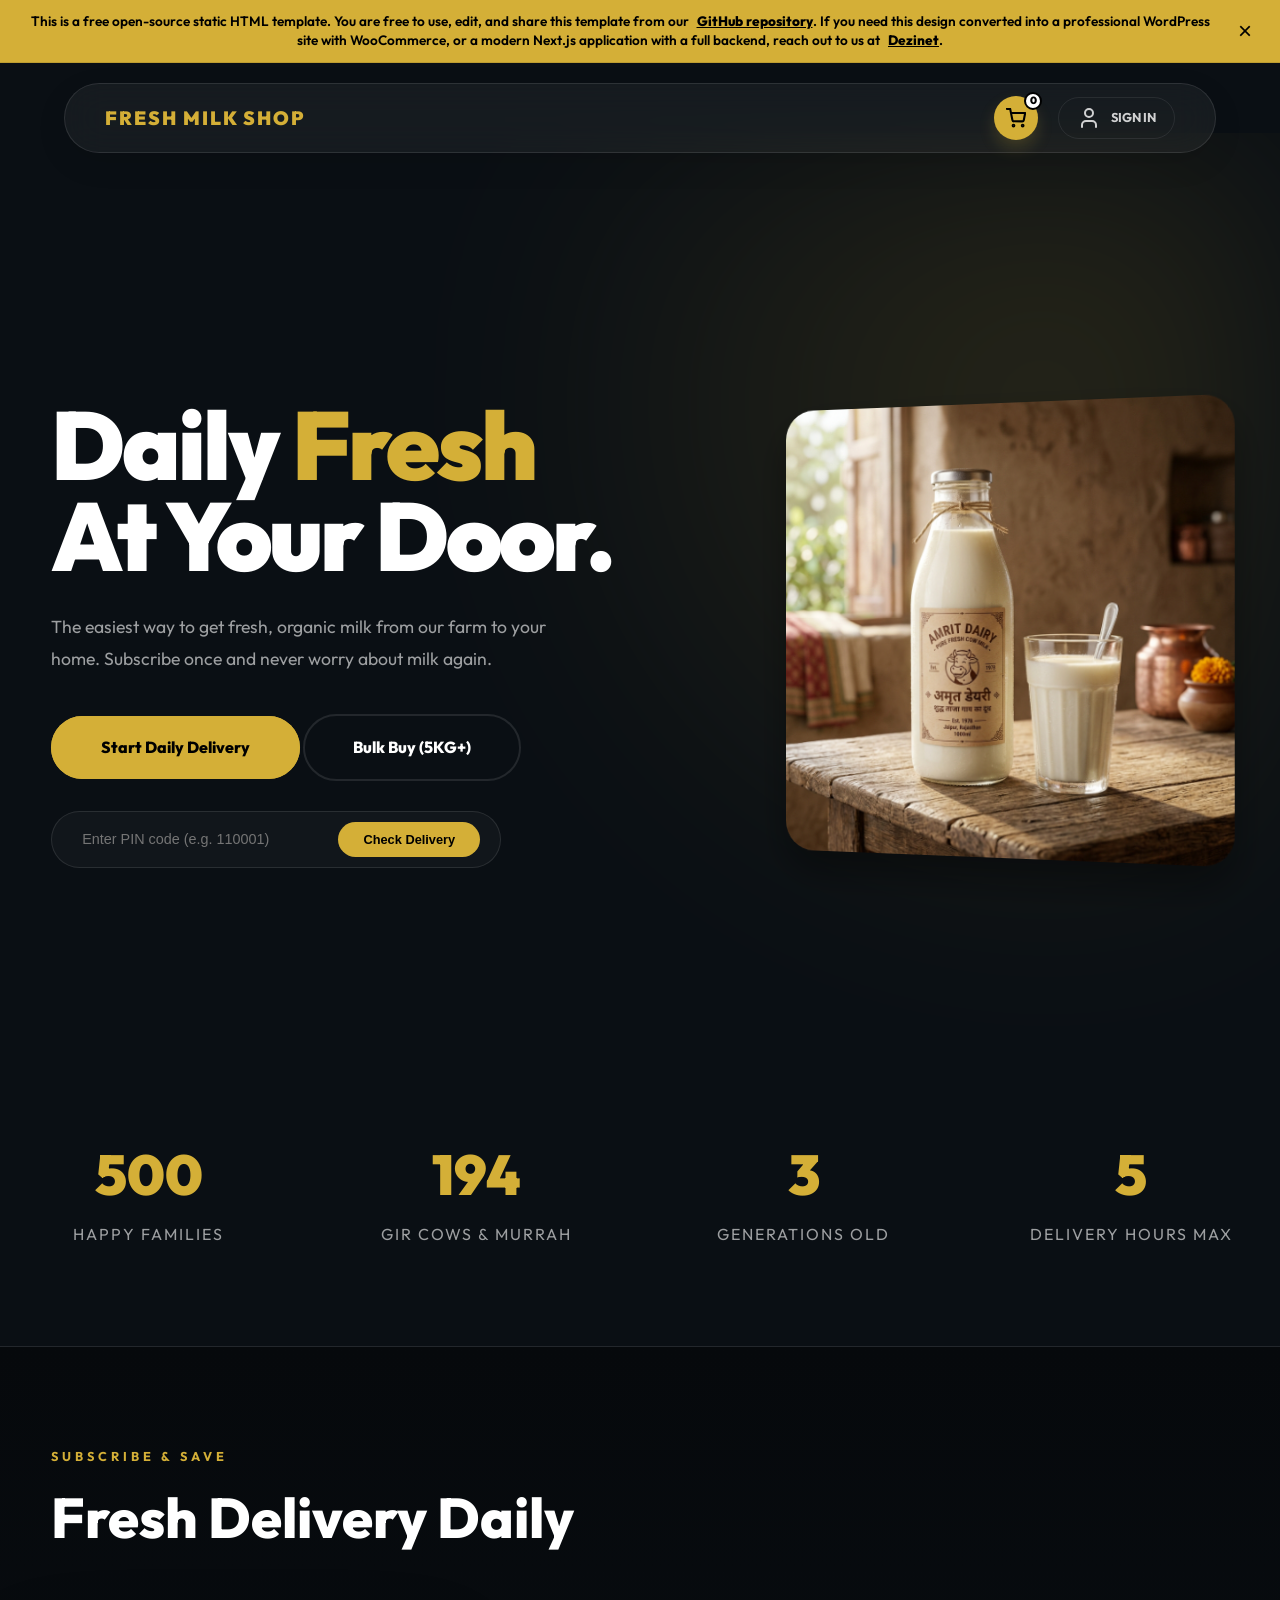
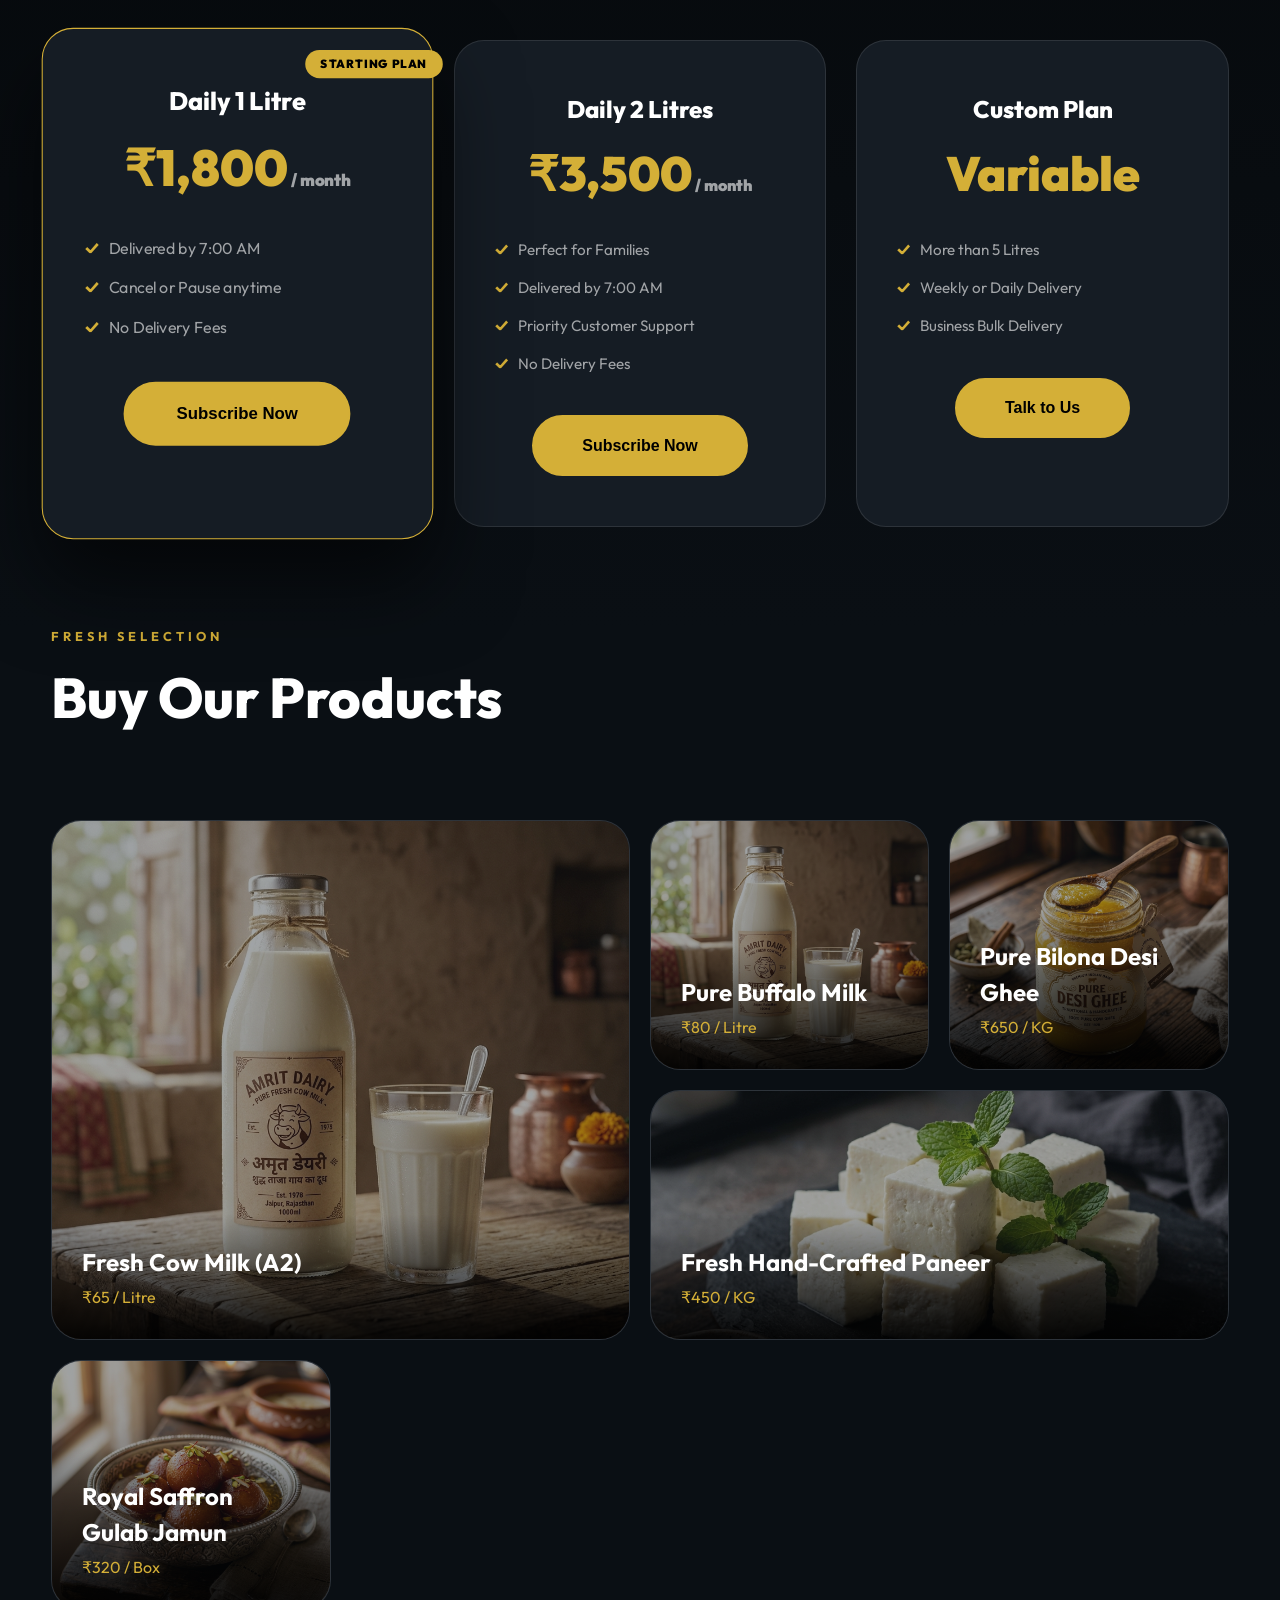
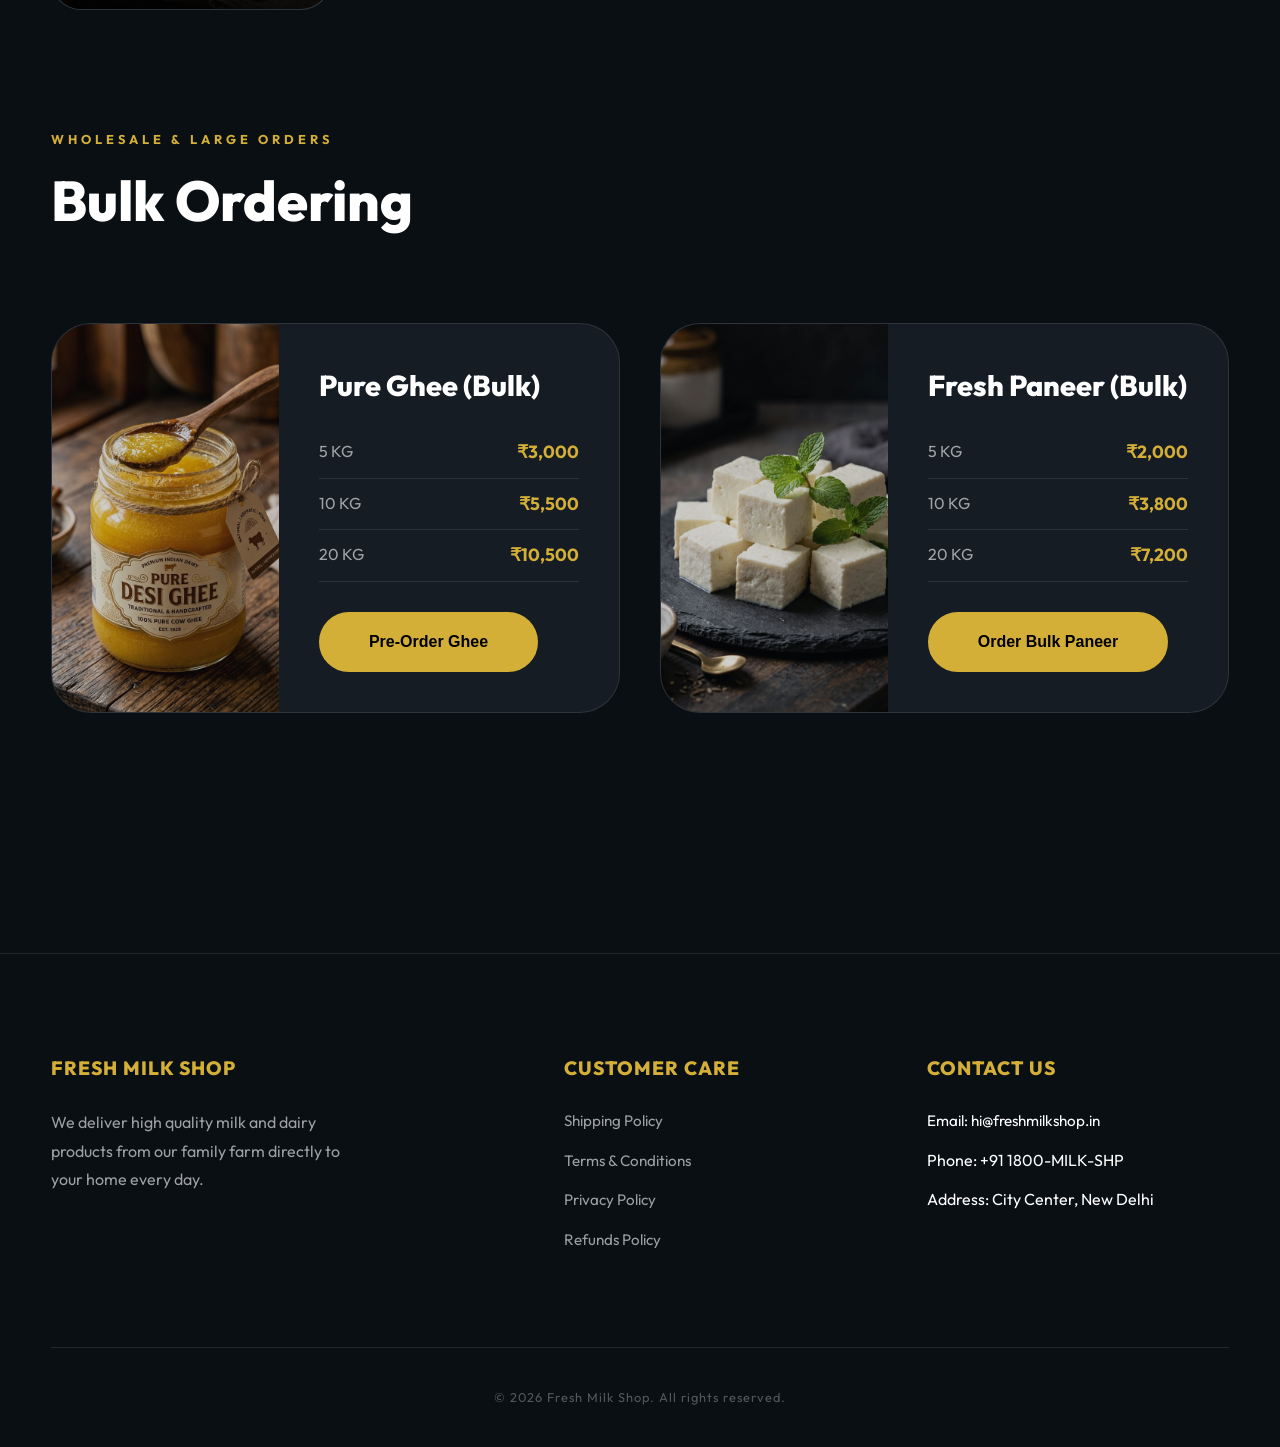
<file: index.html>
<!DOCTYPE html>
<html lang="en">
<head>
  <meta charset="UTF-8">
  <meta name="viewport" content="width=device-width, initial-scale=1.0">
  <title>Fresh Milk Shop | Daily Delivery & Bulk Buy</title>
  <meta name="description" content="Fresh farm milk delivered to your door step every day. Buy in bulk (5KG to 50KG) or subscribe for daily delivery. High quality organic dairy.">
  
  <link rel="preconnect" href="https://fonts.googleapis.com">
  <link rel="preconnect" href="https://fonts.gstatic.com" crossorigin>
  <link href="https://fonts.googleapis.com/css2?family=Outfit:wght@400;500;600;700;800;900&display=swap" rel="stylesheet">
  <link rel="stylesheet" href="style.css">
  <link rel="stylesheet" href="css/header.css">
</head>
<body>

  <!-- Navigation -->
  <nav>
    <div class="hamburger" id="nav-toggle">
      <span></span>
      <span></span>
      <span></span>
    </div>
    <a href="index.html" class="logo">FRESH MILK SHOP</a>
    
    <div class="nav-cta">
      <div class="cart-btn" id="cart-trigger">
        <svg xmlns="http://www.w3.org/2000/svg" width="20" height="20" viewBox="0 0 24 24" fill="none" stroke="#000" stroke-width="2.5" stroke-linecap="round" stroke-linejoin="round"><circle cx="9" cy="21" r="1"></circle><circle cx="20" cy="21" r="1"></circle><path d="M1 1h4l2.68 13.39a2 2 0 0 0 2 1.61h9.72a2 2 0 0 0 2-1.61L23 6H6"></path></svg>
        <span id="cart-count">0</span>
      </div>
      <a href="auth.html" class="profile-link">
        <svg xmlns="http://www.w3.org/2000/svg" width="24" height="24" viewBox="0 0 24 24" fill="none" stroke="currentColor" stroke-width="2" stroke-linecap="round" stroke-linejoin="round"><path d="M19 21v-2a4 4 0 0 0-4-4H9a4 4 0 0 0-4 4v2"></path><circle cx="12" cy="7" r="4"></circle></svg>
        <span>Sign In</span>
      </a>
    </div>
  </nav>

  <ul class="nav-links" id="nav-menu">
    <li><a href="daily.html">Daily Delivery</a></li>
    <li><a href="shop.html">Shop Products</a></li>
    <li><a href="bulk.html">Bulk Buying</a></li>
    <li><a href="about.html">Our Farm</a></li>
    <li class="mobile-only"><a href="javascript:void(0)" id="cart-trigger-mobile">🛒 My Cart</a></li>
    <li class="mobile-only"><a href="auth.html">👤 Sign In / Account</a></li>
  </ul>

  <!-- Hero Section -->
  <section class="hero">
    <div class="hero-bg"></div>
    <div class="container overflow-hidden">
      <div class="hero-text">
        <h1 class="hero-title">Daily <span>Fresh</span><br>At Your Door.</h1>
        <p class="hero-desc">The easiest way to get fresh, organic milk from our farm to your home. Subscribe once and never worry about milk again.</p>
        <div class="hero-btns">
          <a href="daily.html" class="btn-luxe">Start Daily Delivery</a>
          <a href="bulk.html" class="btn-outline">Bulk Buy (5KG+)</a>
        </div>
        
        <!-- Delivery Checker -->
        <div class="pincode-checker">
          <input type="text" id="pincode-input" placeholder="Enter PIN code (e.g. 110001)">
          <button class="btn-luxe-small" onclick="checkDelivery()">Check Delivery</button>
          <p id="pincode-status" class="pincode-status"></p>
        </div>
      </div>
      <div class="hero-img">
        <img src="product_images/fresh_milk_premium_1775389059980.png" alt="Bottle of Fresh Milk">
      </div>
    </div>
  </section>

  <!-- Animated Farm Stats Section -->
  <section class="stats-counter-section container">
    <div class="stats-flex">
      <div class="counter-item">
        <h3 data-target="500">0</h3>
        <p>Happy Families</p>
      </div>
      <div class="counter-item">
        <h3 data-target="200">0</h3>
        <p>Gir Cows & Murrah</p>
      </div>
      <div class="counter-item">
        <h3 data-target="3">0</h3>
        <p>Generations Old</p>
      </div>
      <div class="counter-item">
        <h3 data-target="5">0</h3>
        <p>Delivery Hours Max</p>
      </div>
    </div>
  </section>

  <!-- Daily Delivery Section -->
  <section class="subscription-section" id="daily">
    <div class="container overflow-hidden">
      <header class="section-header">
        <span class="section-label">Subscribe & Save</span>
        <h2 class="section-title">Fresh Delivery Daily</h2>
      </header>
      
      <div class="subscription-grid">
        <div class="sub-card featured">
          <div class="badge">Starting Plan</div>
          <h3>Daily 1 Litre</h3>
          <p class="price">₹1,800<span> / month</span></p>
          <ul>
            <li>Delivered by 7:00 AM</li>
            <li>Cancel or Pause anytime</li>
            <li>No Delivery Fees</li>
          </ul>
          <button class="btn-luxe" onclick="window.location.href='daily.html'">Subscribe Now</button>
        </div>
        <div class="sub-card">
          <h3>Daily 2 Litres</h3>
          <p class="price">₹3,500<span> / month</span></p>
          <ul>
            <li>Perfect for Families</li>
            <li>Delivered by 7:00 AM</li>
            <li>Priority Customer Support</li>
            <li>No Delivery Fees</li>
          </ul>
          <button class="btn-luxe" onclick="window.location.href='daily.html'">Subscribe Now</button>
        </div>
        <div class="sub-card">
          <h3>Custom Plan</h3>
          <p class="price">Variable</p>
          <ul>
            <li>More than 5 Litres</li>
            <li>Weekly or Daily Delivery</li>
            <li>Business Bulk Delivery</li>
          </ul>
          <button class="btn-luxe" onclick="window.location.href='bulk.html'">Talk to Us</button>
        </div>
      </div>
    </div>
  </section>

  <!-- Main Shop (Bento) -->
  <section class="products" id="shop">
    <div class="container overflow-hidden">
      <header class="section-header">
        <span class="section-label">Fresh Selection</span>
        <h2 class="section-title">Buy Our Products</h2>
      </header>
      
      <div class="product-bento" id="product-grid">
        <!-- Populated by JS -->
      </div>
    </div>
  </section>

  <!-- Bulk & Pre-Order -->
  <section class="bulk-section" id="bulk">
    <div class="container overflow-hidden">
      <header class="section-header">
        <span class="section-label">Wholesale & Large Orders</span>
        <h2 class="section-title">Bulk Ordering</h2>
      </header>
      
      <div class="bulk-grid">
        <div class="bulk-card">
          <img src="product_images/desi_ghee_jar_1775389078798.png" alt="Pure Ghee">
          <div class="bulk-info">
            <h3>Pure Ghee (Bulk)</h3>
            <div class="pricing-table">
              <div class="price-row"><span>5 KG</span> <strong>₹3,000</strong></div>
              <div class="price-row"><span>10 KG</span> <strong>₹5,500</strong></div>
              <div class="price-row"><span>20 KG</span> <strong>₹10,500</strong></div>
            </div>
            <button class="btn-luxe" onclick="window.location.href='bulk.html'">Pre-Order Ghee</button>
          </div>
        </div>

        <div class="bulk-card">
          <img src="product_images/fresh_paneer_cubes_1775389099140.png" alt="Fresh Paneer">
          <div class="bulk-info">
            <h3>Fresh Paneer (Bulk)</h3>
            <div class="pricing-table">
              <div class="price-row"><span>5 KG</span> <strong>₹2,000</strong></div>
              <div class="price-row"><span>10 KG</span> <strong>₹3,800</strong></div>
              <div class="price-row"><span>20 KG</span> <strong>₹7,200</strong></div>
            </div>
            <button class="btn-luxe" onclick="window.location.href='bulk.html'">Order Bulk Paneer</button>
          </div>
        </div>
      </div>
    </div>
  </section>

  <!-- Footer -->
  <footer>
    <div class="container overflow-hidden">
      <div class="footer-grid">
        <div class="footer-col">
          <h4>Fresh Milk Shop</h4>
          <p>We deliver high quality milk and dairy products from our family farm directly to your home every day.</p>
        </div>
        <div class="footer-col">
          <h4>Customer Care</h4>
          <ul>
            <li><a href="shipping.html">Shipping Policy</a></li>
            <li><a href="terms.html">Terms & Conditions</a></li>
            <li><a href="privacy.html">Privacy Policy</a></li>
            <li><a href="refunds.html">Refunds Policy</a></li>
          </ul>
        </div>
        <div class="footer-col">
          <h4>Contact Us</h4>
          <ul>
            <li><a href="contact.html" style="color: inherit; text-decoration: none;">Email: hi@freshmilkshop.in</a></li>
            <li>Phone: +91 1800-MILK-SHP</li>
            <li>Address: City Center, New Delhi</li>
          </ul>
        </div>
      </div>
      <div class="copyright">
        &copy; 2026 Fresh Milk Shop. All rights reserved.
      </div>
    </div>
  </footer>

  <!-- Cart Modal Shell -->
  <div class="modal-overlay" id="modal-overlay">
    <div class="cart-sidebar" id="cart-sidebar">
      <header class="cart-header">
        <h3>Your Cart</h3>
        <button class="close-modal" id="close-cart">&times;</button>
      </header>
      
      <div id="cart-items-container" class="cart-items-list">
        <!-- Rendered by JS -->
        <p class="empty-msg" id="empty-cart-msg">Your cart is empty.</p>
      </div>

      <footer class="cart-footer">
        <div class="cart-total">
          <span>Subtotal</span>
          <strong id="cart-total-price">₹0</strong>
        </div>
        <button class="btn-luxe" style="width: 100%;" onclick="window.location.href='checkout.html'">Complete Order</button>
      </footer>
    </div>
  </div>

  <script src="js/products-data.js"></script>
  <script src="main.js"></script>
</body>
</html>
</file>
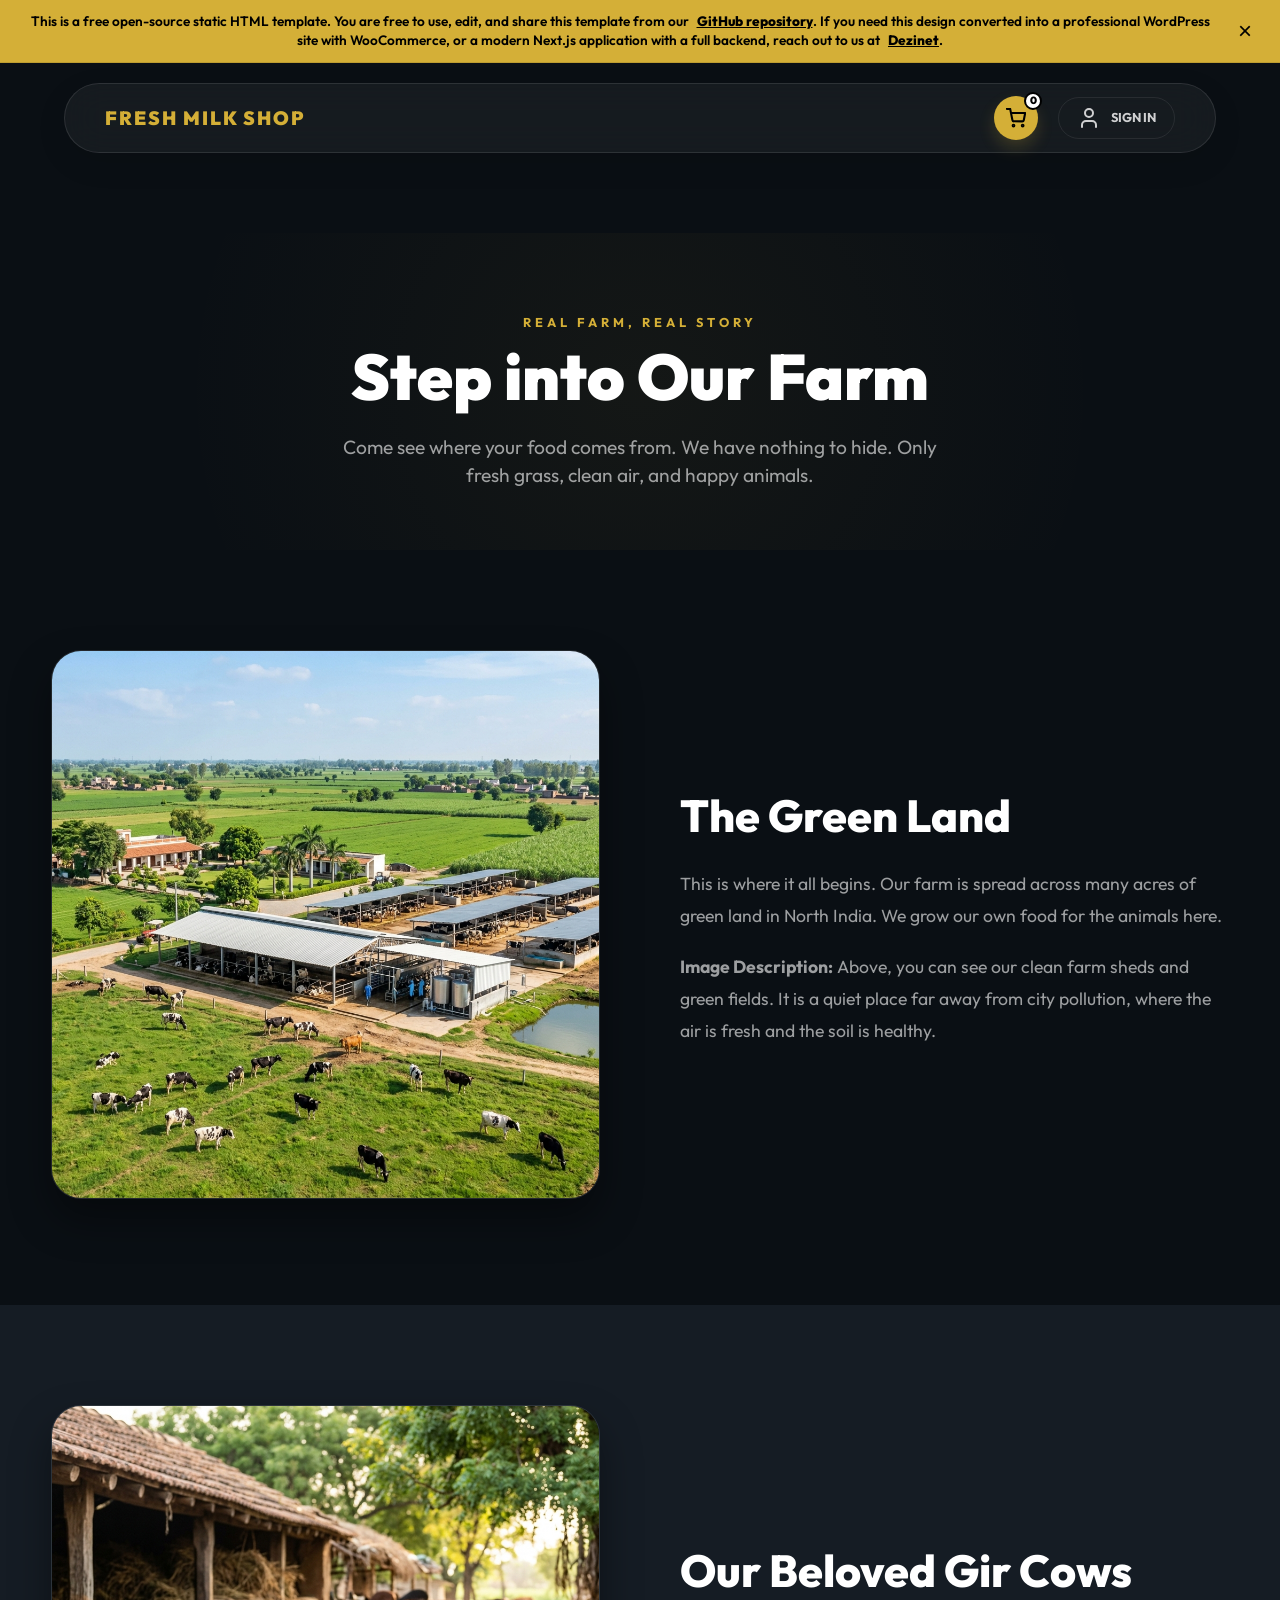
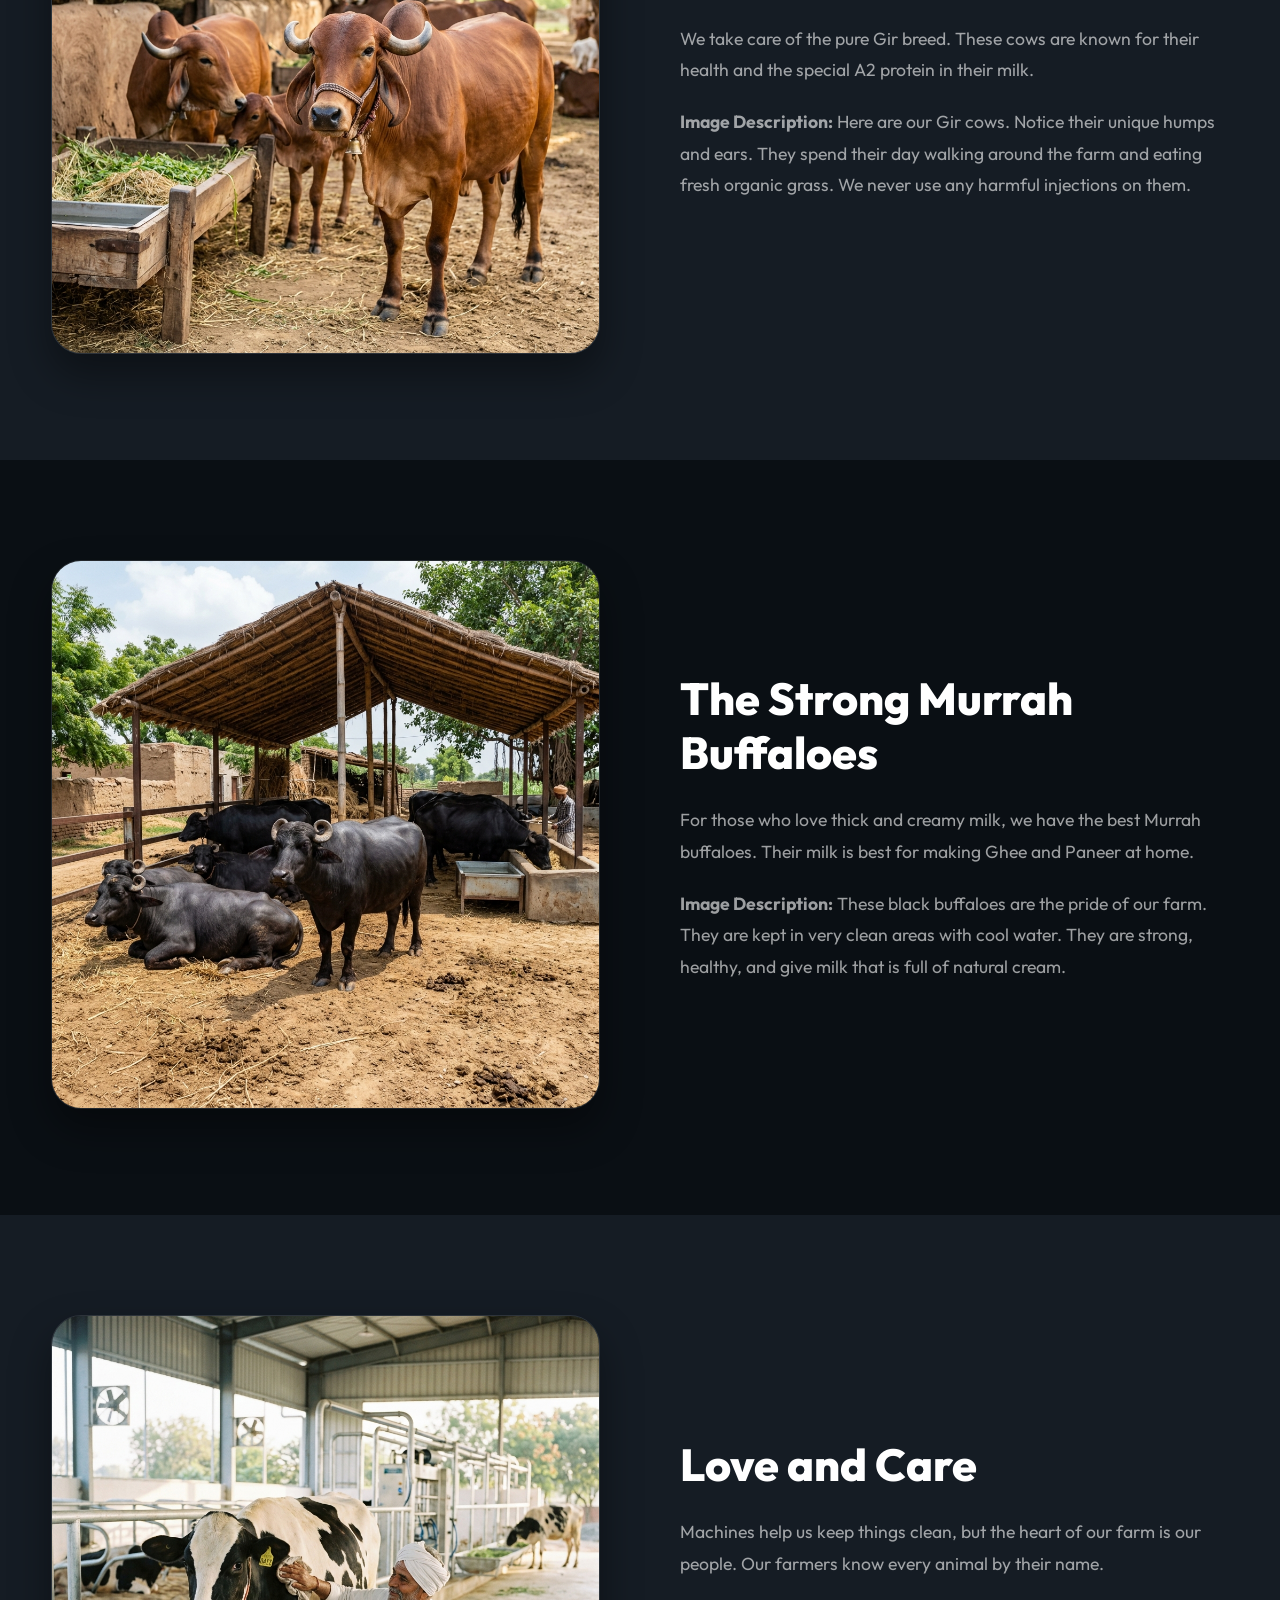
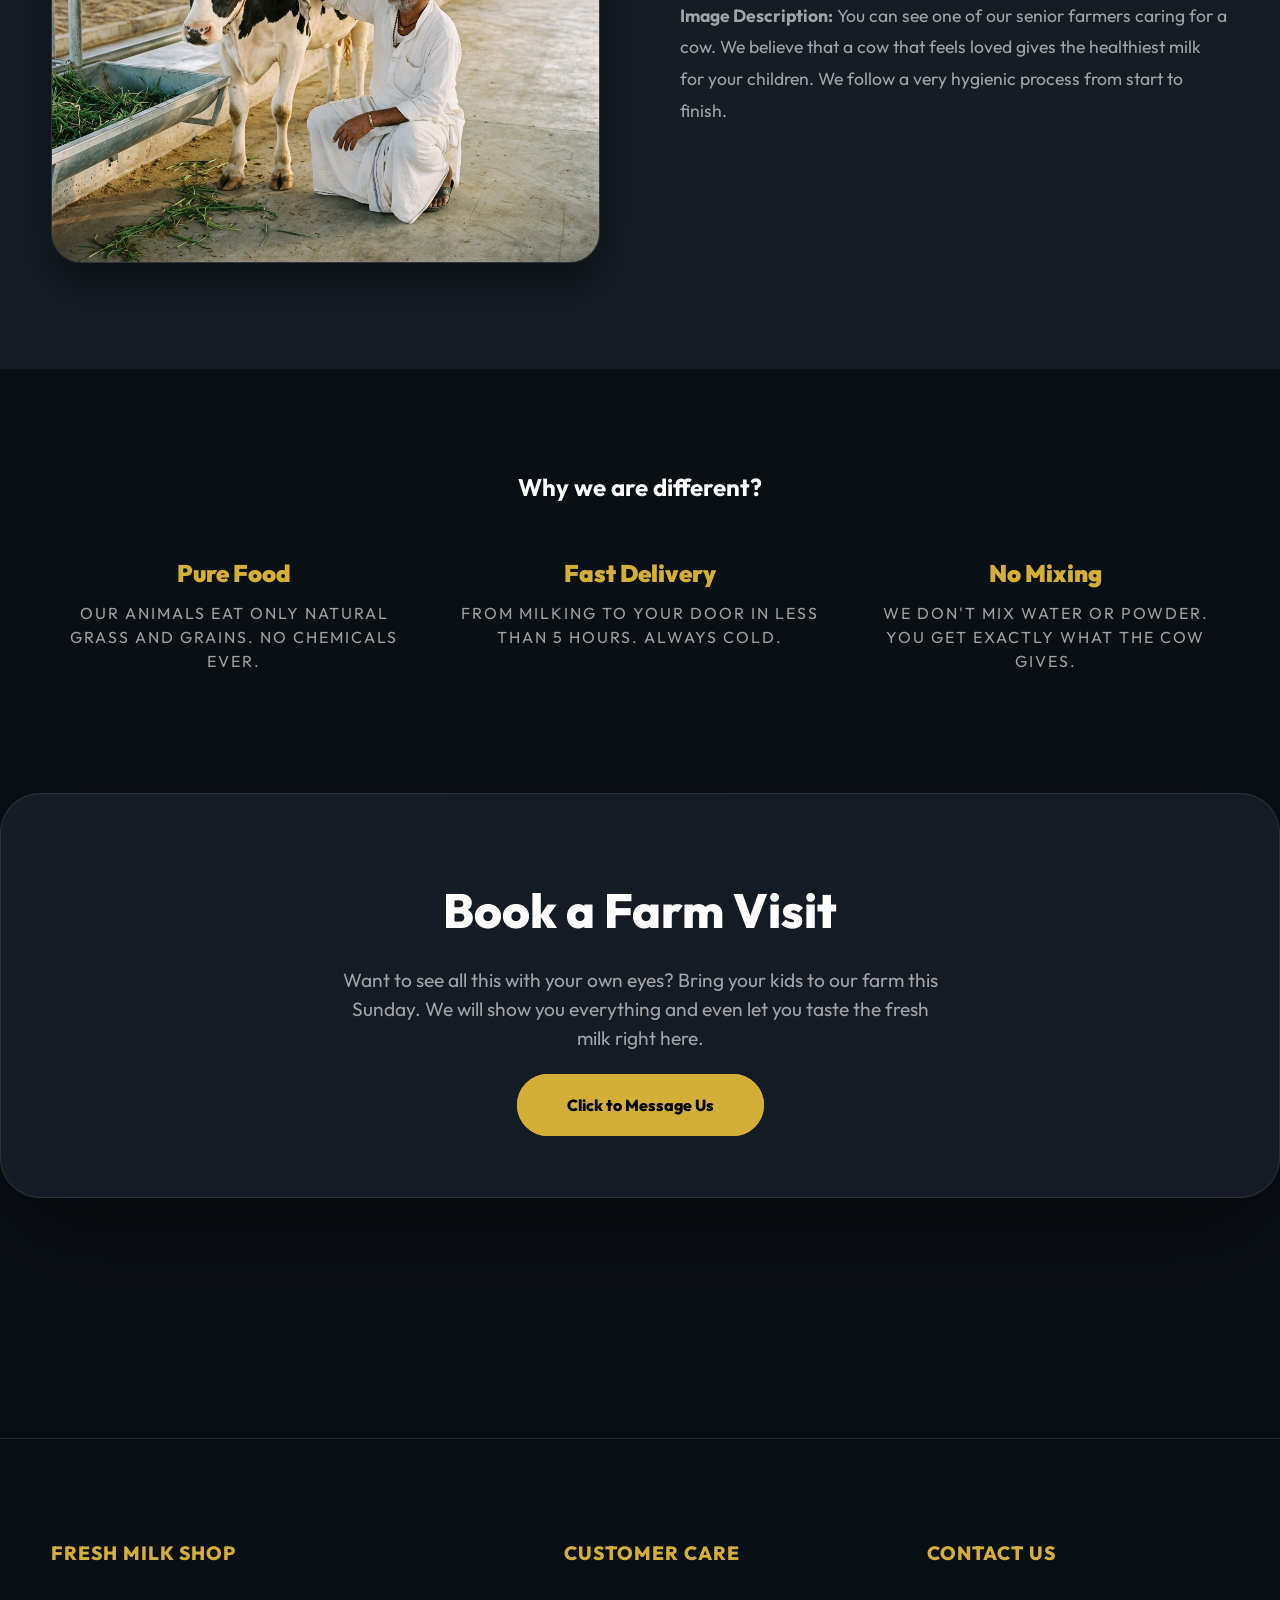
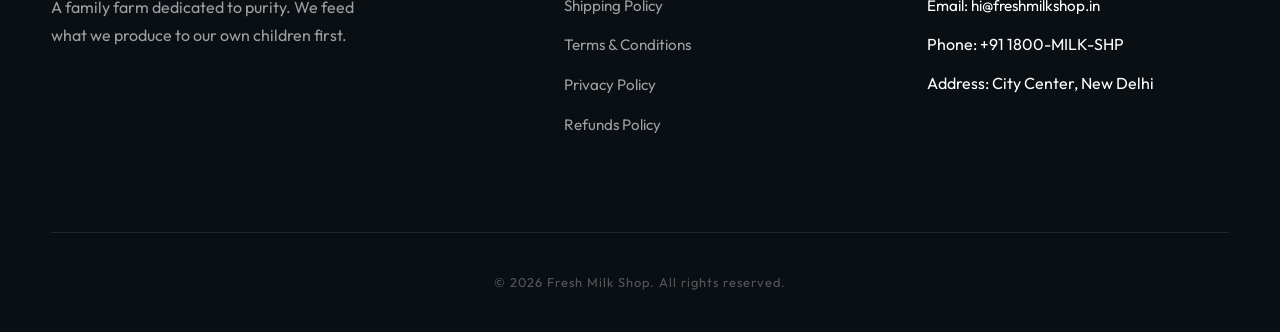
<file: about.html>
<!DOCTYPE html>
<html lang="en">
<head>
  <meta charset="UTF-8">
  <meta name="viewport" content="width=device-width, initial-scale=1.0">
  <title>Our Farm | The Story of Fresh Milk Shop</title>
  <meta name="description" content="A complete tour of our farm. See our healthy cows, strong buffaloes, and meeting our farmers. Pure and honest dairy.">
  
  <link rel="preconnect" href="https://fonts.googleapis.com">
  <link rel="preconnect" href="https://fonts.gstatic.com" crossorigin>
  <link href="https://fonts.googleapis.com/css2?family=Outfit:wght@400;500;600;700;800;900&display=swap" rel="stylesheet">
  
  <link rel="stylesheet" href="style.css">
  <link rel="stylesheet" href="css/header.css">
  <link rel="stylesheet" href="css/about.css">
</head>
<body>

  <!-- Navigation -->
  <nav>
    <div class="hamburger" id="nav-toggle">
      <span></span>
      <span></span>
      <span></span>
    </div>
    <a href="index.html" class="logo">FRESH MILK SHOP</a>
    
    <div class="nav-cta">
      <div class="cart-btn" id="cart-trigger">
        <svg xmlns="http://www.w3.org/2000/svg" width="20" height="20" viewBox="0 0 24 24" fill="none" stroke="#000" stroke-width="2.5" stroke-linecap="round" stroke-linejoin="round"><circle cx="9" cy="21" r="1"></circle><circle cx="20" cy="21" r="1"></circle><path d="M1 1h4l2.68 13.39a2 2 0 0 0 2 1.61h9.72a2 2 0 0 0 2-1.61L23 6H6"></path></svg>
        <span id="cart-count">0</span>
      </div>
      <a href="auth.html" class="profile-link">
        <svg xmlns="http://www.w3.org/2000/svg" width="24" height="24" viewBox="0 0 24 24" fill="none" stroke="currentColor" stroke-width="2" stroke-linecap="round" stroke-linejoin="round"><path d="M19 21v-2a4 4 0 0 0-4-4H9a4 4 0 0 0-4 4v2"></path><circle cx="12" cy="7" r="4"></circle></svg>
        <span>Sign In</span>
      </a>
    </div>
  </nav>

  <ul class="nav-links" id="nav-menu">
    <li><a href="daily.html">Daily Delivery</a></li>
    <li><a href="shop.html">Shop Products</a></li>
    <li><a href="bulk.html">Bulk Buying</a></li>
    <li><a href="about.html">Our Farm</a></li>
    <li class="mobile-only"><a href="javascript:void(0)" id="cart-trigger-mobile">🛒 My Cart</a></li>
    <li class="mobile-only"><a href="auth.html">👤 Account</a></li>
  </ul>

  <main class="about-page">
    <!-- Hero -->
    <header class="about-hero-v2">
      <div class="container">
        <span class="section-label">Real Farm, Real Story</span>
        <h1>Step into <span>Our Farm</span></h1>
        <p>Come see where your food comes from. We have nothing to hide. Only fresh grass, clean air, and happy animals.</p>
      </div>
    </header>

    <!-- 1. The Land -->
    <section class="farm-section">
      <div class="container">
        <div class="about-grid">
          <div class="about-img">
            <img src="product_images/farm_landscape.png" alt="Indian Dairy Farm Landscape">
          </div>
          <div class="about-text">
            <h2>The Green Land</h2>
            <p>This is where it all begins. Our farm is spread across many acres of green land in North India. We grow our own food for the animals here.</p>
            <p><strong>Image Description:</strong> Above, you can see our clean farm sheds and green fields. It is a quiet place far away from city pollution, where the air is fresh and the soil is healthy.</p>
          </div>
        </div>
      </div>
    </section>

    <!-- 2. The Cows -->
    <section class="farm-section alt-bg">
      <div class="container">
        <div class="about-grid reverse">
          <div class="about-img">
            <img src="product_images/gir_cows.png" alt="Healthy Gir Cows">
          </div>
          <div class="about-text">
            <h2>Our Beloved Gir Cows</h2>
            <p>We take care of the pure Gir breed. These cows are known for their health and the special A2 protein in their milk.</p>
            <p><strong>Image Description:</strong> Here are our Gir cows. Notice their unique humps and ears. They spend their day walking around the farm and eating fresh organic grass. We never use any harmful injections on them.</p>
          </div>
        </div>
      </div>
    </section>

    <!-- 3. The Buffaloes -->
    <section class="farm-section">
      <div class="container">
        <div class="about-grid">
          <div class="about-img">
            <img src="product_images/murrah_buffaloes.png" alt="Murrah Buffaloes">
          </div>
          <div class="about-text">
            <h2>The Strong Murrah Buffaloes</h2>
            <p>For those who love thick and creamy milk, we have the best Murrah buffaloes. Their milk is best for making Ghee and Paneer at home.</p>
            <p><strong>Image Description:</strong> These black buffaloes are the pride of our farm. They are kept in very clean areas with cool water. They are strong, healthy, and give milk that is full of natural cream.</p>
          </div>
        </div>
      </div>
    </section>

    <!-- 4. The Farmer -->
    <section class="farm-section alt-bg">
      <div class="container">
        <div class="about-grid reverse">
          <div class="about-img">
            <img src="product_images/milking_process.png" alt="Traditional Farmer Caring for Cows">
          </div>
          <div class="about-text">
            <h2>Love and Care</h2>
            <p>Machines help us keep things clean, but the heart of our farm is our people. Our farmers know every animal by their name.</p>
            <p><strong>Image Description:</strong> You can see one of our senior farmers caring for a cow. We believe that a cow that feels loved gives the healthiest milk for your children. We follow a very hygienic process from start to finish.</p>
          </div>
        </div>
      </div>
    </section>

    <!-- Quality Section -->
    <section class="quality-highlights container" style="margin-top: 100px;">
      <h2 style="text-align: center; margin-bottom: 50px;">Why we are different?</h2>
      <div class="stats-grid">
          <div class="stat-card">
            <h3 style="font-size: 1.5rem;">Pure Food</h3>
            <p>Our animals eat only natural grass and grains. No chemicals ever.</p>
          </div>
          <div class="stat-card">
            <h3 style="font-size: 1.5rem;">Fast Delivery</h3>
            <p>From milking to your door in less than 5 hours. Always cold.</p>
          </div>
          <div class="stat-card">
            <h3 style="font-size: 1.5rem;">No Mixing</h3>
            <p>We don't mix water or powder. You get exactly what the cow gives.</p>
          </div>
      </div>
    </section>

    <!-- Final Visit CTA -->
    <section class="visit-cta container">
      <div class="cta-box">
        <h2>Book a Farm Visit</h2>
        <p>Want to see all this with your own eyes? Bring your kids to our farm this Sunday. We will show you everything and even let you taste the fresh milk right here.</p>
        <a href="contact.html" class="btn-luxe">Click to Message Us</a>
      </div>
    </section>
  </main>

  <!-- Footer -->
  <footer>
    <div class="container">
      <div class="footer-grid">
        <div class="footer-col">
          <h4>Fresh Milk Shop</h4>
          <p>A family farm dedicated to purity. We feed what we produce to our own children first.</p>
        </div>
        <div class="footer-col">
          <h4>Customer Care</h4>
          <ul>
            <li><a href="shipping.html">Shipping Policy</a></li>
            <li><a href="terms.html">Terms & Conditions</a></li>
            <li><a href="privacy.html">Privacy Policy</a></li>
            <li><a href="refunds.html">Refunds Policy</a></li>
          </ul>
        </div>
        <div class="footer-col">
          <h4>Contact Us</h4>
          <ul>
            <li><a href="contact.html" style="color: inherit; text-decoration: none;">Email: hi@freshmilkshop.in</a></li>
            <li>Phone: +91 1800-MILK-SHP</li>
            <li>Address: City Center, New Delhi</li>
          </ul>
        </div>
      </div>
      <div class="copyright">
        &copy; 2026 Fresh Milk Shop. All rights reserved.
      </div>
    </div>
  </footer>

  <!-- Cart Modal Shell -->
  <div class="modal-overlay" id="modal-overlay">
    <div class="cart-sidebar" id="cart-sidebar">
      <header class="cart-header">
        <h3>Your Cart</h3>
        <button class="close-modal" id="close-cart">&times;</button>
      </header>
      
      <div id="cart-items-container" class="cart-items-list">
        <!-- Rendered by JS -->
        <p class="empty-msg" id="empty-cart-msg">Your cart is empty.</p>
      </div>

      <footer class="cart-footer">
        <div class="cart-total">
          <span>Subtotal</span>
          <strong id="cart-total-price">₹0</strong>
        </div>
        <button class="btn-luxe" style="width: 100%;" onclick="window.location.href='checkout.html'">Complete Order</button>
      </footer>
    </div>
  </div>

  <script src="js/products-data.js"></script>
  <script src="main.js"></script>
</body>
</html>
</file>
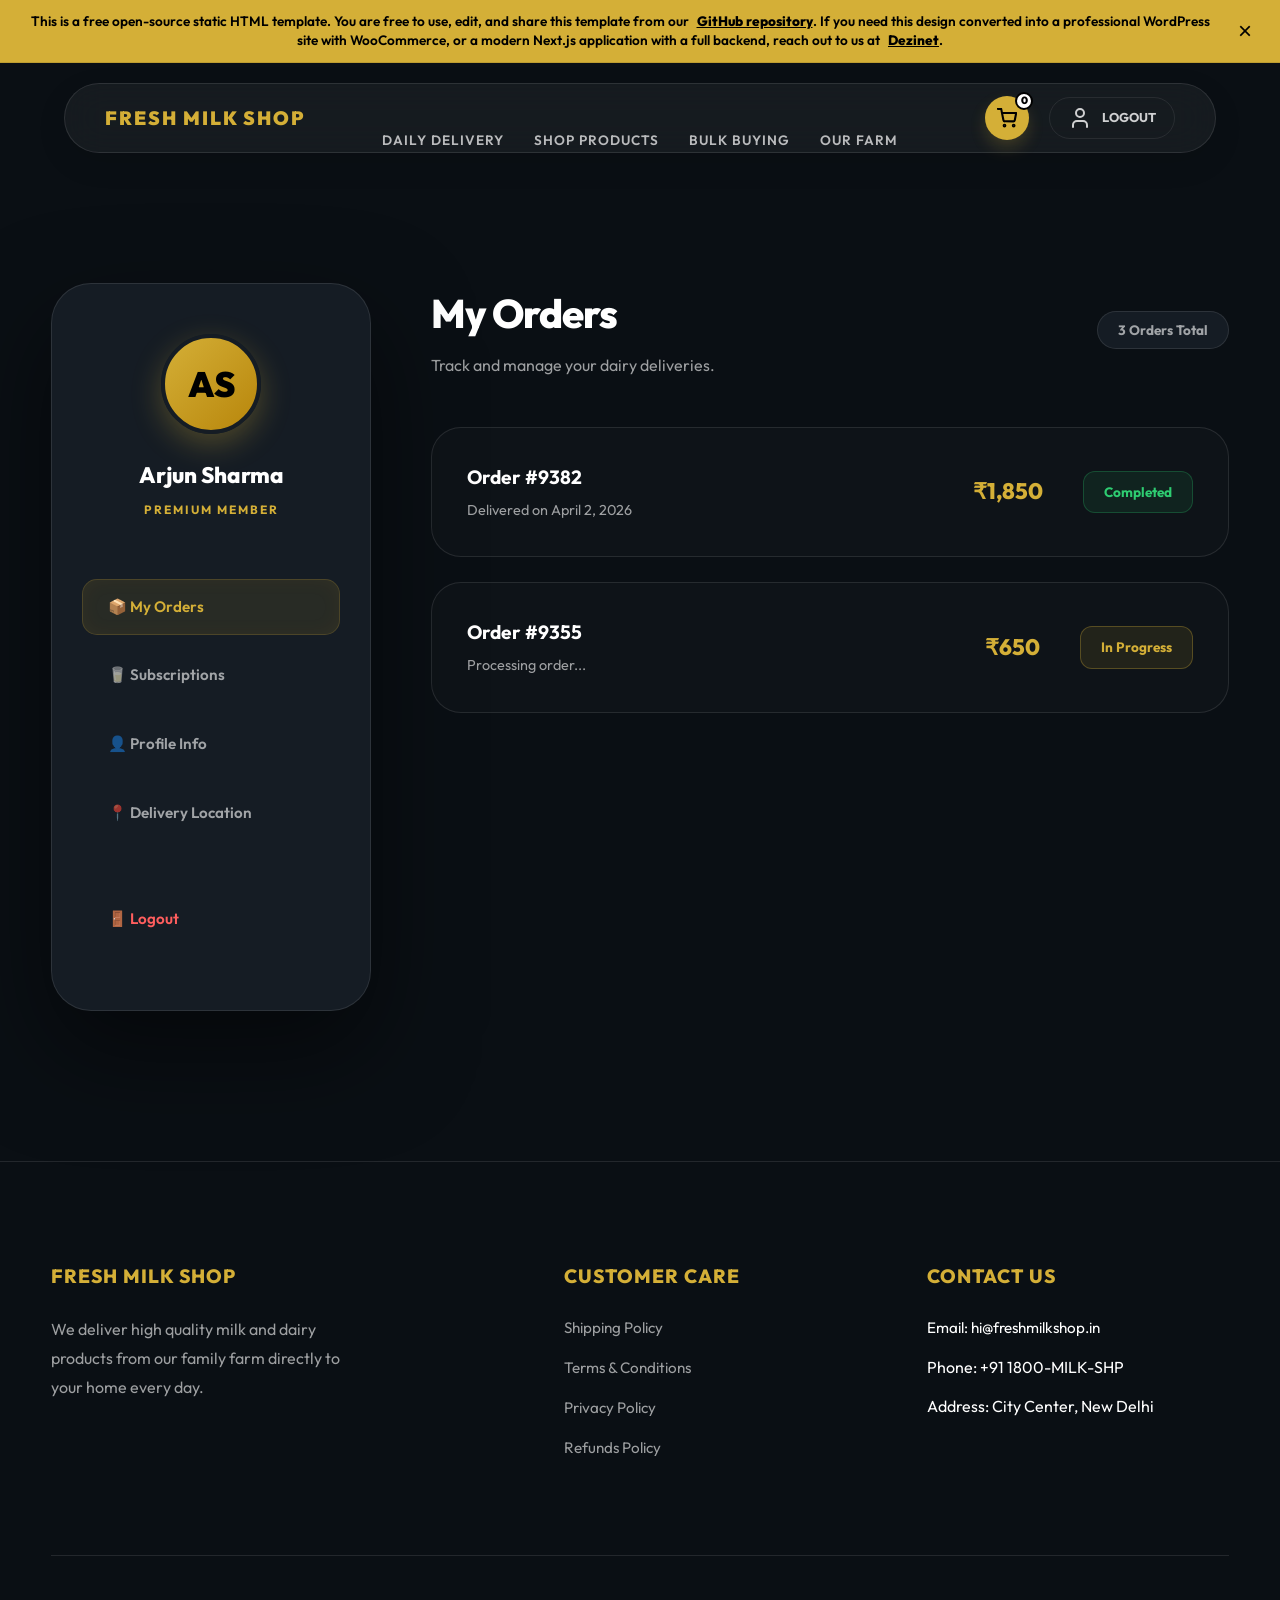
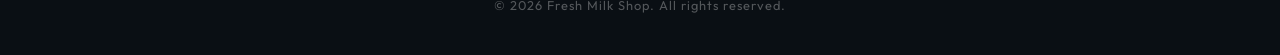
<file: account.html>
<!DOCTYPE html>
<html lang="en">
<head>
  <meta charset="UTF-8">
  <meta name="viewport" content="width=device-width, initial-scale=1.0">
  <title>My Account | Fresh Milk Shop</title>
  <link rel="preconnect" href="https://fonts.googleapis.com">
  <link rel="preconnect" href="https://fonts.gstatic.com" crossorigin>
  <link href="https://fonts.googleapis.com/css2?family=Outfit:wght@400;500;600;700;800;900&display=swap" rel="stylesheet">
  <link rel="stylesheet" href="style.css">
  <link rel="stylesheet" href="css/header.css">
  <link rel="stylesheet" href="css/account.css">
</head>
<body class="account-page">

  <nav>
    <div class="hamburger" id="nav-toggle">
      <span></span>
      <span></span>
      <span></span>
    </div>
    <a href="index.html" class="logo">FRESH MILK SHOP</a>
    <ul class="nav-links" id="nav-menu">
      <li><a href="daily.html">Daily Delivery</a></li>
      <li><a href="shop.html">Shop Products</a></li>
      <li><a href="bulk.html">Bulk Buying</a></li>
      <li><a href="about.html">Our Farm</a></li>
      <li class="mobile-only"><a href="javascript:void(0)" id="cart-trigger-mobile">🛒 My Cart</a></li>
      <li class="mobile-only"><a href="index.html">🚪 Logout</a></li>
    </ul>
    <div class="nav-cta">
      <div class="cart-btn" id="cart-trigger">
        <svg xmlns="http://www.w3.org/2000/svg" width="20" height="20" viewBox="0 0 24 24" fill="none" stroke="#000" stroke-width="2.5" stroke-linecap="round" stroke-linejoin="round"><circle cx="9" cy="21" r="1"></circle><circle cx="20" cy="21" r="1"></circle><path d="M1 1h4l2.68 13.39a2 2 0 0 0 2 1.61h9.72a2 2 0 0 0 2-1.61L23 6H6"></path></svg>
        <span id="cart-count">0</span>
      </div>
      <a href="index.html" class="profile-link">
        <svg xmlns="http://www.w3.org/2000/svg" width="24" height="24" viewBox="0 0 24 24" fill="none" stroke="currentColor" stroke-width="2" stroke-linecap="round" stroke-linejoin="round"><path d="M19 21v-2a4 4 0 0 0-4-4H9a4 4 0 0 0-4 4v2"></path><circle cx="12" cy="7" r="4"></circle></svg>
        <span>Logout</span>
      </a>
    </div>
  </nav>

  <main class="container account-container">
    <aside class="account-sidebar">
      <div class="user-brief">
        <div class="avatar">AS</div>
        <h3>Arjun Sharma</h3>
        <p>Premium Member</p>
      </div>
      <ul class="account-tabs">
        <li class="active" onclick="switchTab('orders')">📦 My Orders</li>
        <li onclick="switchTab('subscriptions')">🥛 Subscriptions</li>
        <li onclick="switchTab('profile')">👤 Profile Info</li>
        <li onclick="switchTab('address')">📍 Delivery Location</li>
        <li class="logout-tab"><a href="index.html">🚪 Logout</a></li>
      </ul>
    </aside>

    <section class="account-content">
      <!-- ORDERS SECTION -->
      <div id="orders-tab" class="tab-view active">
        <header class="tab-header">
          <div class="header-main">
            <h2>My Orders</h2>
            <p class="header-sub">Track and manage your dairy deliveries.</p>
          </div>
          <span class="badge">3 Orders Total</span>
        </header>
        <div class="order-list">
          <div class="order-item">
            <div class="order-info">
              <h4>Order #9382</h4>
              <p>Delivered on April 2, 2026</p>
            </div>
            <div class="order-total">₹1,850</div>
            <span class="status-btn">Completed</span>
          </div>
          <div class="order-item">
            <div class="order-info">
              <h4>Order #9355</h4>
              <p>Processing order...</p>
            </div>
            <div class="order-total">₹650</div>
            <span class="status-btn processing">In Progress</span>
          </div>
        </div>
      </div>

      <!-- SUBSCRIPTION SECTION -->
      <div id="subscriptions-tab" class="tab-view">
        <header class="tab-header">
          <h2>Active Subscriptions</h2>
          <a href="daily.html" class="text-link">+ New Plan</a>
        </header>
        <div class="subscription-item featured">
          <div class="sub-info">
            <h3>Daily 2 Litres Plan</h3>
            <p id="sub-status-text">Status: <span style="color: var(--accent-gold); font-weight: 800;">ACTIVE</span></p>
            <p>Next delivery: Tomorrow, 7:00 AM</p>
          </div>
          <div class="sub-price">₹3,500<span>/mo</span></div>
          <div class="sub-actions">
            <button class="btn-luxe-small" id="pause-sub-btn" onclick="toggleSubscription()">Pause Plan</button>
          </div>
        </div>
      </div>

      <script>
        let isPaused = false;
        function toggleSubscription() {
          const btn = document.getElementById('pause-sub-btn');
          const status = document.getElementById('sub-status-text');
          isPaused = !isPaused;
          if (isPaused) {
            btn.innerText = "Resume Plan";
            btn.style.backgroundColor = "transparent";
            btn.style.color = "var(--accent-gold)";
            btn.style.border = "1px solid var(--accent-gold)";
            status.innerHTML = 'Status: <span style="color: #ff4d4d; font-weight: 800;">PAUSED</span>';
          } else {
            btn.innerText = "Pause Plan";
            btn.style.backgroundColor = "var(--accent-gold)";
            btn.style.color = "#000";
            status.innerHTML = 'Status: <span style="color: var(--accent-gold); font-weight: 800;">ACTIVE</span>';
          }
        }
      </script>

      <!-- PROFILE SECTION (REFINED) -->
      <div id="profile-tab" class="tab-view">
        <header class="tab-header">
          <div class="header-main">
            <h2>Personal Information</h2>
            <p class="header-sub">Manage your profile and delivery preferences.</p>
          </div>
        </header>

        <form class="auth-form profile-form">
          <!-- Basic Info -->
          <div class="profile-section-title">👤 Basic Details</div>
          <div class="form-grid">
            <div class="form-group">
              <label>Full Name</label>
              <input type="text" value="Arjun Sharma">
            </div>
            <div class="form-group">
              <label>Email Address</label>
              <input type="email" value="arjun.sharma@example.in" disabled>
            </div>
            <div class="form-group">
              <label>Primary Phone</label>
              <input type="tel" value="+91 99990 00000">
            </div>
            <div class="form-group">
              <label>Secondary Phone (Optional)</label>
              <input type="tel" placeholder="+91-XXXXX-XXXXX">
            </div>
          </div>

          <!-- Delivery Preferences -->
          <div class="profile-section-title">🚛 Delivery Preferences</div>
          <div class="form-grid">
            <div class="form-group">
              <label>Default Delivery Slot</label>
              <select class="luxe-select">
                <option>Early Morning (6:00 AM - 7:00 AM)</option>
                <option>Morning (7:30 AM - 9:00 AM)</option>
                <option>Evening (5:00 PM - 7:00 PM)</option>
              </select>
            </div>
            <div class="form-group">
              <label>Milk Preference</label>
              <select class="luxe-select">
                <option>Cow Milk (A2)</option>
                <option>Buffalo Milk</option>
                <option>Organic Toned</option>
              </select>
            </div>
          </div>

          <!-- Security -->
          <div class="profile-section-title">🔒 Account Security</div>
          <div class="form-grid">
            <div class="form-group">
              <label>Current Password</label>
              <input type="password" placeholder="••••••••">
            </div>
            <div class="form-group">
              <label>New Password</label>
              <input type="password" placeholder="Min 8 characters">
            </div>
          </div>

          <div class="form-actions">
            <button type="submit" class="btn-luxe">Update All Settings</button>
            <button type="button" class="btn-outline" style="padding: 15px 30px;">Discard Changes</button>
          </div>
        </form>
      </div>

      <!-- ADDRESS SECTION (REFINED) -->
      <div id="address-tab" class="tab-view">
        <header class="tab-header">
          <div class="header-main">
            <h2>Delivery Addresses</h2>
            <p class="header-sub">Manage where you receive your daily fresh milk.</p>
          </div>
          <button class="btn-luxe" style="padding: 10px 25px; font-size: 0.85rem;">+ Add New</button>
        </header>

        <div class="address-grid">
          <!-- Primary Address -->
          <div class="address-card active">
            <div class="address-header">
              <span class="address-tag">Home</span>
              <span class="status-pill">Primary</span>
            </div>
            <div class="address-body">
              <h4>Arjun Sharma</h4>
              <p>123 Farm View, Sector 45, New Delhi - 110001</p>
              <p class="phone-sub">📞 +91 99990 00000</p>
            </div>
            <div class="address-footer">
              <button class="icon-btn">✏️ Edit</button>
              <button class="icon-btn remove">🗑️ Delete</button>
            </div>
          </div>

          <!-- Secondary Address -->
          <div class="address-card">
            <div class="address-header">
              <span class="address-tag">Office</span>
            </div>
            <div class="address-body">
              <h4>Arjun Sharma</h4>
              <p>WorkSpace Hub, Block C, Gurugram, Haryana - 122002</p>
              <p class="phone-sub">📞 +91 99990 00000</p>
            </div>
            <div class="address-footer">
              <button class="icon-btn">✏️ Edit</button>
              <button class="icon-btn remove">🗑️ Delete</button>
              <button class="set-default-btn">Set as Primary</button>
            </div>
          </div>

          <!-- Placeholder for adding new -->
          <div class="address-card add-placeholder">
            <div class="add-icon">+</div>
            <p>Add New Address</p>
          </div>
        </div>
      </div>

    </section>
  </main>

  <!-- Footer -->
  <footer>
    <div class="container">
      <div class="footer-grid">
        <div class="footer-col">
          <h4>Fresh Milk Shop</h4>
          <p>We deliver high quality milk and dairy products from our family farm directly to your home every day.</p>
        </div>
        <div class="footer-col">
          <h4>Customer Care</h4>
          <ul>
            <li><a href="shipping.html">Shipping Policy</a></li>
            <li><a href="terms.html">Terms & Conditions</a></li>
            <li><a href="privacy.html">Privacy Policy</a></li>
            <li><a href="refunds.html">Refunds Policy</a></li>
          </ul>
        </div>
        <div class="footer-col">
          <h4>Contact Us</h4>
          <ul>
            <li><a href="contact.html" style="color: inherit; text-decoration: none;">Email: hi@freshmilkshop.in</a></li>
            <li>Phone: +91 1800-MILK-SHP</li>
            <li>Address: City Center, New Delhi</li>
          </ul>
        </div>
      </div>
      <div class="copyright">
        &copy; 2026 Fresh Milk Shop. All rights reserved.
      </div>
    </div>
  </footer>

  <!-- Cart Modal Shell -->
  <div class="modal-overlay" id="modal-overlay">
    <div class="cart-sidebar" id="cart-sidebar">
      <header class="cart-header">
        <h3>Your Cart</h3>
        <button class="close-modal" id="close-cart">&times;</button>
      </header>
      
      <div id="cart-items-container" class="cart-items-list">
        <!-- Rendered by JS -->
        <p class="empty-msg" id="empty-cart-msg">Your cart is empty.</p>
      </div>

      <footer class="cart-footer">
        <div class="cart-total">
          <span>Subtotal</span>
          <strong id="cart-total-price">₹0</strong>
        </div>
        <button class="btn-luxe" style="width: 100%;" onclick="window.location.href='checkout.html'">Complete Order</button>
      </footer>
    </div>
  </div>

  <script src="main.js"></script>
  <script src="js/account.js"></script>
</body>
</html>
</file>
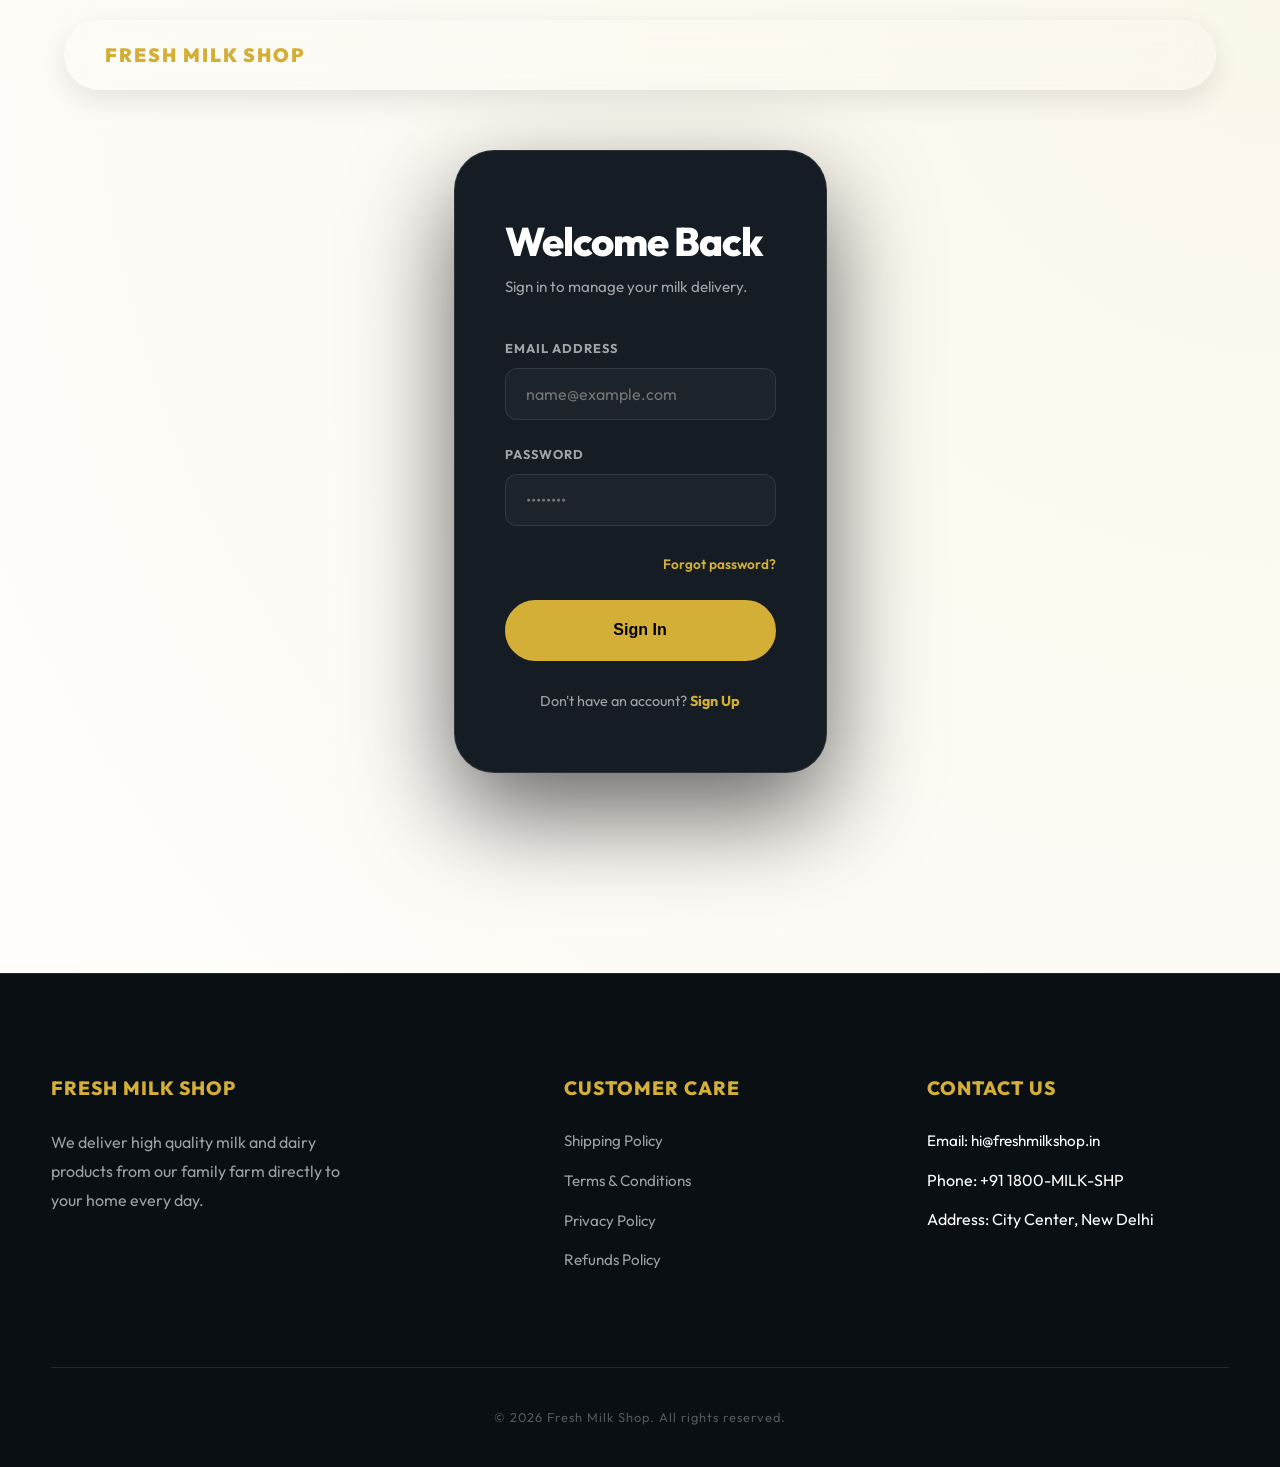
<file: auth.html>
<!DOCTYPE html>
<html lang="en">
<head>
  <meta charset="UTF-8">
  <meta name="viewport" content="width=device-width, initial-scale=1.0">
  <title>Account | Fresh Milk Shop</title>
  <link rel="preconnect" href="https://fonts.googleapis.com">
  <link rel="preconnect" href="https://fonts.gstatic.com" crossorigin>
  <link href="https://fonts.googleapis.com/css2?family=Outfit:wght@400;500;600;700;800;900&display=swap" rel="stylesheet">
  <link rel="stylesheet" href="style.css">
  <link rel="stylesheet" href="css/header.css">
  <link rel="stylesheet" href="css/login.css">
</head>
<body class="auth-page">

  <nav>
    <a href="index.html" class="logo">FRESH MILK SHOP</a>
  </nav>

  <main class="container auth-container">
    <div class="auth-card">
      
      <!-- SIGN IN SECTION -->
      <section id="signin-section" class="auth-view active">
        <h2>Welcome Back</h2>
        <p class="auth-subtitle">Sign in to manage your milk delivery.</p>
        <form id="signin-form" class="auth-form">
          <div class="form-group">
            <label>Email Address</label>
            <input type="text" placeholder="name@example.com">
          </div>
          <div class="form-group">
            <label>Password</label>
            <input type="password" placeholder="••••••••">
          </div>
          <div class="form-footer">
            <a href="javascript:void(0)" onclick="switchView('forgot')" class="text-link">Forgot password?</a>
          </div>
          <button type="submit" class="btn-luxe" style="width: 100%;">Sign In</button>
        </form>
        <p class="auth-switch">Don't have an account? <a href="javascript:void(0)" onclick="switchView('signup')">Sign Up</a></p>
      </section>

      <!-- SIGN UP SECTION -->
      <section id="signup-section" class="auth-view">
        <h2>Create Account</h2>
        <p class="auth-subtitle">Join the Daily Fresh community today.</p>
        <form id="signup-form" class="auth-form">
          <div class="form-group">
            <label>Full Name</label>
            <input type="text" placeholder="Arjun Sharma">
          </div>
          <div class="form-group">
            <label>Email Address</label>
            <input type="text" placeholder="name@example.com">
          </div>
          <div class="form-group">
            <label>Password</label>
            <input type="password" placeholder="••••••••">
          </div>
          <button type="submit" class="btn-luxe" style="width: 100%;">Create Account</button>
        </form>
        <p class="auth-switch">Already have an account? <a href="javascript:void(0)" onclick="switchView('signin')">Sign In</a></p>
      </section>

      <!-- FORGOT PASSWORD SECTION -->
      <section id="forgot-section" class="auth-view">
        <h2>Reset Password</h2>
        <p class="auth-subtitle">We'll send a link to your email to reset your password.</p>
        <form id="forgot-form" class="auth-form">
          <div class="form-group">
            <label>Email Address</label>
            <input type="text" placeholder="name@example.com">
          </div>
          <button type="submit" class="btn-luxe" style="width: 100%;">Send Reset Link</button>
        </form>
        <p class="auth-switch"><a href="javascript:void(0)" onclick="switchView('signin')">Back to Sign In</a></p>
      </section>

    </div>
  </main>

  <!-- Footer -->
  <footer>
    <div class="container">
      <div class="footer-grid">
        <div class="footer-col">
          <h4>Fresh Milk Shop</h4>
          <p>We deliver high quality milk and dairy products from our family farm directly to your home every day.</p>
        </div>
        <div class="footer-col">
          <h4>Customer Care</h4>
          <ul>
            <li><a href="shipping.html">Shipping Policy</a></li>
            <li><a href="terms.html">Terms & Conditions</a></li>
            <li><a href="privacy.html">Privacy Policy</a></li>
            <li><a href="refunds.html">Refunds Policy</a></li>
          </ul>
        </div>
        <div class="footer-col">
          <h4>Contact Us</h4>
          <ul>
            <li><a href="contact.html" style="color: inherit; text-decoration: none;">Email: hi@freshmilkshop.in</a></li>
            <li>Phone: +91 1800-MILK-SHP</li>
            <li>Address: City Center, New Delhi</li>
          </ul>
        </div>
      </div>
      <div class="copyright">
        &copy; 2026 Fresh Milk Shop. All rights reserved.
      </div>
    </div>
  </footer>

  <script src="main.js"></script>
  <script src="js/login.js"></script>
</body>
</html>
</file>
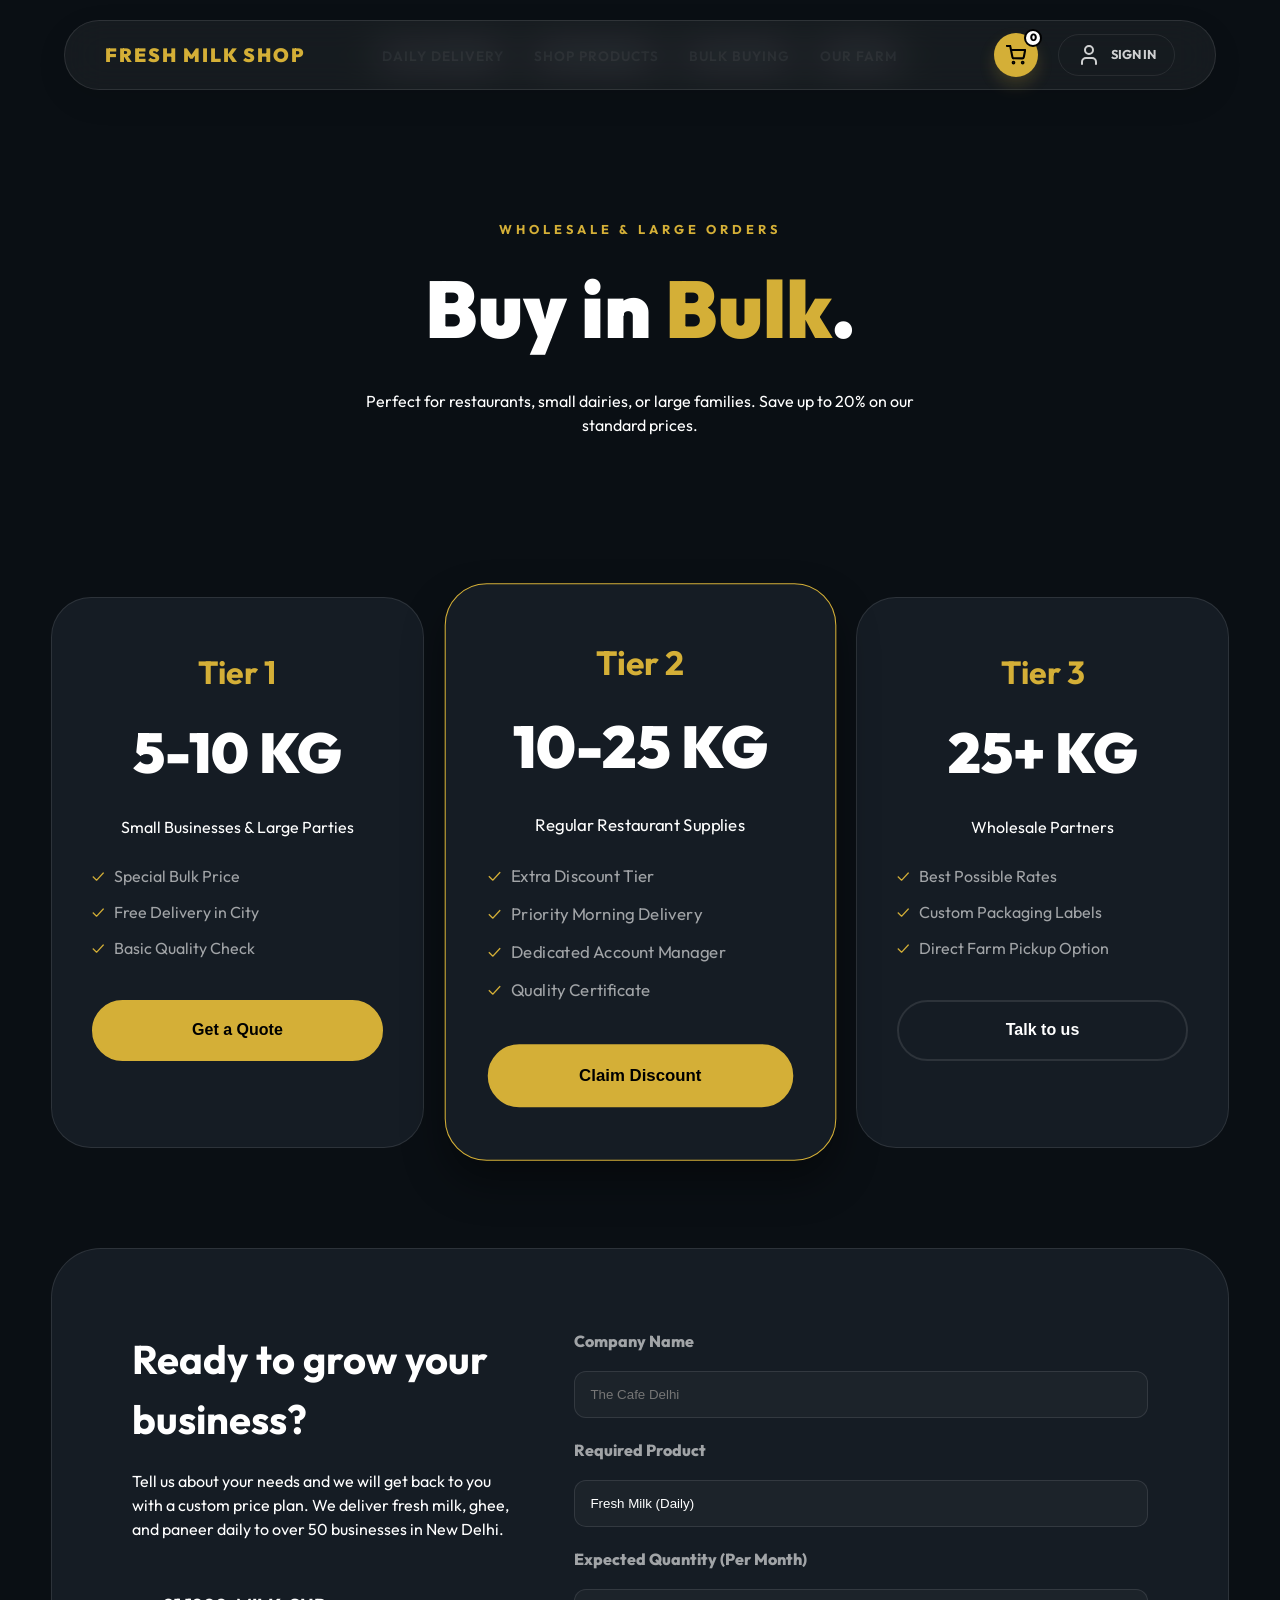
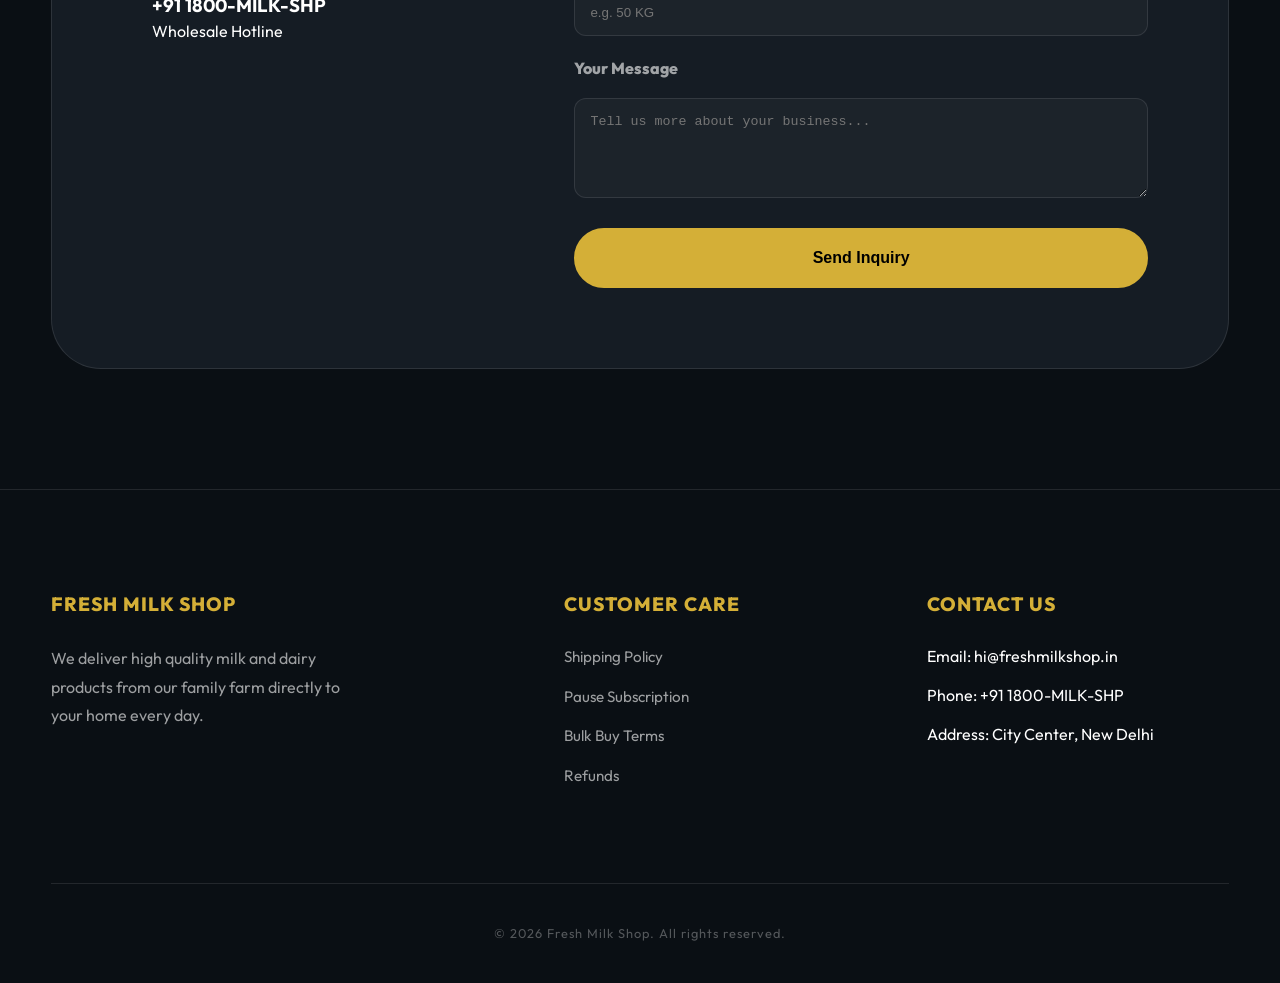
<file: bulk.html>
<!DOCTYPE html>
<html lang="en">
<head>
  <meta charset="UTF-8">
  <meta name="viewport" content="width=device-width, initial-scale=1.0">
  <title>Bulk Ordering | Wholesale Dairy | Fresh Milk Shop</title>
  <meta name="description" content="Buy ghee, paneer, and other dairy products in bulk. 5KG to 50KG tiers for wholesale buyers.">
  
  <link rel="preconnect" href="https://fonts.googleapis.com">
  <link rel="preconnect" href="https://fonts.gstatic.com" crossorigin>
  <link href="https://fonts.googleapis.com/css2?family=Outfit:wght@400;500;600;700;800;900&display=swap" rel="stylesheet">
  
  <link rel="stylesheet" href="style.css">
  <link rel="stylesheet" href="css/header.css">
  <link rel="stylesheet" href="css/bulk.css">
</head>
<body>

  <!-- Navigation -->
  <nav>
    <div class="hamburger" id="nav-toggle">
      <span></span>
      <span></span>
      <span></span>
    </div>
    <a href="index.html" class="logo">FRESH MILK SHOP</a>
    
    <div class="nav-cta">
      <div class="cart-btn" id="cart-trigger">
        <svg xmlns="http://www.w3.org/2000/svg" width="20" height="20" viewBox="0 0 24 24" fill="none" stroke="#000" stroke-width="2.5" stroke-linecap="round" stroke-linejoin="round"><circle cx="9" cy="21" r="1"></circle><circle cx="20" cy="21" r="1"></circle><path d="M1 1h4l2.68 13.39a2 2 0 0 0 2 1.61h9.72a2 2 0 0 0 2-1.61L23 6H6"></path></svg>
        <span id="cart-count">0</span>
      </div>
      <a href="auth.html" class="profile-link">
        <svg xmlns="http://www.w3.org/2000/svg" width="24" height="24" viewBox="0 0 24 24" fill="none" stroke="currentColor" stroke-width="2" stroke-linecap="round" stroke-linejoin="round"><path d="M19 21v-2a4 4 0 0 0-4-4H9a4 4 0 0 0-4 4v2"></path><circle cx="12" cy="7" r="4"></circle></svg>
        <span>Sign In</span>
      </a>
    </div>
  </nav>

  <ul class="nav-links" id="nav-menu">
    <li><a href="daily.html">Daily Delivery</a></li>
    <li><a href="shop.html">Shop Products</a></li>
    <li><a href="bulk.html">Bulk Buying</a></li>
    <li><a href="about.html">Our Farm</a></li>
    <li class="mobile-only"><a href="javascript:void(0)" id="cart-trigger-mobile">🛒 My Cart</a></li>
    <li class="mobile-only"><a href="auth.html">👤 Sign In / Account</a></li>
  </ul>

  <main class="container page-content">
    <header class="bulk-hero">
      <span class="section-label">Wholesale & Large Orders</span>
      <h1>Buy in <span>Bulk</span>.</h1>
      <p class="text-secondary" style="max-width: 600px; margin: 0 auto;">Perfect for restaurants, small dairies, or large families. Save up to 20% on our standard prices.</p>
    </header>

    <div class="bulk-tier-grid">
      <div class="bulk-tier-card">
        <h2>Tier 1</h2>
        <div class="amount">5-10 KG</div>
        <p class="text-secondary" style="margin-bottom: 25px;">Small Businesses & Large Parties</p>
        <ul>
          <li>Special Bulk Price</li>
          <li>Free Delivery in City</li>
          <li>Basic Quality Check</li>
        </ul>
        <button class="btn-luxe" style="width: 100%;" onclick="window.location.href='#bulk-inquiry'">Get a Quote</button>
      </div>

      <div class="bulk-tier-card featured" style="border-color: var(--accent-gold); box-shadow: var(--shadow); transform: scale(1.05);">
        <h2>Tier 2</h2>
        <div class="amount">10-25 KG</div>
        <p class="text-secondary" style="margin-bottom: 25px;">Regular Restaurant Supplies</p>
        <ul>
          <li>Extra Discount Tier</li>
          <li>Priority Morning Delivery</li>
          <li>Dedicated Account Manager</li>
          <li>Quality Certificate</li>
        </ul>
        <button class="btn-luxe" style="width: 100%;" onclick="window.location.href='#bulk-inquiry'">Claim Discount</button>
      </div>

      <div class="bulk-tier-card">
        <h2>Tier 3</h2>
        <div class="amount">25+ KG</div>
        <p class="text-secondary" style="margin-bottom: 25px;">Wholesale Partners</p>
        <ul>
          <li>Best Possible Rates</li>
          <li>Custom Packaging Labels</li>
          <li>Direct Farm Pickup Option</li>
        </ul>
        <button class="btn-outline" style="width: 100%;" onclick="window.location.href='#bulk-inquiry'">Talk to us</button>
      </div>
    </div>

    <div class="bulk-inquiry-box" id="bulk-inquiry">
      <div class="inquiry-text">
        <h2 style="font-size: 2.5rem; margin-bottom: 20px;">Ready to grow your <span>business?</span></h2>
        <p class="text-secondary" style="margin-bottom: 30px;">Tell us about your needs and we will get back to you with a custom price plan. We deliver fresh milk, ghee, and paneer daily to over 50 businesses in New Delhi.</p>
        <div class="stat-card" style="padding: 20px;">
          <h3>+91 1800-MILK-SHP</h3>
          <p>Wholesale Hotline</p>
        </div>
      </div>
      <form class="contact-form">
        <div class="form-group" style="display: flex; flex-direction: column; gap: 10px; margin-bottom: 20px;">
          <label>Company Name</label>
          <input type="text" placeholder="The Cafe Delhi" style="background: rgba(255, 255, 255, 0.03); border: 1px solid var(--border); padding: 15px; border-radius: 12px; color: #fff;">
        </div>
        <div class="form-group" style="display: flex; flex-direction: column; gap: 10px; margin-bottom: 20px;">
          <label>Required Product</label>
          <select style="background: rgba(255, 255, 255, 0.03); border: 1px solid var(--border); padding: 15px; border-radius: 12px; color: #fff; appearance: none; cursor: pointer;">
            <option>Fresh Milk (Daily)</option>
            <option>Pure Ghee (Bulk)</option>
            <option>Fresh Paneer (Bulk)</option>
            <option>Mixed Order</option>
          </select>
        </div>
        <div class="form-group" style="display: flex; flex-direction: column; gap: 10px; margin-bottom: 20px;">
          <label>Expected Quantity (Per Month)</label>
          <input type="text" placeholder="e.g. 50 KG" style="background: rgba(255, 255, 255, 0.03); border: 1px solid var(--border); padding: 15px; border-radius: 12px; color: #fff;">
        </div>
        <div class="form-group" style="display: flex; flex-direction: column; gap: 10px; margin-bottom: 30px;">
          <label>Your Message</label>
          <textarea placeholder="Tell us more about your business..." style="background: rgba(255, 255, 255, 0.03); border: 1px solid var(--border); padding: 15px; border-radius: 12px; color: #fff; min-height: 100px; resize: vertical;"></textarea>
        </div>
        <button type="submit" class="btn-luxe" style="width: 100%;">Send Inquiry</button>
      </form>
    </div>
  </main>

  <!-- Footer -->
  <footer>
    <div class="container">
      <div class="footer-grid">
        <div class="footer-col">
          <h4>Fresh Milk Shop</h4>
          <p>We deliver high quality milk and dairy products from our family farm directly to your home every day.</p>
        </div>
        <div class="footer-col">
          <h4>Customer Care</h4>
          <ul>
            <li><a href="shipping.html">Shipping Policy</a></li>
            <li><a href="daily.html">Pause Subscription</a></li>
            <li><a href="bulk.html">Bulk Buy Terms</a></li>
            <li><a href="refunds.html">Refunds</a></li>
          </ul>
        </div>
        <div class="footer-col">
          <h4>Contact Us</h4>
          <ul>
            <li>Email: hi@freshmilkshop.in</li>
            <li>Phone: +91 1800-MILK-SHP</li>
            <li>Address: City Center, New Delhi</li>
          </ul>
        </div>
      </div>
      <div class="copyright">
        &copy; 2026 Fresh Milk Shop. All rights reserved.
      </div>
    </div>
  </footer>

  <script src="main.js"></script>
</body>
</html>
</file>
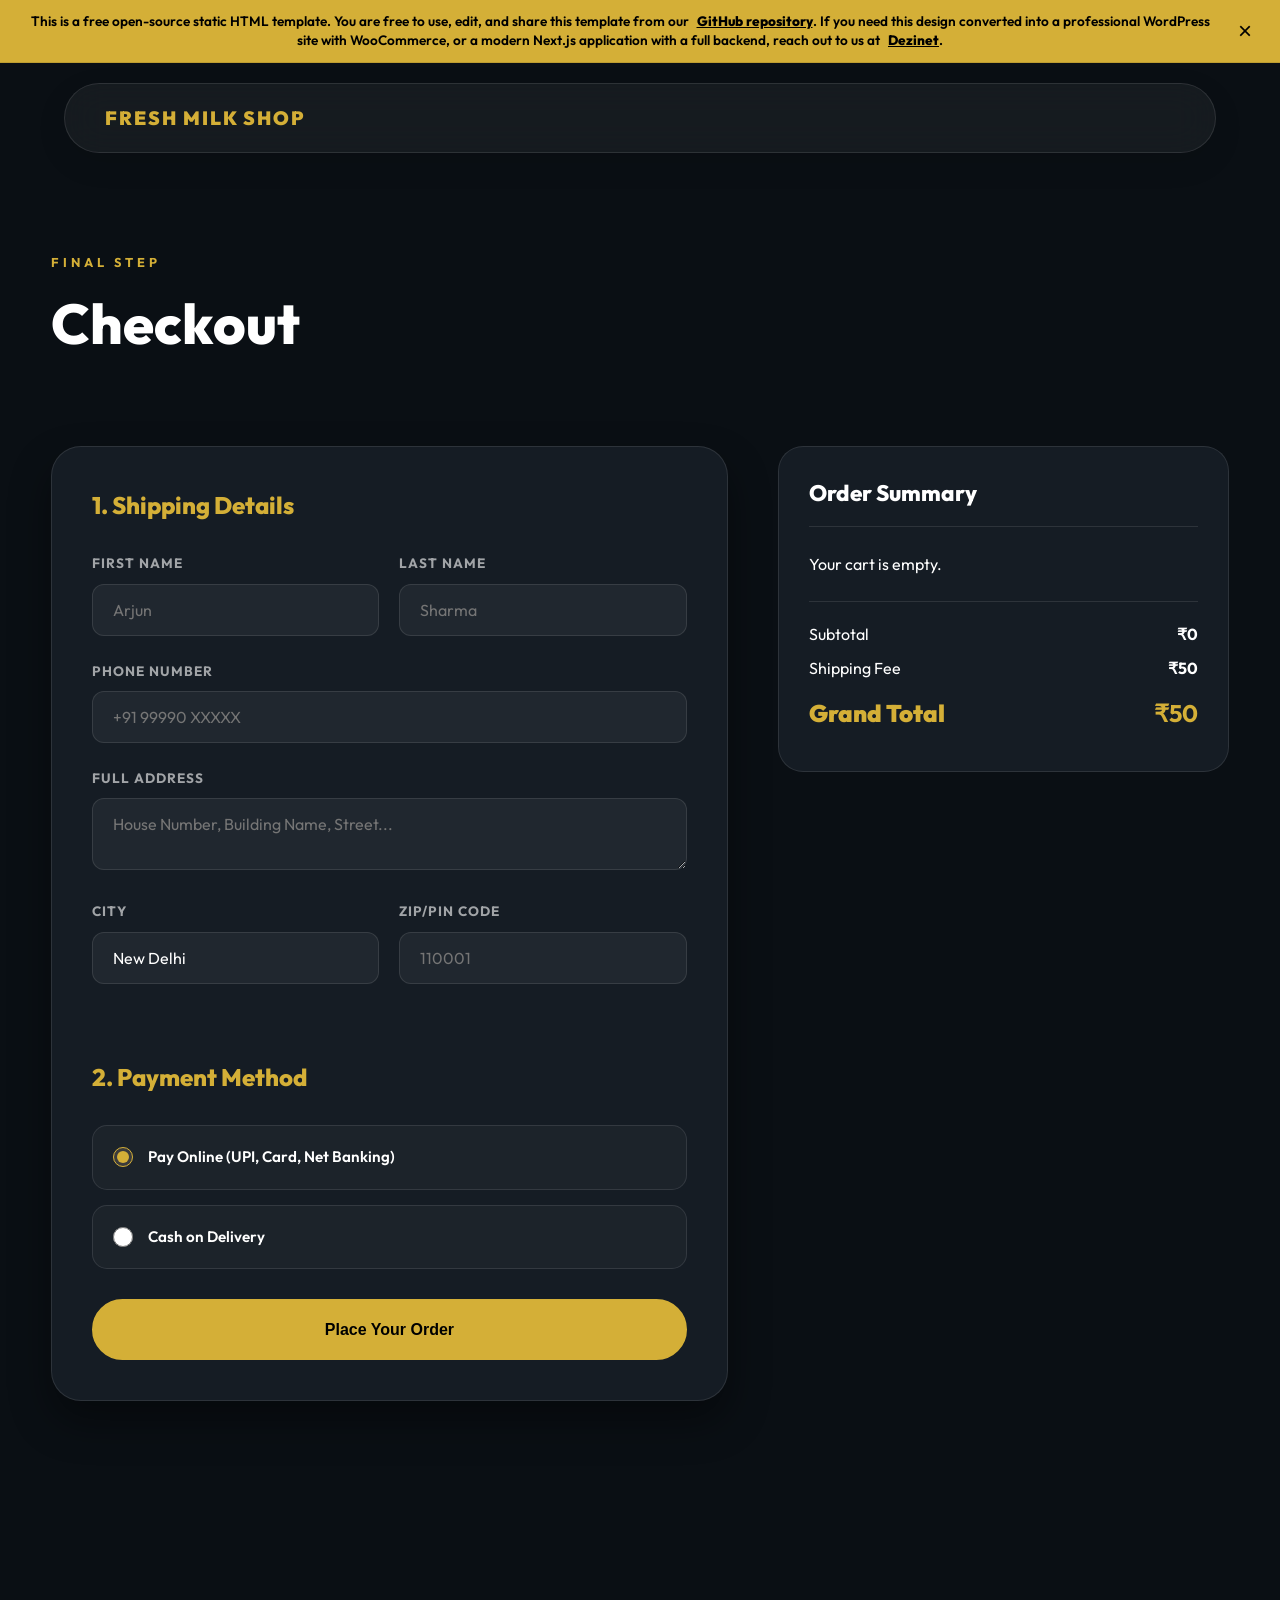
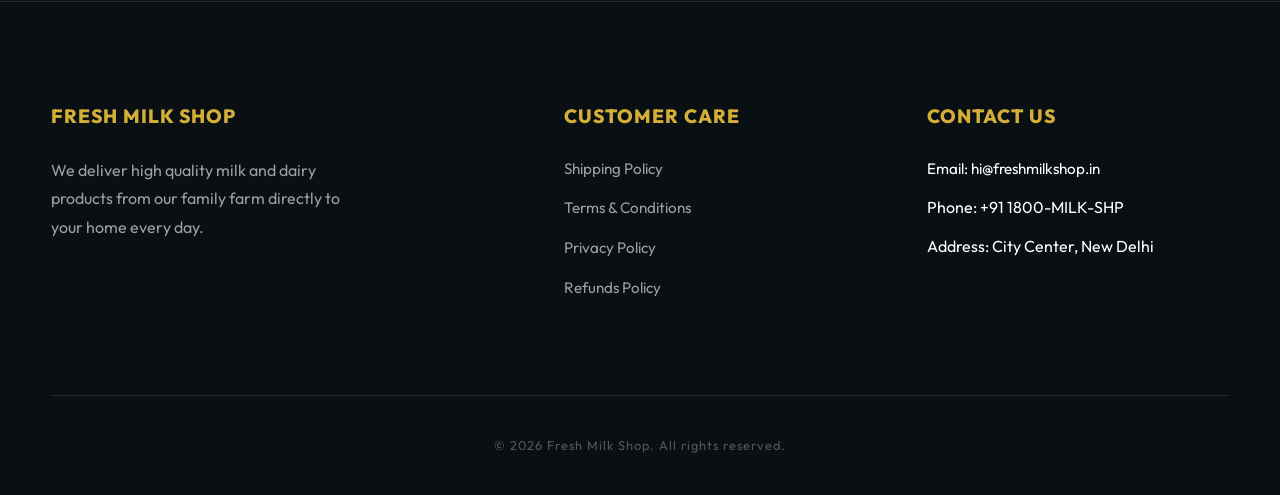
<file: checkout.html>
<!DOCTYPE html>
<html lang="en">
<head>
  <meta charset="UTF-8">
  <meta name="viewport" content="width=device-width, initial-scale=1.0">
  <title>Checkout | Fresh Milk Shop</title>
  <meta name="description" content="Complete your purchase of fresh dairy products.">
  
  <link rel="preconnect" href="https://fonts.googleapis.com">
  <link rel="preconnect" href="https://fonts.gstatic.com" crossorigin>
  <link href="https://fonts.googleapis.com/css2?family=Outfit:wght@400;500;600;700;800;900&display=swap" rel="stylesheet">
  <link rel="stylesheet" href="style.css">
  <link rel="stylesheet" href="css/header.css">
  <link rel="stylesheet" href="css/checkout.css">
</head>
<body>

  <!-- Navigation -->
  <nav>
    <a href="index.html" class="logo">FRESH MILK SHOP</a>
  </nav>

  <main class="checkout-section">
    <div class="container overflow-hidden">
      <header class="section-header">
        <span class="section-label">Final Step</span>
        <h1 class="section-title">Checkout</h1>
      </header>

      <div class="checkout-grid">
        <div class="checkout-form-container">
          <form class="checkout-form contact-form" onsubmit="handlePlaceOrder(event)">
            <h2>1. Shipping Details</h2>
            <div class="form-row">
              <div class="form-group">
                <label>First Name</label>
                <input type="text" placeholder="Arjun" required>
              </div>
              <div class="form-group">
                <label>Last Name</label>
                <input type="text" placeholder="Sharma" required>
              </div>
            </div>
            <div class="form-group">
              <label>Phone Number</label>
              <input type="tel" placeholder="+91 99990 XXXXX" required>
            </div>
            <div class="form-group">
              <label>Full Address</label>
              <textarea placeholder="House Number, Building Name, Street..." required></textarea>
            </div>
            <div class="form-row">
              <div class="form-group">
                <label>City</label>
                <input type="text" value="New Delhi" disabled>
              </div>
              <div class="form-group">
                <label>ZIP/PIN Code</label>
                <input type="text" placeholder="110001" required>
              </div>
            </div>

            <h2 style="margin-top: 50px;">2. Payment Method</h2>
            <div class="payment-methods">
              <label class="payment-option active">
                <input type="radio" name="payment" value="online" checked style="accent-color: var(--accent-gold);">
                <span>Pay Online (UPI, Card, Net Banking)</span>
              </label>
              <label class="payment-option">
                <input type="radio" name="payment" value="cod" style="accent-color: var(--accent-gold);">
                <span>Cash on Delivery</span>
              </label>
            </div>

            <button type="submit" class="btn-luxe" style="width: 100%; margin-top: 30px;">Place Your Order</button>
          </form>
        </div>

        <div class="order-summary">
          <h2>Order Summary</h2>
          <div id="checkout-items" class="summary-items">
            <!-- Rendered by JS -->
          </div>
          <div class="summary-totals">
            <div class="total-row">
              <span>Subtotal</span>
              <strong id="summary-subtotal">₹0</strong>
            </div>
            <div class="total-row">
              <span>Shipping Fee</span>
              <strong id="summary-shipping">₹50</strong>
            </div>
            <div class="total-row grand-total">
              <span>Grand Total</span>
              <strong id="summary-total">₹50</strong>
            </div>
          </div>
        </div>
      </div>
    </div>
  </main>

  <!-- Footer -->
  <footer>
    <div class="container">
      <div class="footer-grid">
        <div class="footer-col">
          <h4>Fresh Milk Shop</h4>
          <p>We deliver high quality milk and dairy products from our family farm directly to your home every day.</p>
        </div>
        <div class="footer-col">
          <h4>Customer Care</h4>
          <ul>
            <li><a href="shipping.html">Shipping Policy</a></li>
            <li><a href="terms.html">Terms & Conditions</a></li>
            <li><a href="privacy.html">Privacy Policy</a></li>
            <li><a href="refunds.html">Refunds Policy</a></li>
          </ul>
        </div>
        <div class="footer-col">
          <h4>Contact Us</h4>
          <ul>
            <li><a href="contact.html" style="color: inherit; text-decoration: none;">Email: hi@freshmilkshop.in</a></li>
            <li>Phone: +91 1800-MILK-SHP</li>
            <li>Address: City Center, New Delhi</li>
          </ul>
        </div>
      </div>
      <div class="copyright">
        &copy; 2026 Fresh Milk Shop. All rights reserved.
      </div>
    </div>
  </footer>

  <!-- Cart Modal Shell -->
  <div class="modal-overlay" id="modal-overlay">
    <div class="cart-sidebar" id="cart-sidebar">
      <header class="cart-header">
        <h3>Your Cart</h3>
        <button class="close-modal" id="close-cart">&times;</button>
      </header>
      
      <div id="cart-items-container" class="cart-items-list">
        <!-- Rendered by JS -->
        <p class="empty-msg" id="empty-cart-msg">Your cart is empty.</p>
      </div>

      <footer class="cart-footer">
        <div class="cart-total">
          <span>Subtotal</span>
          <strong id="cart-total-price">₹0</strong>
        </div>
        <button class="btn-luxe" style="width: 100%;" onclick="window.location.href='checkout.html'">Complete Order</button>
      </footer>
    </div>
  </div>

  <script src="js/products-data.js"></script>
  <script src="main.js"></script>
  <script>
    /**
     * Handle checkout page rendering
     */
    function renderCheckout() {
      const container = document.getElementById('checkout-items');
      const subtotalEl = document.getElementById('summary-subtotal');
      const totalEl = document.getElementById('summary-total');
      const shippingEl = document.getElementById('summary-shipping');

      if (!container) return;

      const cartData = JSON.parse(localStorage.getItem('milk_shop_cart')) || [];
      
      if (cartData.length === 0) {
        container.innerHTML = '<p>Your cart is empty.</p>';
        return;
      }

      let subtotal = 0;
      container.innerHTML = cartData.map(item => {
        subtotal += item.price;
        return `
          <div class="summary-item">
            <span>${item.name}</span>
            <strong>₹${item.price}</strong>
          </div>
        `;
      }).join('');

      const shipping = subtotal > 500 ? 0 : 50;
      subtotalEl.innerText = `₹${subtotal}`;
      shippingEl.innerText = shipping === 0 ? 'FREE' : `₹${shipping}`;
      totalEl.innerText = `₹${subtotal + shipping}`;
    }

    function handlePlaceOrder(e) {
      e.preventDefault();
      localStorage.removeItem('milk_shop_cart');
      window.location.href = 'index.html';
    }

    document.addEventListener('DOMContentLoaded', renderCheckout);
  </script>
</body>
</html>
</file>
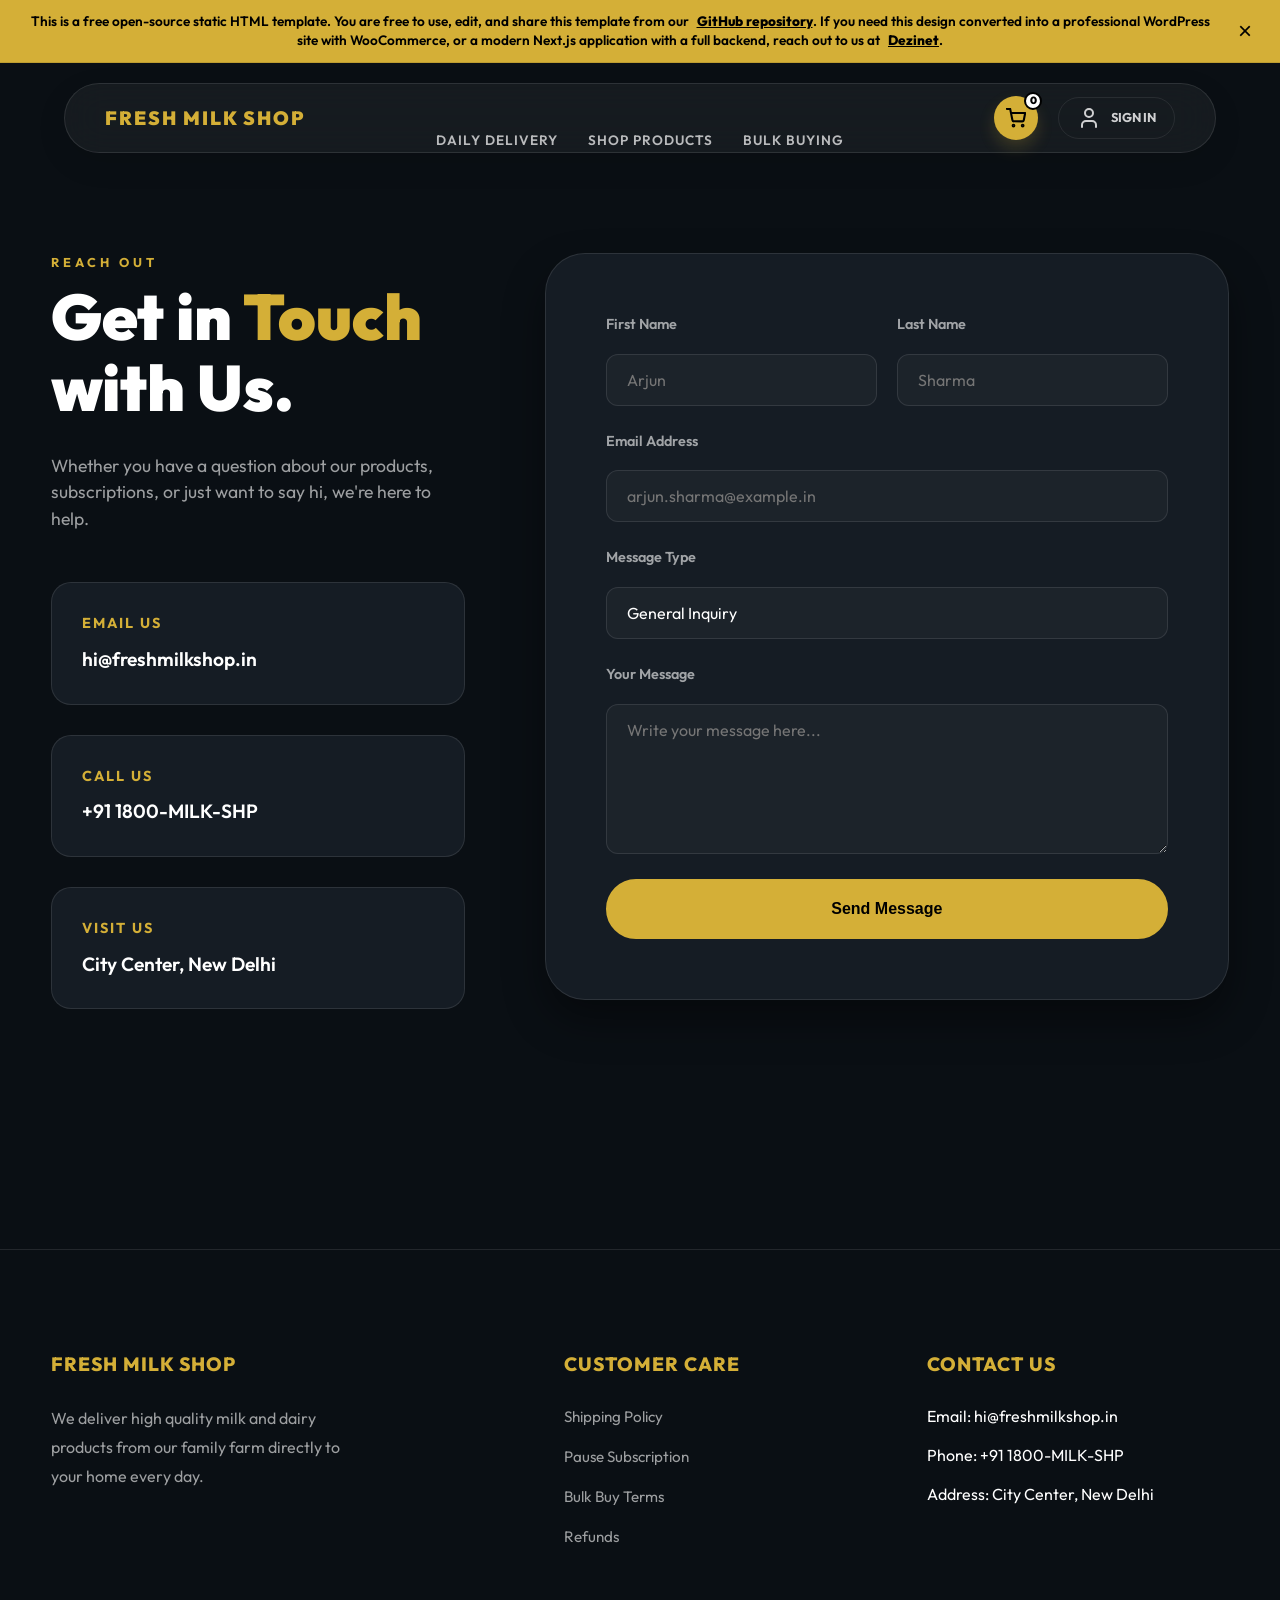
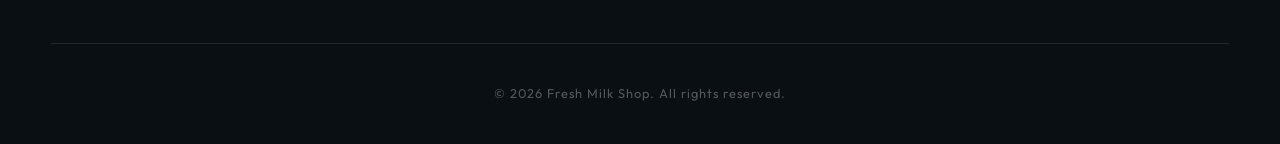
<file: contact.html>
<!DOCTYPE html>
<html lang="en">
<head>
  <meta charset="UTF-8">
  <meta name="viewport" content="width=device-width, initial-scale=1.0">
  <title>Contact Us | Fresh Milk Shop</title>
  <meta name="description" content="Get in touch with us for any inquiries about our fresh milk delivery, bulk buying, or farm.">
  
  <link rel="preconnect" href="https://fonts.googleapis.com">
  <link rel="preconnect" href="https://fonts.gstatic.com" crossorigin>
  <link href="https://fonts.googleapis.com/css2?family=Outfit:wght@400;500;600;700;800;900&display=swap" rel="stylesheet">
  <link rel="stylesheet" href="style.css">
  <link rel="stylesheet" href="css/header.css">
  <link rel="stylesheet" href="css/contact.css">
</head>
<body>

  <!-- Navigation -->
  <nav>
    <div class="hamburger" id="nav-toggle">
      <span></span>
      <span></span>
      <span></span>
    </div>
    <a href="index.html" class="logo">FRESH MILK SHOP</a>
    
    <ul class="nav-links" id="nav-menu">
      <li><a href="daily.html">Daily Delivery</a></li>
      <li><a href="shop.html">Shop Products</a></li>
      <li><a href="bulk.html">Bulk Buying</a></li>
      <li class="mobile-only"><a href="javascript:void(0)" id="cart-trigger-mobile">🛒 My Cart</a></li>
      <li class="mobile-only"><a href="auth.html">👤 Sign In / Account</a></li>
    </ul>

    <div class="nav-cta">
      <div class="cart-btn" id="cart-trigger">
        <svg xmlns="http://www.w3.org/2000/svg" width="20" height="20" viewBox="0 0 24 24" fill="none" stroke="#000" stroke-width="2.5" stroke-linecap="round" stroke-linejoin="round"><circle cx="9" cy="21" r="1"></circle><circle cx="20" cy="21" r="1"></circle><path d="M1 1h4l2.68 13.39a2 2 0 0 0 2 1.61h9.72a2 2 0 0 0 2-1.61L23 6H6"></path></svg>
        <span id="cart-count">0</span>
      </div>
      <a href="auth.html" class="profile-link">
        <svg xmlns="http://www.w3.org/2000/svg" width="24" height="24" viewBox="0 0 24 24" fill="none" stroke="currentColor" stroke-width="2" stroke-linecap="round" stroke-linejoin="round"><path d="M19 21v-2a4 4 0 0 0-4-4H9a4 4 0 0 0-4 4v2"></path><circle cx="12" cy="7" r="4"></circle></svg>
        <span>Sign In</span>
      </a>
    </div>
  </nav>

  <main class="contact-section">
    <div class="container">
      <div class="contact-grid">
        <div class="contact-info">
          <span class="section-label">Reach Out</span>
          <h1>Get in <span>Touch</span> with Us.</h1>
          <p>Whether you have a question about our products, subscriptions, or just want to say hi, we're here to help.</p>
          
          <div class="contact-methods">
            <div class="method-card">
              <h3>Email Us</h3>
              <p>hi@freshmilkshop.in</p>
            </div>
            <div class="method-card">
              <h3>Call Us</h3>
              <p>+91 1800-MILK-SHP</p>
            </div>
            <div class="method-card">
              <h3>Visit Us</h3>
              <p>City Center, New Delhi</p>
            </div>
          </div>
        </div>

        <div class="contact-form-container">
          <form class="contact-form">
            <div class="form-row">
              <div class="form-group">
                <label>First Name</label>
                <input type="text" placeholder="Arjun">
              </div>
              <div class="form-group">
                <label>Last Name</label>
                <input type="text" placeholder="Sharma">
              </div>
            </div>
            <div class="form-group">
              <label>Email Address</label>
              <input type="email" placeholder="arjun.sharma@example.in">
            </div>
            <div class="form-group">
              <label>Message Type</label>
              <select class="contact-form input" style="appearance: none; background: rgba(255, 255, 255, 0.03); border: 1px solid var(--border); padding: 15px 20px; border-radius: 12px; color: #fff; font-family: inherit; font-size: 1rem; cursor: pointer;">
                <option>General Inquiry</option>
                <option>Subscription Problem</option>
                <option>Bulk Order Question</option>
                <option>Feedback</option>
              </select>
            </div>
            <div class="form-group">
              <label>Your Message</label>
              <textarea placeholder="Write your message here..."></textarea>
            </div>
            <button type="submit" class="btn-luxe" style="width: 100%;">Send Message</button>
          </form>
        </div>
      </div>
    </div>
  </main>

  <!-- Footer -->
  <footer>
    <div class="container">
      <div class="footer-grid">
        <div class="footer-col">
          <h4>Fresh Milk Shop</h4>
          <p>We deliver high quality milk and dairy products from our family farm directly to your home every day.</p>
        </div>
        <div class="footer-col">
          <h4>Customer Care</h4>
          <ul>
            <li><a href="shipping.html">Shipping Policy</a></li>
            <li><a href="daily.html">Pause Subscription</a></li>
            <li><a href="bulk.html">Bulk Buy Terms</a></li>
            <li><a href="refunds.html">Refunds</a></li>
          </ul>
        </div>
        <div class="footer-col">
          <h4>Contact Us</h4>
          <ul>
            <li>Email: hi@freshmilkshop.in</li>
            <li>Phone: +91 1800-MILK-SHP</li>
            <li>Address: City Center, New Delhi</li>
          </ul>
        </div>
      </div>
      <div class="copyright">
        &copy; 2026 Fresh Milk Shop. All rights reserved.
      </div>
    </div>
  </footer>

  <!-- Cart Modal Shell -->
  <div class="modal-overlay" id="modal-overlay">
    <div class="cart-sidebar" id="cart-sidebar">
      <header class="cart-header">
        <h3>Your Cart</h3>
        <button class="close-modal" id="close-cart">&times;</button>
      </header>
      
      <div id="cart-items-container" class="cart-items-list">
        <!-- Rendered by JS -->
        <p class="empty-msg" id="empty-cart-msg">Your cart is empty.</p>
      </div>

      <footer class="cart-footer">
        <div class="cart-total">
          <span>Subtotal</span>
          <strong id="cart-total-price">₹0</strong>
        </div>
        <button class="btn-luxe" style="width: 100%;" onclick="window.location.href='checkout.html'">Complete Order</button>
      </footer>
    </div>
  </div>

  <script src="main.js"></script>
</body>
</html>
</file>
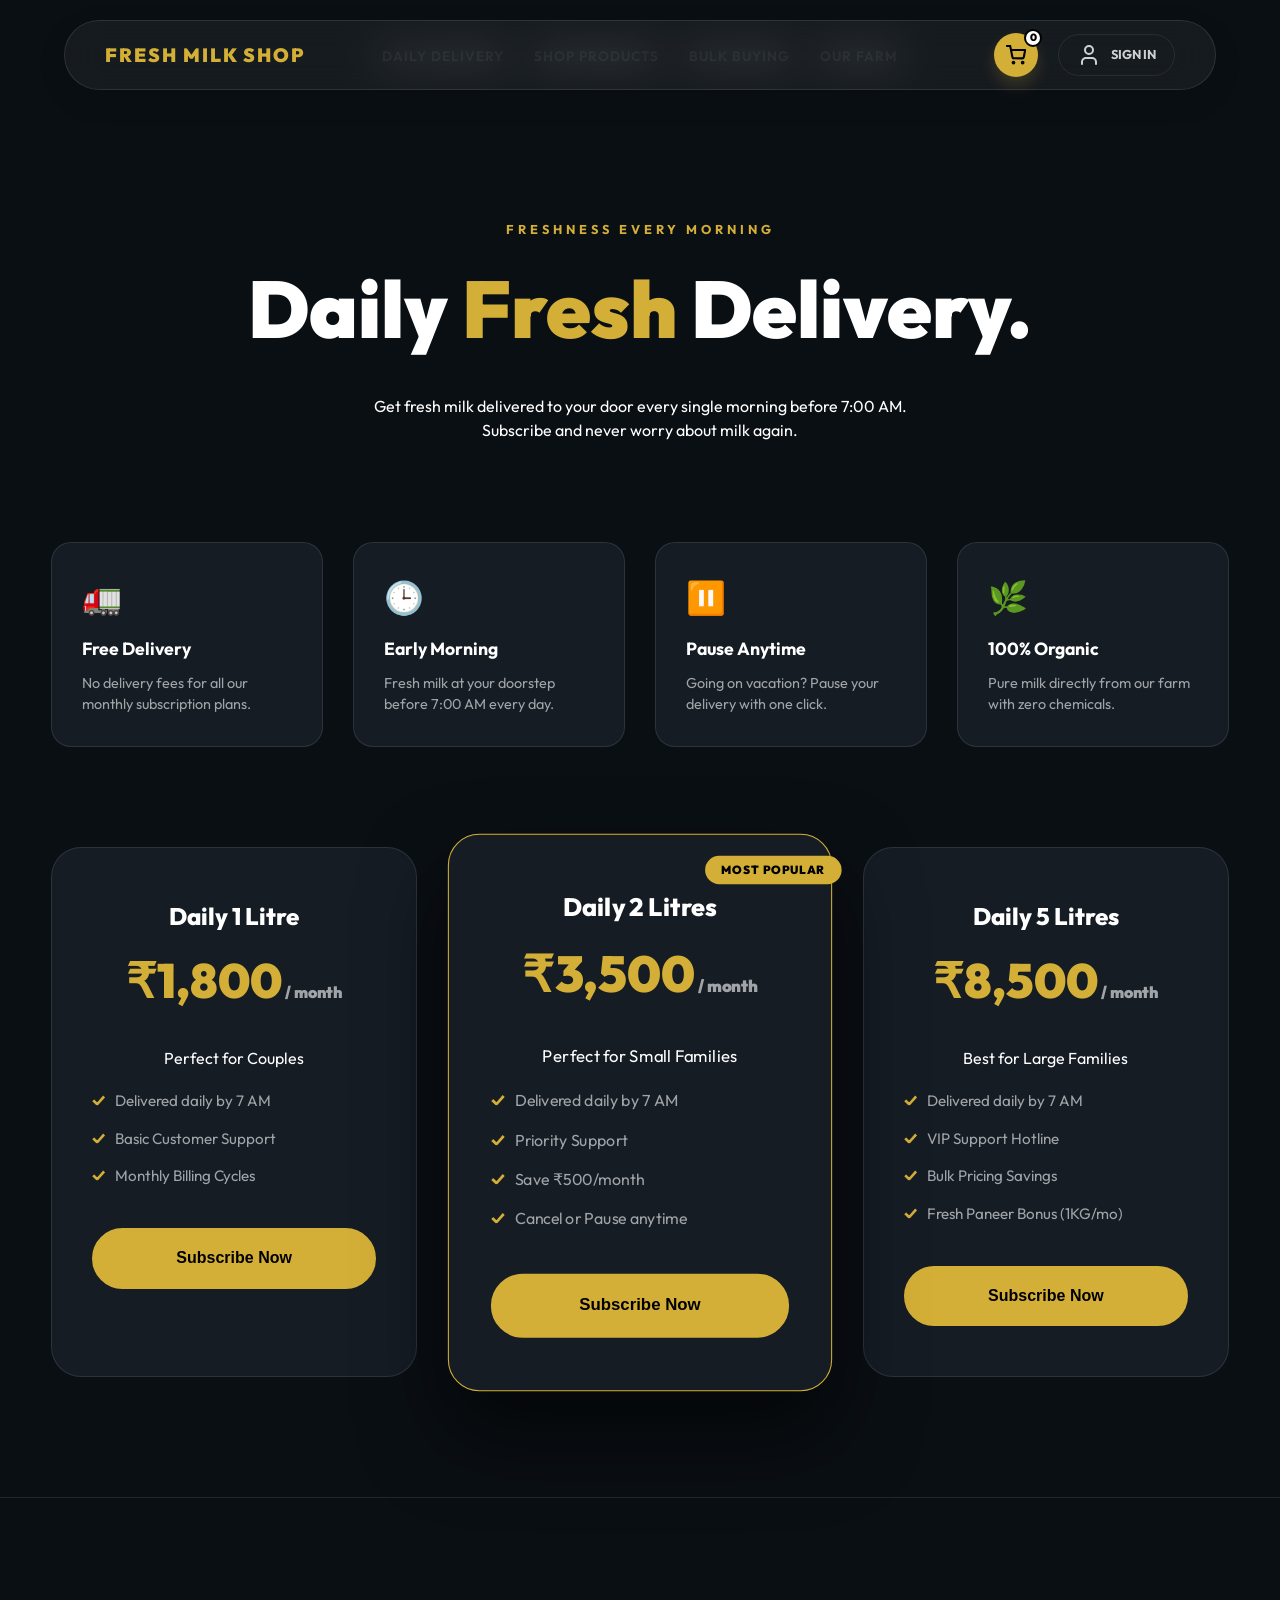
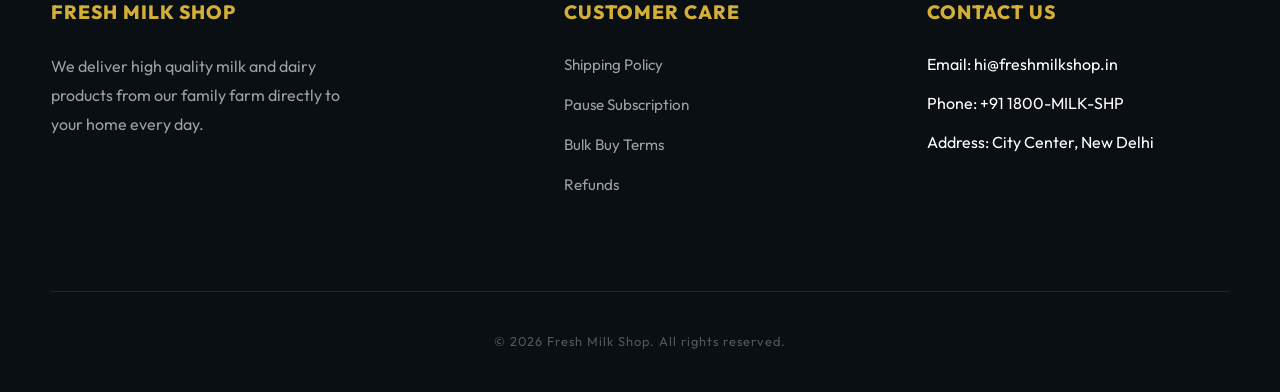
<file: daily.html>
<!DOCTYPE html>
<html lang="en">
<head>
  <meta charset="UTF-8">
  <meta name="viewport" content="width=device-width, initial-scale=1.0">
  <title>Daily Delivery Plan | Fresh Milk Shop</title>
  <meta name="description" content="Manage and subscribe to your daily milk delivery plan. Fresh door step delivery starts at 2 litres daily.">
  
  <link rel="preconnect" href="https://fonts.googleapis.com">
  <link rel="preconnect" href="https://fonts.gstatic.com" crossorigin>
  <link href="https://fonts.googleapis.com/css2?family=Outfit:wght@400;500;600;700;800;900&display=swap" rel="stylesheet">
  
  <!-- Global Styles -->
  <link rel="stylesheet" href="style.css">
  <link rel="stylesheet" href="css/header.css">
  <link rel="stylesheet" href="css/daily.css">
</head>
<body>

  <!-- Navigation -->
  <nav>
    <div class="hamburger" id="nav-toggle">
      <span></span>
      <span></span>
      <span></span>
    </div>
    <a href="index.html" class="logo">FRESH MILK SHOP</a>
    
    <div class="nav-cta">
      <div class="cart-btn" id="cart-trigger">
        <svg xmlns="http://www.w3.org/2000/svg" width="20" height="20" viewBox="0 0 24 24" fill="none" stroke="#000" stroke-width="2.5" stroke-linecap="round" stroke-linejoin="round"><circle cx="9" cy="21" r="1"></circle><circle cx="20" cy="21" r="1"></circle><path d="M1 1h4l2.68 13.39a2 2 0 0 0 2 1.61h9.72a2 2 0 0 0 2-1.61L23 6H6"></path></svg>
        <span id="cart-count">0</span>
      </div>
      <a href="auth.html" class="profile-link">
        <svg xmlns="http://www.w3.org/2000/svg" width="24" height="24" viewBox="0 0 24 24" fill="none" stroke="currentColor" stroke-width="2" stroke-linecap="round" stroke-linejoin="round"><path d="M19 21v-2a4 4 0 0 0-4-4H9a4 4 0 0 0-4 4v2"></path><circle cx="12" cy="7" r="4"></circle></svg>
        <span>Sign In</span>
      </a>
    </div>
  </nav>

  <ul class="nav-links" id="nav-menu">
    <li><a href="daily.html">Daily Delivery</a></li>
    <li><a href="shop.html">Shop Products</a></li>
    <li><a href="bulk.html">Bulk Buying</a></li>
    <li><a href="about.html">Our Farm</a></li>
    <li class="mobile-only"><a href="javascript:void(0)" id="cart-trigger-mobile">🛒 My Cart</a></li>
    <li class="mobile-only"><a href="auth.html">👤 Sign In / Account</a></li>
  </ul>

  <main class="container page-content">
    <header class="daily-hero">
      <span class="section-label">Freshness Every Morning</span>
      <h1>Daily <span>Fresh</span> Delivery.</h1>
      <p class="text-secondary" style="max-width: 600px; margin: 0 auto;">Get fresh milk delivered to your door every single morning before 7:00 AM. Subscribe and never worry about milk again.</p>
    </header>

    <div class="benefit-grid">
      <div class="benefit-card">
        <span class="icon">🚛</span>
        <h3>Free Delivery</h3>
        <p>No delivery fees for all our monthly subscription plans.</p>
      </div>
      <div class="benefit-card">
        <span class="icon">🕒</span>
        <h3>Early Morning</h3>
        <p>Fresh milk at your doorstep before 7:00 AM every day.</p>
      </div>
      <div class="benefit-card">
        <span class="icon">⏸️</span>
        <h3>Pause Anytime</h3>
        <p>Going on vacation? Pause your delivery with one click.</p>
      </div>
      <div class="benefit-card">
        <span class="icon">🌿</span>
        <h3>100% Organic</h3>
        <p>Pure milk directly from our farm with zero chemicals.</p>
      </div>
    </div>

    <!-- Reusing sub-card from style.css -->
    <div class="plans-grid">
      <div class="sub-card">
        <h3>Daily 1 Litre</h3>
        <p class="price">₹1,800<span> / month</span></p>
        <p class="text-secondary" style="margin-bottom: 20px;">Perfect for Couples</p>
        <ul>
          <li>Delivered daily by 7 AM</li>
          <li>Basic Customer Support</li>
          <li>Monthly Billing Cycles</li>
        </ul>
        <button class="btn-luxe" style="width: 100%;" onclick="window.location.href='auth.html'">Subscribe Now</button>
      </div>

      <div class="sub-card featured">
        <div class="badge">Most Popular</div>
        <h3>Daily 2 Litres</h3>
        <p class="price">₹3,500<span> / month</span></p>
        <p class="text-secondary" style="margin-bottom: 20px;">Perfect for Small Families</p>
        <ul>
          <li>Delivered daily by 7 AM</li>
          <li>Priority Support</li>
          <li>Save ₹500/month</li>
          <li>Cancel or Pause anytime</li>
        </ul>
        <button class="btn-luxe" style="width: 100%;" onclick="window.location.href='auth.html'">Subscribe Now</button>
      </div>

      <div class="sub-card">
        <h3>Daily 5 Litres</h3>
        <p class="price">₹8,500<span> / month</span></p>
        <p class="text-secondary" style="margin-bottom: 20px;">Best for Large Families</p>
        <ul>
          <li>Delivered daily by 7 AM</li>
          <li>VIP Support Hotline</li>
          <li>Bulk Pricing Savings</li>
          <li>Fresh Paneer Bonus (1KG/mo)</li>
        </ul>
        <button class="btn-luxe" style="width: 100%;" onclick="window.location.href='auth.html'">Subscribe Now</button>
      </div>
    </div>
  </main>

  <!-- Footer -->
  <footer>
    <div class="container">
      <div class="footer-grid">
        <div class="footer-col">
          <h4>Fresh Milk Shop</h4>
          <p>We deliver high quality milk and dairy products from our family farm directly to your home every day.</p>
        </div>
        <div class="footer-col">
          <h4>Customer Care</h4>
          <ul>
            <li><a href="shipping.html">Shipping Policy</a></li>
            <li><a href="daily.html">Pause Subscription</a></li>
            <li><a href="bulk.html">Bulk Buy Terms</a></li>
            <li><a href="refunds.html">Refunds</a></li>
          </ul>
        </div>
        <div class="footer-col">
          <h4>Contact Us</h4>
          <ul>
            <li>Email: hi@freshmilkshop.in</li>
            <li>Phone: +91 1800-MILK-SHP</li>
            <li>Address: City Center, New Delhi</li>
          </ul>
        </div>
      </div>
      <div class="copyright">
        &copy; 2026 Fresh Milk Shop. All rights reserved.
      </div>
    </div>
  </footer>

  <script src="main.js"></script>
</body>
</html>
</file>
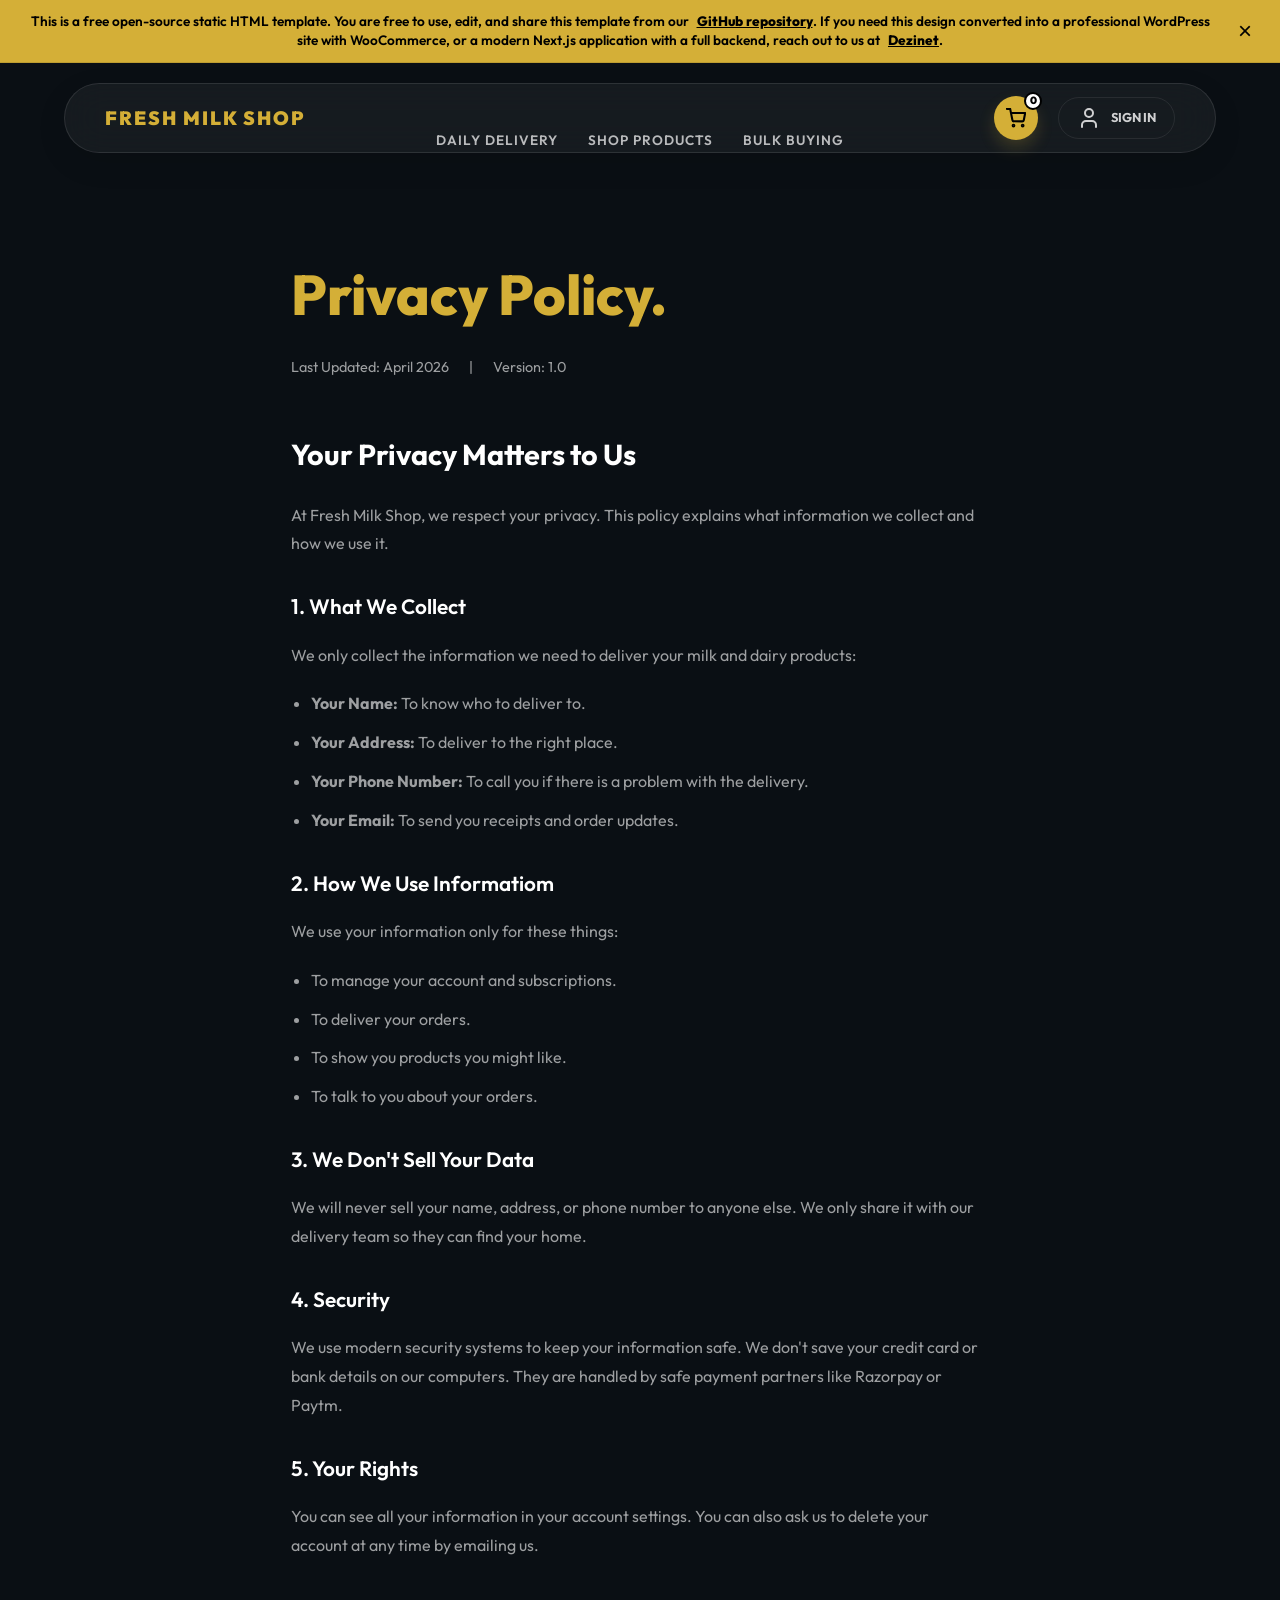
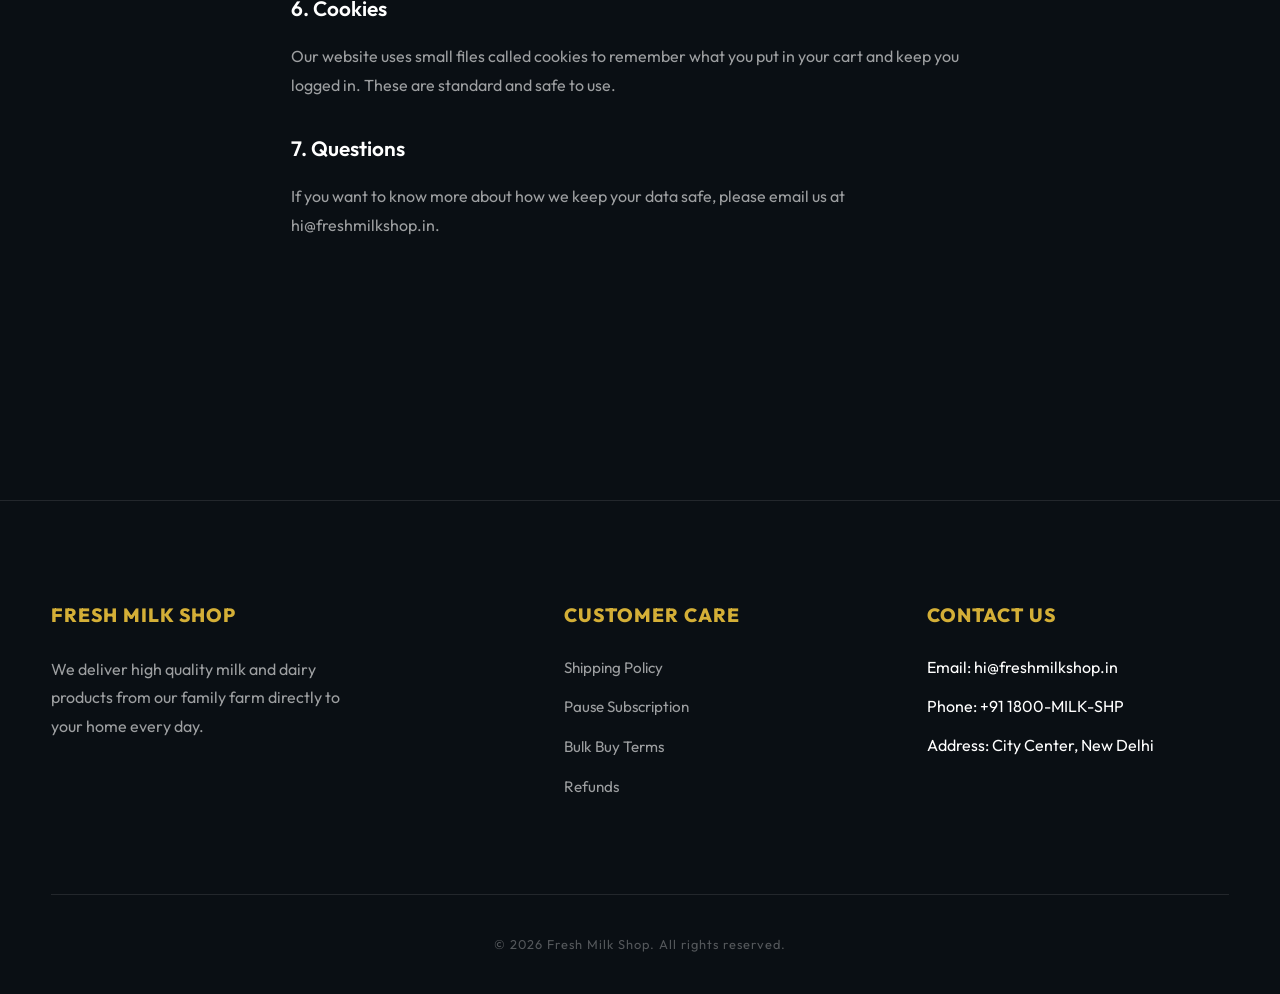
<file: privacy.html>
<!DOCTYPE html>
<html lang="en">
<head>
  <meta charset="UTF-8">
  <meta name="viewport" content="width=device-width, initial-scale=1.0">
  <title>Privacy Policy | Fresh Milk Shop</title>
  <meta name="description" content="Read our privacy policy to understand how we protect your personal data.">
  
  <link rel="preconnect" href="https://fonts.googleapis.com">
  <link rel="preconnect" href="https://fonts.gstatic.com" crossorigin>
  <link href="https://fonts.googleapis.com/css2?family=Outfit:wght@400;500;600;700;800;900&display=swap" rel="stylesheet">
  <link rel="stylesheet" href="style.css">
  <link rel="stylesheet" href="css/header.css">
  <link rel="stylesheet" href="css/legal.css">
</head>
<body>

  <!-- Navigation -->
  <nav>
    <div class="hamburger" id="nav-toggle">
      <span></span>
      <span></span>
      <span></span>
    </div>
    <a href="index.html" class="logo">FRESH MILK SHOP</a>
    
    <ul class="nav-links" id="nav-menu">
      <li><a href="daily.html">Daily Delivery</a></li>
      <li><a href="shop.html">Shop Products</a></li>
      <li><a href="bulk.html">Bulk Buying</a></li>
      <li class="mobile-only"><a href="javascript:void(0)" id="cart-trigger-mobile">🛒 My Cart</a></li>
      <li class="mobile-only"><a href="auth.html">👤 Sign In / Account</a></li>
    </ul>

    <div class="nav-cta">
      <div class="cart-btn" id="cart-trigger">
        <svg xmlns="http://www.w3.org/2000/svg" width="20" height="20" viewBox="0 0 24 24" fill="none" stroke="#000" stroke-width="2.5" stroke-linecap="round" stroke-linejoin="round"><circle cx="9" cy="21" r="1"></circle><circle cx="20" cy="21" r="1"></circle><path d="M1 1h4l2.68 13.39a2 2 0 0 0 2 1.61h9.72a2 2 0 0 0 2-1.61L23 6H6"></path></svg>
        <span id="cart-count">0</span>
      </div>
      <a href="auth.html" class="profile-link">
        <svg xmlns="http://www.w3.org/2000/svg" width="24" height="24" viewBox="0 0 24 24" fill="none" stroke="currentColor" stroke-width="2" stroke-linecap="round" stroke-linejoin="round"><path d="M19 21v-2a4 4 0 0 0-4-4H9a4 4 0 0 0-4 4v2"></path><circle cx="12" cy="7" r="4"></circle></svg>
        <span>Sign In</span>
      </a>
    </div>
  </nav>

  <main class="legal-section">
    <div class="container legal-content">
      <h1>Privacy <span>Policy</span>.</h1>
      
      <div class="legal-meta">
        <span>Last Updated: April 2026</span>
        <span>|</span>
        <span>Version: 1.0</span>
      </div>

      <div class="legal-body">
        <h2>Your Privacy Matters to Us</h2>
        <p>At Fresh Milk Shop, we respect your privacy. This policy explains what information we collect and how we use it.</p>

        <h3>1. What We Collect</h3>
        <p>We only collect the information we need to deliver your milk and dairy products:</p>
        <ul>
          <li><strong>Your Name:</strong> To know who to deliver to.</li>
          <li><strong>Your Address:</strong> To deliver to the right place.</li>
          <li><strong>Your Phone Number:</strong> To call you if there is a problem with the delivery.</li>
          <li><strong>Your Email:</strong> To send you receipts and order updates.</li>
        </ul>

        <h3>2. How We Use Informatiom</h3>
        <p>We use your information only for these things:</p>
        <ul>
          <li>To manage your account and subscriptions.</li>
          <li>To deliver your orders.</li>
          <li>To show you products you might like.</li>
          <li>To talk to you about your orders.</li>
        </ul>

        <h3>3. We Don't Sell Your Data</h3>
        <p>We will never sell your name, address, or phone number to anyone else. We only share it with our delivery team so they can find your home.</p>

        <h3>4. Security</h3>
        <p>We use modern security systems to keep your information safe. We don't save your credit card or bank details on our computers. They are handled by safe payment partners like Razorpay or Paytm.</p>

        <h3>5. Your Rights</h3>
        <p>You can see all your information in your account settings. You can also ask us to delete your account at any time by emailing us.</p>

        <h3>6. Cookies</h3>
        <p>Our website uses small files called cookies to remember what you put in your cart and keep you logged in. These are standard and safe to use.</p>
        
        <h3>7. Questions</h3>
        <p>If you want to know more about how we keep your data safe, please email us at hi@freshmilkshop.in.</p>
      </div>
    </div>
  </main>

  <!-- Footer -->
  <footer>
    <div class="container">
      <div class="footer-grid">
        <div class="footer-col">
          <h4>Fresh Milk Shop</h4>
          <p>We deliver high quality milk and dairy products from our family farm directly to your home every day.</p>
        </div>
        <div class="footer-col">
          <h4>Customer Care</h4>
          <ul>
            <li><a href="shipping.html">Shipping Policy</a></li>
            <li><a href="daily.html">Pause Subscription</a></li>
            <li><a href="bulk.html">Bulk Buy Terms</a></li>
            <li><a href="refunds.html">Refunds</a></li>
          </ul>
        </div>
        <div class="footer-col">
          <h4>Contact Us</h4>
          <ul>
            <li>Email: hi@freshmilkshop.in</li>
            <li>Phone: +91 1800-MILK-SHP</li>
            <li>Address: City Center, New Delhi</li>
          </ul>
        </div>
      </div>
      <div class="copyright">
        &copy; 2026 Fresh Milk Shop. All rights reserved.
      </div>
    </div>
  </footer>

  <!-- Cart Modal Shell -->
  <div class="modal-overlay" id="modal-overlay">
    <div class="cart-sidebar" id="cart-sidebar">
      <header class="cart-header">
        <h3>Your Cart</h3>
        <button class="close-modal" id="close-cart">&times;</button>
      </header>
      
      <div id="cart-items-container" class="cart-items-list">
        <!-- Rendered by JS -->
        <p class="empty-msg" id="empty-cart-msg">Your cart is empty.</p>
      </div>

      <footer class="cart-footer">
        <div class="cart-total">
          <span>Subtotal</span>
          <strong id="cart-total-price">₹0</strong>
        </div>
        <button class="btn-luxe" style="width: 100%;" onclick="window.location.href='checkout.html'">Complete Order</button>
      </footer>
    </div>
  </div>

  <script src="main.js"></script>
</body>
</html>
</file>
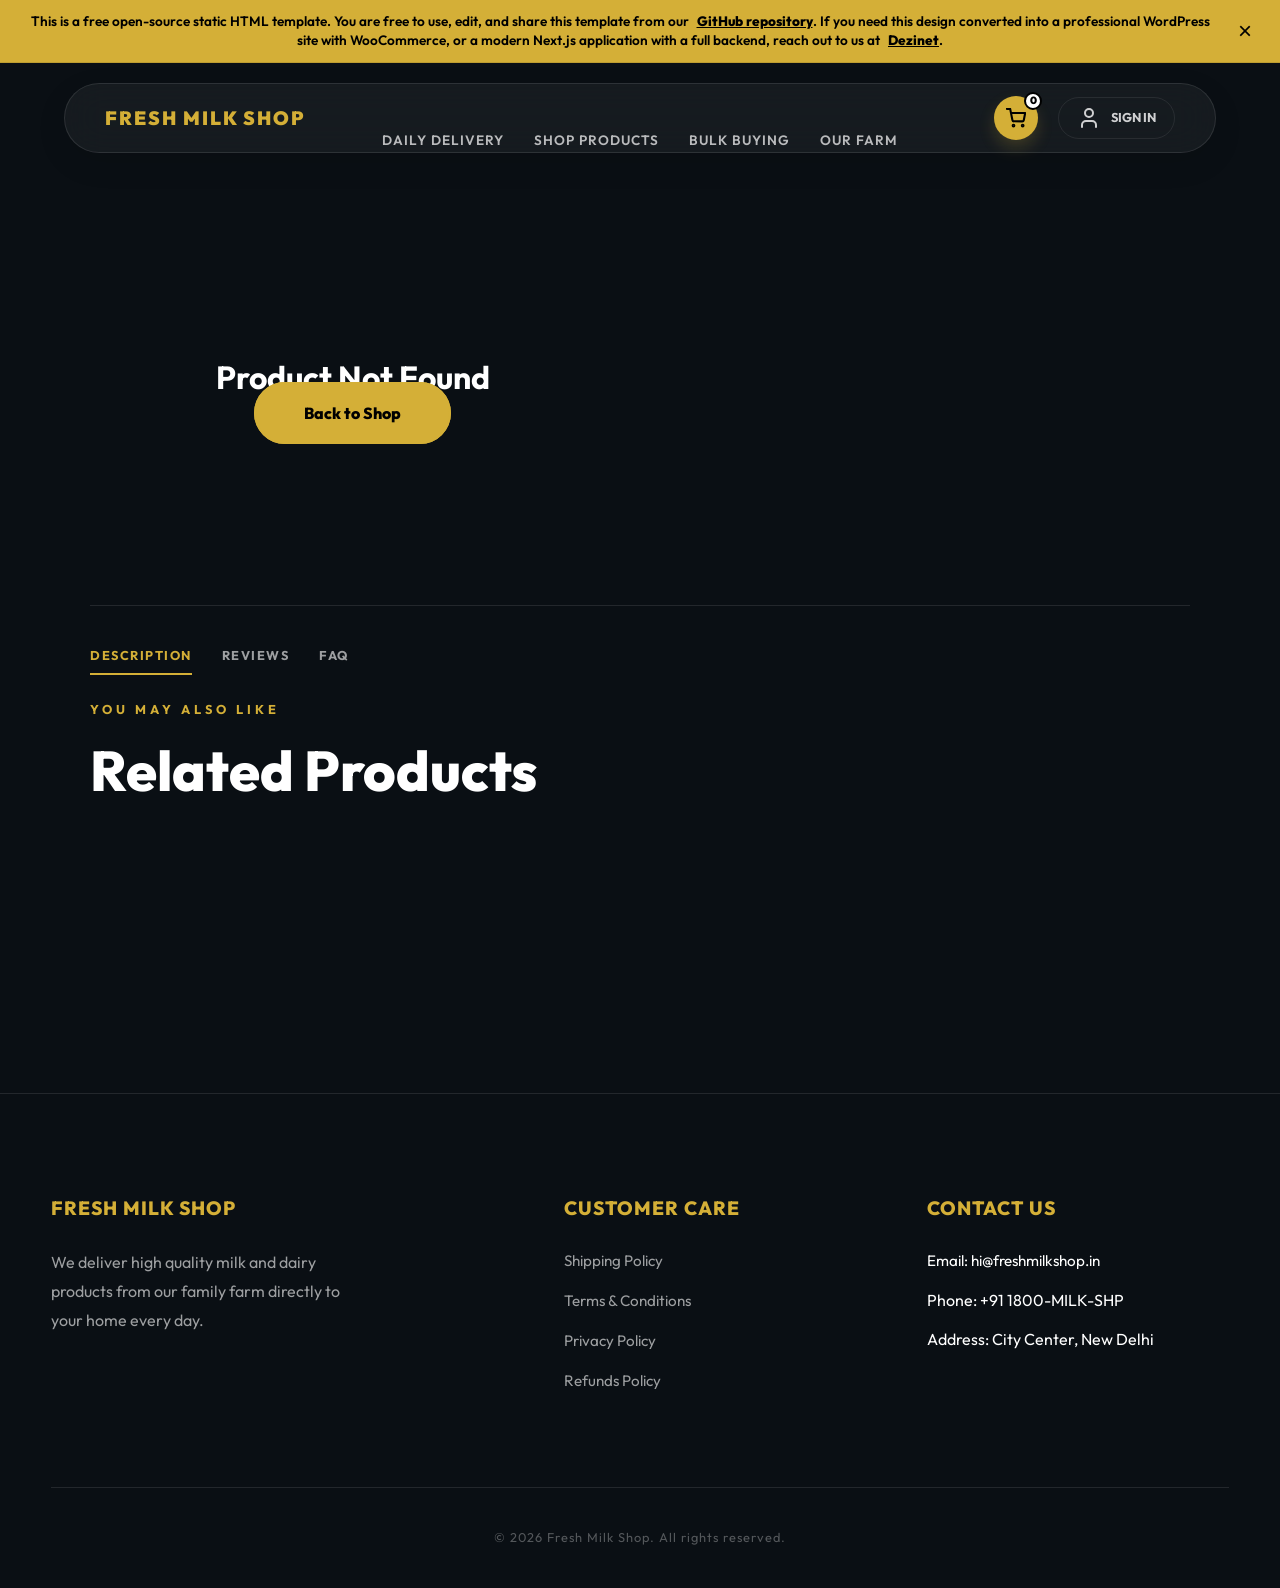
<file: product.html>
<!DOCTYPE html>
<html lang="en">
<head>
  <meta charset="UTF-8">
  <meta name="viewport" content="width=device-width, initial-scale=1.0">
  <title>Product Details | Fresh Milk Shop</title>
  <meta name="description" content="View details of our fresh dairy products.">
  
  <link rel="preconnect" href="https://fonts.googleapis.com">
  <link rel="preconnect" href="https://fonts.gstatic.com" crossorigin>
  <link href="https://fonts.googleapis.com/css2?family=Outfit:wght@400;500;600;700;800;900&display=swap" rel="stylesheet">
  
  <link rel="stylesheet" href="style.css">
  <link rel="stylesheet" href="css/header.css">
  <link rel="stylesheet" href="css/product-detail.css">
</head>
<body>

  <!-- Navigation -->
  <nav>
    <div class="hamburger" id="nav-toggle">
      <span></span>
      <span></span>
      <span></span>
    </div>
    <a href="index.html" class="logo">FRESH MILK SHOP</a>
    
    <ul class="nav-links" id="nav-menu">
      <li><a href="daily.html">Daily Delivery</a></li>
      <li><a href="shop.html">Shop Products</a></li>
      <li><a href="bulk.html">Bulk Buying</a></li>
      <li><a href="about.html">Our Farm</a></li>
      <li class="mobile-only"><a href="javascript:void(0)" id="cart-trigger-mobile">🛒 My Cart</a></li>
      <li class="mobile-only"><a href="auth.html">👤 Sign In / Account</a></li>
    </ul>

    <div class="nav-cta">
      <div class="cart-btn" id="cart-trigger">
        <svg xmlns="http://www.w3.org/2000/svg" width="20" height="20" viewBox="0 0 24 24" fill="none" stroke="#000" stroke-width="2.5" stroke-linecap="round" stroke-linejoin="round"><circle cx="9" cy="21" r="1"></circle><circle cx="20" cy="21" r="1"></circle><path d="M1 1h4l2.68 13.39a2 2 0 0 0 2 1.61h9.72a2 2 0 0 0 2-1.61L23 6H6"></path></svg>
        <span id="cart-count">0</span>
      </div>
      <a href="auth.html" class="profile-link">
        <svg xmlns="http://www.w3.org/2000/svg" width="24" height="24" viewBox="0 0 24 24" fill="none" stroke="currentColor" stroke-width="2" stroke-linecap="round" stroke-linejoin="round"><path d="M19 21v-2a4 4 0 0 0-4-4H9a4 4 0 0 0-4 4v2"></path><circle cx="12" cy="7" r="4"></circle></svg>
        <span>Sign In</span>
      </a>
    </div>
  </nav>

  <main class="container product-detail-section">
    <div id="product-container" class="product-grid">
      <!-- Dynamic Content -->
    </div>

    <!-- Product Sub-tabs -->
    <div class="tabs-container">
      <div class="tab-nav">
        <span class="tab-link active" onclick="switchDetailTab('description')">Description</span>
        <span class="tab-link" onclick="switchDetailTab('reviews')">Reviews</span>
        <span class="tab-link" onclick="switchDetailTab('faq')">FAQ</span>
      </div>
      <div id="tab-content" class="tab-body">
        <!-- Loaded dynamically -->
      </div>
    </div>

    <!-- Related Products -->
    <section class="related-products">
      <header class="section-header">
        <span class="section-label">You May Also Like</span>
        <h2 class="section-title">Related Products</h2>
      </header>
      <div id="related-grid" class="product-bento">
        <!-- Loaded dynamically -->
      </div>
    </section>
  </main>

  <!-- Footer -->
  <footer>
    <div class="container">
      <div class="footer-grid">
        <div class="footer-col">
          <h4>Fresh Milk Shop</h4>
          <p>We deliver high quality milk and dairy products from our family farm directly to your home every day.</p>
        </div>
        <div class="footer-col">
          <h4>Customer Care</h4>
          <ul>
            <li><a href="shipping.html">Shipping Policy</a></li>
            <li><a href="terms.html">Terms & Conditions</a></li>
            <li><a href="privacy.html">Privacy Policy</a></li>
            <li><a href="refunds.html">Refunds Policy</a></li>
          </ul>
        </div>
        <div class="footer-col">
          <h4>Contact Us</h4>
          <ul>
            <li><a href="contact.html" style="color: inherit; text-decoration: none;">Email: hi@freshmilkshop.in</a></li>
            <li>Phone: +91 1800-MILK-SHP</li>
            <li>Address: City Center, New Delhi</li>
          </ul>
        </div>
      </div>
      <div class="copyright">
        &copy; 2026 Fresh Milk Shop. All rights reserved.
      </div>
    </div>
  </footer>

  <!-- Cart Modal Shell -->
  <div class="modal-overlay" id="modal-overlay">
    <div class="cart-sidebar" id="cart-sidebar">
      <header class="cart-header">
        <h3>Your Cart</h3>
        <button class="close-modal" id="close-cart">&times;</button>
      </header>
      
      <div id="cart-items-container" class="cart-items-list">
        <!-- Rendered by JS -->
        <p class="empty-msg" id="empty-cart-msg">Your cart is empty.</p>
      </div>

      <footer class="cart-footer">
        <div class="cart-total">
          <span>Subtotal</span>
          <strong id="cart-total-price">₹0</strong>
        </div>
        <button class="btn-luxe" style="width: 100%;" onclick="window.location.href='checkout.html'">Complete Order</button>
      </footer>
    </div>
  </div>

  <script src="js/products-data.js"></script>
  <script src="main.js"></script>
  <script src="js/product-detail.js"></script>
</body>
</html>
</file>
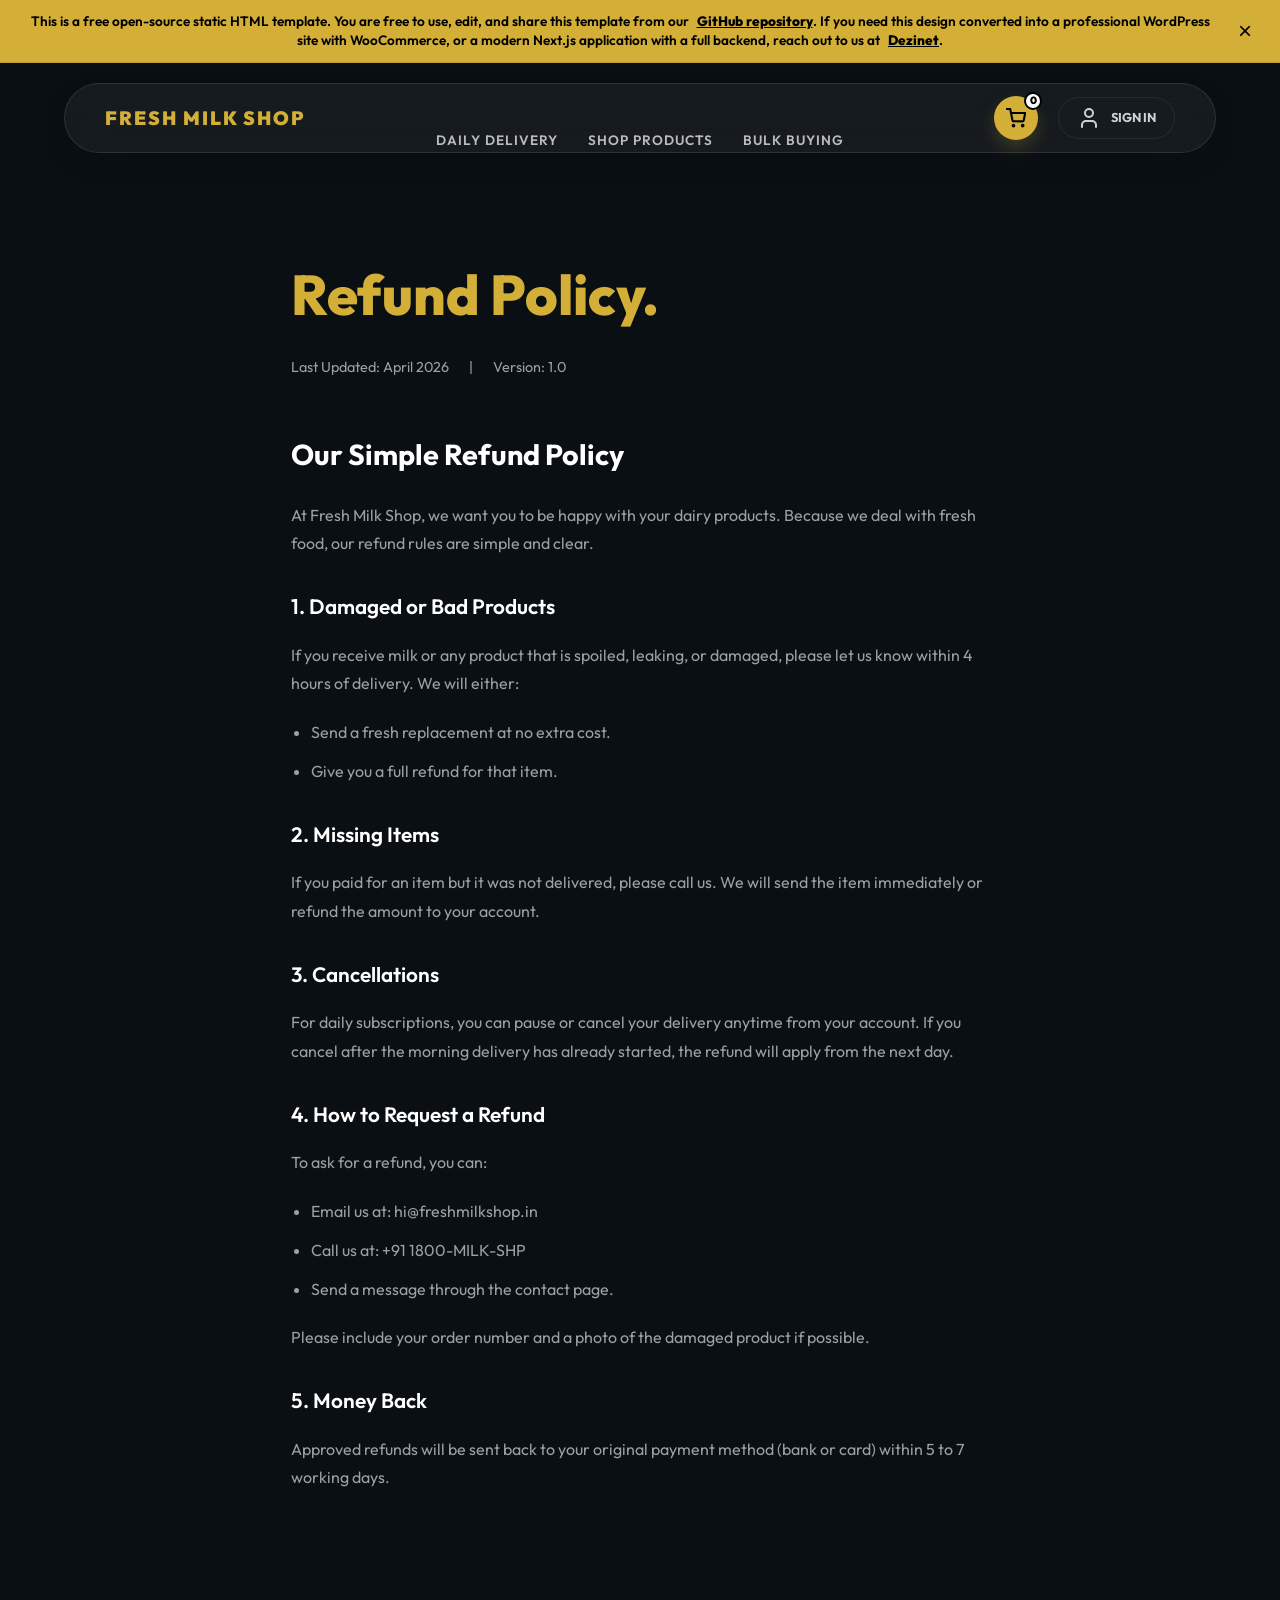
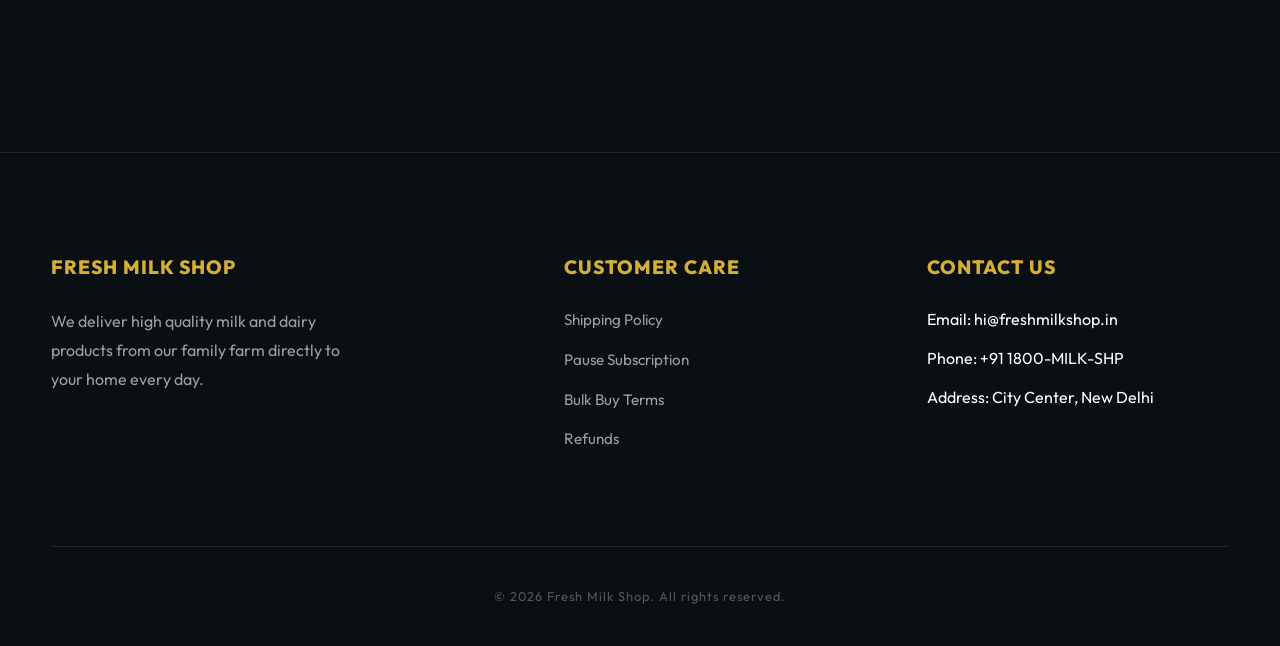
<file: refunds.html>
<!DOCTYPE html>
<html lang="en">
<head>
  <meta charset="UTF-8">
  <meta name="viewport" content="width=device-width, initial-scale=1.0">
  <title>Refund Policy | Fresh Milk Shop</title>
  <meta name="description" content="Know about our refund and return policy for fresh milk and dairy products.">
  
  <link rel="preconnect" href="https://fonts.googleapis.com">
  <link rel="preconnect" href="https://fonts.gstatic.com" crossorigin>
  <link href="https://fonts.googleapis.com/css2?family=Outfit:wght@400;500;600;700;800;900&display=swap" rel="stylesheet">
  <link rel="stylesheet" href="style.css">
  <link rel="stylesheet" href="css/header.css">
  <link rel="stylesheet" href="css/legal.css">
</head>
<body>

  <!-- Navigation -->
  <nav>
    <div class="hamburger" id="nav-toggle">
      <span></span>
      <span></span>
      <span></span>
    </div>
    <a href="index.html" class="logo">FRESH MILK SHOP</a>
    
    <ul class="nav-links" id="nav-menu">
      <li><a href="daily.html">Daily Delivery</a></li>
      <li><a href="shop.html">Shop Products</a></li>
      <li><a href="bulk.html">Bulk Buying</a></li>
      <li class="mobile-only"><a href="javascript:void(0)" id="cart-trigger-mobile">🛒 My Cart</a></li>
      <li class="mobile-only"><a href="auth.html">👤 Sign In / Account</a></li>
    </ul>

    <div class="nav-cta">
      <div class="cart-btn" id="cart-trigger">
        <svg xmlns="http://www.w3.org/2000/svg" width="20" height="20" viewBox="0 0 24 24" fill="none" stroke="#000" stroke-width="2.5" stroke-linecap="round" stroke-linejoin="round"><circle cx="9" cy="21" r="1"></circle><circle cx="20" cy="21" r="1"></circle><path d="M1 1h4l2.68 13.39a2 2 0 0 0 2 1.61h9.72a2 2 0 0 0 2-1.61L23 6H6"></path></svg>
        <span id="cart-count">0</span>
      </div>
      <a href="auth.html" class="profile-link">
        <svg xmlns="http://www.w3.org/2000/svg" width="24" height="24" viewBox="0 0 24 24" fill="none" stroke="currentColor" stroke-width="2" stroke-linecap="round" stroke-linejoin="round"><path d="M19 21v-2a4 4 0 0 0-4-4H9a4 4 0 0 0-4 4v2"></path><circle cx="12" cy="7" r="4"></circle></svg>
        <span>Sign In</span>
      </a>
    </div>
  </nav>

  <main class="legal-section">
    <div class="container legal-content">
      <h1>Refund <span>Policy</span>.</h1>
      
      <div class="legal-meta">
        <span>Last Updated: April 2026</span>
        <span>|</span>
        <span>Version: 1.0</span>
      </div>

      <div class="legal-body">
        <h2>Our Simple Refund Policy</h2>
        <p>At Fresh Milk Shop, we want you to be happy with your dairy products. Because we deal with fresh food, our refund rules are simple and clear.</p>

        <h3>1. Damaged or Bad Products</h3>
        <p>If you receive milk or any product that is spoiled, leaking, or damaged, please let us know within 4 hours of delivery. We will either:</p>
        <ul>
          <li>Send a fresh replacement at no extra cost.</li>
          <li>Give you a full refund for that item.</li>
        </ul>

        <h3>2. Missing Items</h3>
        <p>If you paid for an item but it was not delivered, please call us. We will send the item immediately or refund the amount to your account.</p>

        <h3>3. Cancellations</h3>
        <p>For daily subscriptions, you can pause or cancel your delivery anytime from your account. If you cancel after the morning delivery has already started, the refund will apply from the next day.</p>

        <h3>4. How to Request a Refund</h3>
        <p>To ask for a refund, you can:</p>
        <ul>
          <li>Email us at: hi@freshmilkshop.in</li>
          <li>Call us at: +91 1800-MILK-SHP</li>
          <li>Send a message through the contact page.</li>
        </ul>
        <p>Please include your order number and a photo of the damaged product if possible.</p>

        <h3>5. Money Back</h3>
        <p>Approved refunds will be sent back to your original payment method (bank or card) within 5 to 7 working days.</p>
      </div>
    </div>
  </main>

  <!-- Footer -->
  <footer>
    <div class="container">
      <div class="footer-grid">
        <div class="footer-col">
          <h4>Fresh Milk Shop</h4>
          <p>We deliver high quality milk and dairy products from our family farm directly to your home every day.</p>
        </div>
        <div class="footer-col">
          <h4>Customer Care</h4>
          <ul>
            <li><a href="shipping.html">Shipping Policy</a></li>
            <li><a href="daily.html">Pause Subscription</a></li>
            <li><a href="bulk.html">Bulk Buy Terms</a></li>
            <li><a href="refunds.html">Refunds</a></li>
          </ul>
        </div>
        <div class="footer-col">
          <h4>Contact Us</h4>
          <ul>
            <li>Email: hi@freshmilkshop.in</li>
            <li>Phone: +91 1800-MILK-SHP</li>
            <li>Address: City Center, New Delhi</li>
          </ul>
        </div>
      </div>
      <div class="copyright">
        &copy; 2026 Fresh Milk Shop. All rights reserved.
      </div>
    </div>
  </footer>

  <!-- Cart Modal Shell -->
  <div class="modal-overlay" id="modal-overlay">
    <div class="cart-sidebar" id="cart-sidebar">
      <header class="cart-header">
        <h3>Your Cart</h3>
        <button class="close-modal" id="close-cart">&times;</button>
      </header>
      
      <div id="cart-items-container" class="cart-items-list">
        <!-- Rendered by JS -->
        <p class="empty-msg" id="empty-cart-msg">Your cart is empty.</p>
      </div>

      <footer class="cart-footer">
        <div class="cart-total">
          <span>Subtotal</span>
          <strong id="cart-total-price">₹0</strong>
        </div>
        <button class="btn-luxe" style="width: 100%;" onclick="window.location.href='checkout.html'">Complete Order</button>
      </footer>
    </div>
  </div>

  <script src="main.js"></script>
</body>
</html>
</file>
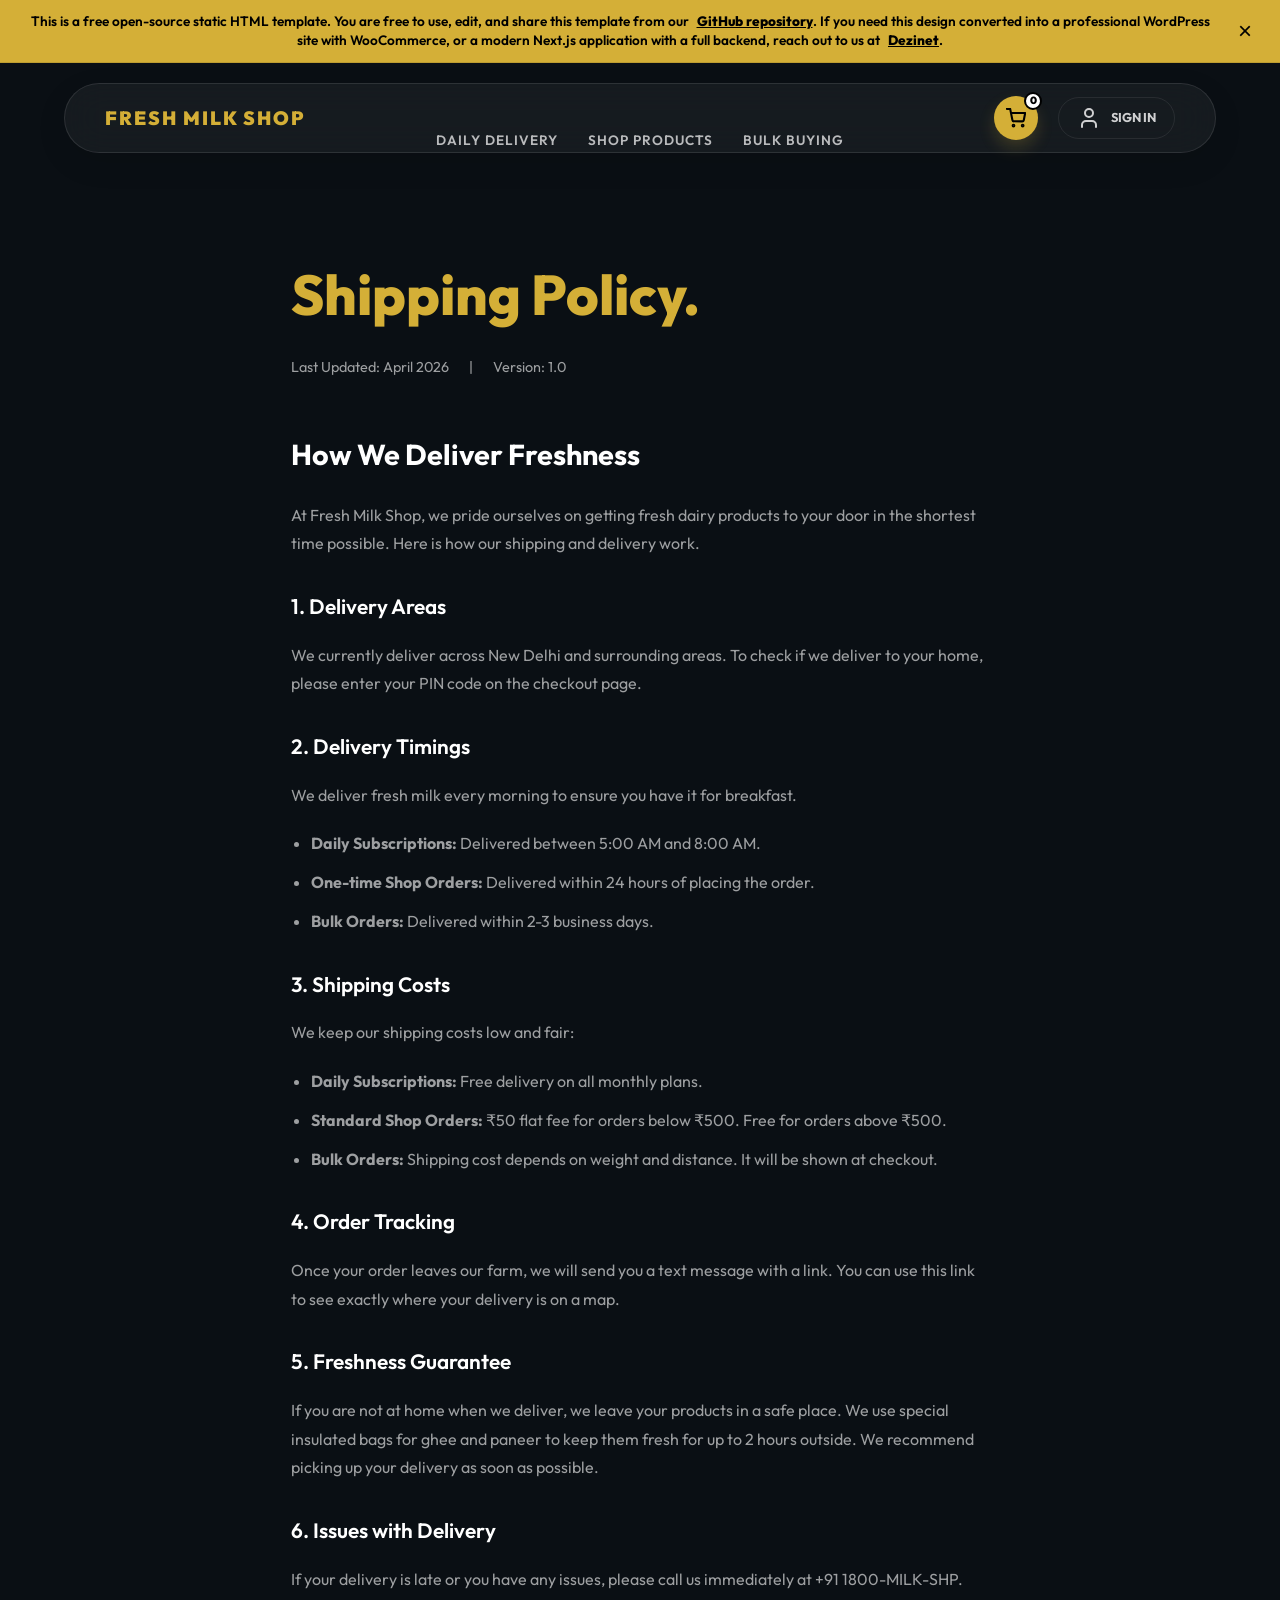
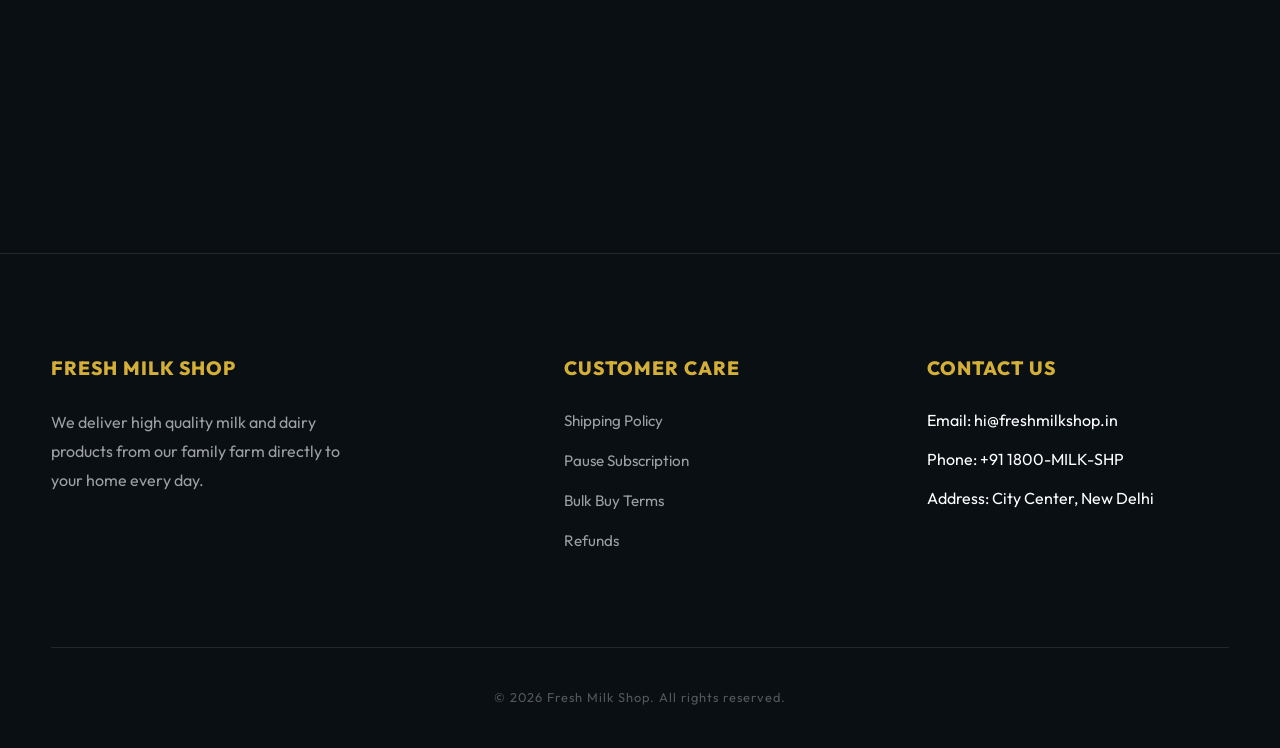
<file: shipping.html>
<!DOCTYPE html>
<html lang="en">
<head>
  <meta charset="UTF-8">
  <meta name="viewport" content="width=device-width, initial-scale=1.0">
  <title>Shipping Policy | Fresh Milk Shop</title>
  <meta name="description" content="Learn about our delivery areas, timings, and shipping charges for fresh milk and dairy.">
  
  <link rel="preconnect" href="https://fonts.googleapis.com">
  <link rel="preconnect" href="https://fonts.gstatic.com" crossorigin>
  <link href="https://fonts.googleapis.com/css2?family=Outfit:wght@400;500;600;700;800;900&display=swap" rel="stylesheet">
  <link rel="stylesheet" href="style.css">
  <link rel="stylesheet" href="css/header.css">
  <link rel="stylesheet" href="css/legal.css">
</head>
<body>

  <!-- Navigation -->
  <nav>
    <div class="hamburger" id="nav-toggle">
      <span></span>
      <span></span>
      <span></span>
    </div>
    <a href="index.html" class="logo">FRESH MILK SHOP</a>
    
    <ul class="nav-links" id="nav-menu">
      <li><a href="daily.html">Daily Delivery</a></li>
      <li><a href="shop.html">Shop Products</a></li>
      <li><a href="bulk.html">Bulk Buying</a></li>
      <li class="mobile-only"><a href="javascript:void(0)" id="cart-trigger-mobile">🛒 My Cart</a></li>
      <li class="mobile-only"><a href="auth.html">👤 Sign In / Account</a></li>
    </ul>

    <div class="nav-cta">
      <div class="cart-btn" id="cart-trigger">
        <svg xmlns="http://www.w3.org/2000/svg" width="20" height="20" viewBox="0 0 24 24" fill="none" stroke="#000" stroke-width="2.5" stroke-linecap="round" stroke-linejoin="round"><circle cx="9" cy="21" r="1"></circle><circle cx="20" cy="21" r="1"></circle><path d="M1 1h4l2.68 13.39a2 2 0 0 0 2 1.61h9.72a2 2 0 0 0 2-1.61L23 6H6"></path></svg>
        <span id="cart-count">0</span>
      </div>
      <a href="auth.html" class="profile-link">
        <svg xmlns="http://www.w3.org/2000/svg" width="24" height="24" viewBox="0 0 24 24" fill="none" stroke="currentColor" stroke-width="2" stroke-linecap="round" stroke-linejoin="round"><path d="M19 21v-2a4 4 0 0 0-4-4H9a4 4 0 0 0-4 4v2"></path><circle cx="12" cy="7" r="4"></circle></svg>
        <span>Sign In</span>
      </a>
    </div>
  </nav>

  <main class="legal-section">
    <div class="container legal-content">
      <h1>Shipping <span>Policy</span>.</h1>
      
      <div class="legal-meta">
        <span>Last Updated: April 2026</span>
        <span>|</span>
        <span>Version: 1.0</span>
      </div>

      <div class="legal-body">
        <h2>How We Deliver Freshness</h2>
        <p>At Fresh Milk Shop, we pride ourselves on getting fresh dairy products to your door in the shortest time possible. Here is how our shipping and delivery work.</p>

        <h3>1. Delivery Areas</h3>
        <p>We currently deliver across New Delhi and surrounding areas. To check if we deliver to your home, please enter your PIN code on the checkout page.</p>

        <h3>2. Delivery Timings</h3>
        <p>We deliver fresh milk every morning to ensure you have it for breakfast.</p>
        <ul>
          <li><strong>Daily Subscriptions:</strong> Delivered between 5:00 AM and 8:00 AM.</li>
          <li><strong>One-time Shop Orders:</strong> Delivered within 24 hours of placing the order.</li>
          <li><strong>Bulk Orders:</strong> Delivered within 2-3 business days.</li>
        </ul>

        <h3>3. Shipping Costs</h3>
        <p>We keep our shipping costs low and fair:</p>
        <ul>
          <li><strong>Daily Subscriptions:</strong> Free delivery on all monthly plans.</li>
          <li><strong>Standard Shop Orders:</strong> ₹50 flat fee for orders below ₹500. Free for orders above ₹500.</li>
          <li><strong>Bulk Orders:</strong> Shipping cost depends on weight and distance. It will be shown at checkout.</li>
        </ul>

        <h3>4. Order Tracking</h3>
        <p>Once your order leaves our farm, we will send you a text message with a link. You can use this link to see exactly where your delivery is on a map.</p>

        <h3>5. Freshness Guarantee</h3>
        <p>If you are not at home when we deliver, we leave your products in a safe place. We use special insulated bags for ghee and paneer to keep them fresh for up to 2 hours outside. We recommend picking up your delivery as soon as possible.</p>
        
        <h3>6. Issues with Delivery</h3>
        <p>If your delivery is late or you have any issues, please call us immediately at +91 1800-MILK-SHP.</p>
      </div>
    </div>
  </main>

  <!-- Footer -->
  <footer>
    <div class="container">
      <div class="footer-grid">
        <div class="footer-col">
          <h4>Fresh Milk Shop</h4>
          <p>We deliver high quality milk and dairy products from our family farm directly to your home every day.</p>
        </div>
        <div class="footer-col">
          <h4>Customer Care</h4>
          <ul>
            <li><a href="shipping.html">Shipping Policy</a></li>
            <li><a href="daily.html">Pause Subscription</a></li>
            <li><a href="bulk.html">Bulk Buy Terms</a></li>
            <li><a href="refunds.html">Refunds</a></li>
          </ul>
        </div>
        <div class="footer-col">
          <h4>Contact Us</h4>
          <ul>
            <li>Email: hi@freshmilkshop.in</li>
            <li>Phone: +91 1800-MILK-SHP</li>
            <li>Address: City Center, New Delhi</li>
          </ul>
        </div>
      </div>
      <div class="copyright">
        &copy; 2026 Fresh Milk Shop. All rights reserved.
      </div>
    </div>
  </footer>

  <!-- Cart Modal Shell -->
  <div class="modal-overlay" id="modal-overlay">
    <div class="cart-sidebar" id="cart-sidebar">
      <header class="cart-header">
        <h3>Your Cart</h3>
        <button class="close-modal" id="close-cart">&times;</button>
      </header>
      
      <div id="cart-items-container" class="cart-items-list">
        <!-- Rendered by JS -->
        <p class="empty-msg" id="empty-cart-msg">Your cart is empty.</p>
      </div>

      <footer class="cart-footer">
        <div class="cart-total">
          <span>Subtotal</span>
          <strong id="cart-total-price">₹0</strong>
        </div>
        <button class="btn-luxe" style="width: 100%;" onclick="window.location.href='checkout.html'">Complete Order</button>
      </footer>
    </div>
  </div>

  <script src="main.js"></script>
</body>
</html>
</file>
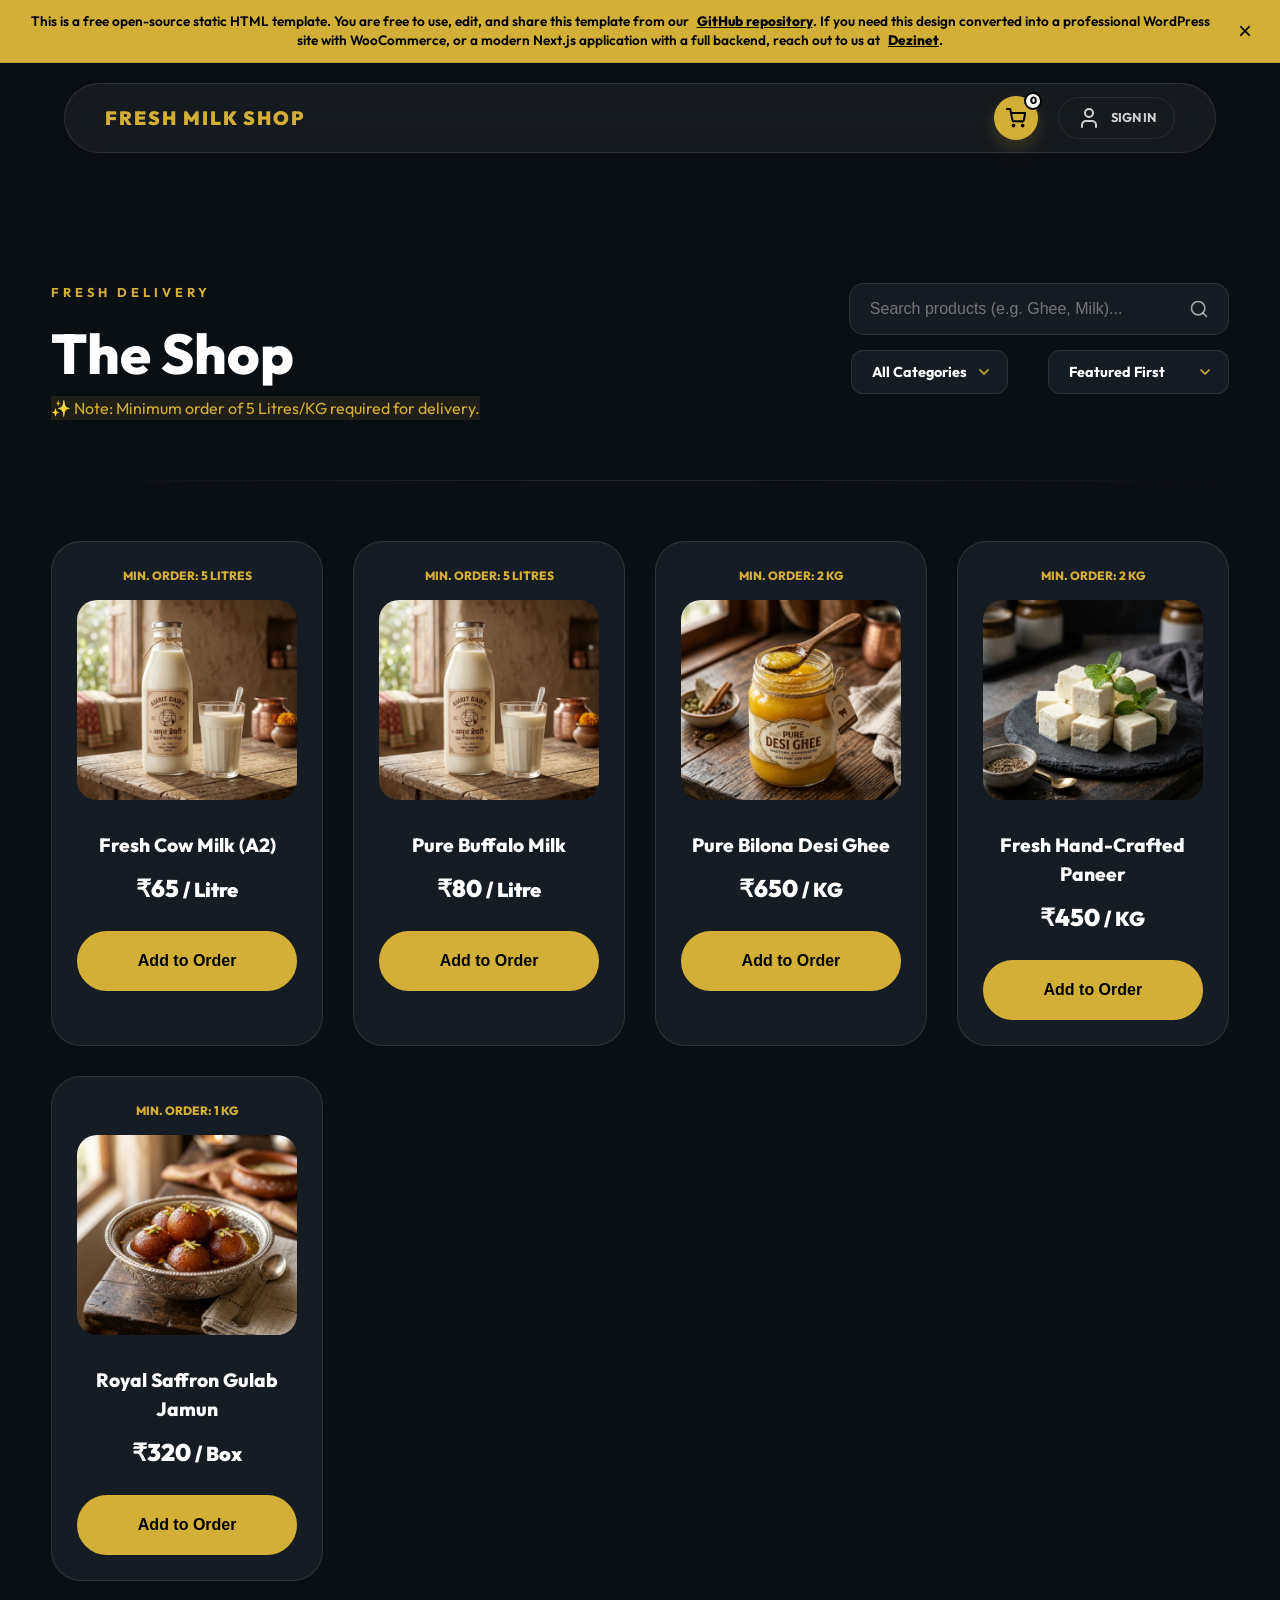
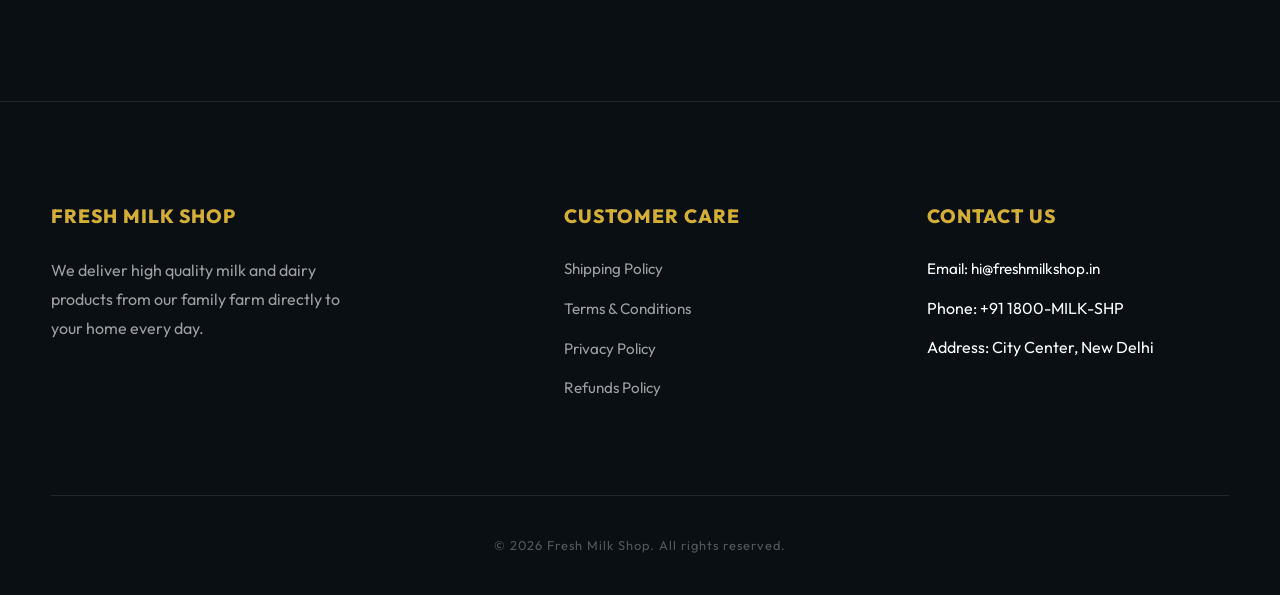
<file: shop.html>
<!DOCTYPE html>
<html lang="en">
<head>
  <meta charset="UTF-8">
  <meta name="viewport" content="width=device-width, initial-scale=1.0">
  <title>Shop Fresh Products | Fresh Milk Shop</title>
  <meta name="description" content="Shop the freshest milk, ghee, paneer, and Indian sweets. All high quality dairy delivered fresh.">
  
  <link rel="preconnect" href="https://fonts.googleapis.com">
  <link rel="preconnect" href="https://fonts.gstatic.com" crossorigin>
  <link href="https://fonts.googleapis.com/css2?family=Outfit:wght@400;500;600;700;800;900&display=swap" rel="stylesheet">
  
  <link rel="stylesheet" href="style.css">
  <link rel="stylesheet" href="css/header.css">
  <link rel="stylesheet" href="css/shop.css">
</head>
<body>

  <nav>
    <div class="hamburger" id="nav-toggle">
      <span></span>
      <span></span>
      <span></span>
    </div>
    <a href="index.html" class="logo">FRESH MILK SHOP</a>
    <div class="nav-cta">
      <div class="cart-btn" id="cart-trigger">
        <svg xmlns="http://www.w3.org/2000/svg" width="20" height="20" viewBox="0 0 24 24" fill="none" stroke="#000" stroke-width="2.5" stroke-linecap="round" stroke-linejoin="round"><circle cx="9" cy="21" r="1"></circle><circle cx="20" cy="21" r="1"></circle><path d="M1 1h4l2.68 13.39a2 2 0 0 0 2 1.61h9.72a2 2 0 0 0 2-1.61L23 6H6"></path></svg>
        <span id="cart-count">0</span>
      </div>
      <a href="auth.html" class="profile-link">
        <svg xmlns="http://www.w3.org/2000/svg" width="24" height="24" viewBox="0 0 24 24" fill="none" stroke="currentColor" stroke-width="2" stroke-linecap="round" stroke-linejoin="round"><path d="M19 21v-2a4 4 0 0 0-4-4H9a4 4 0 0 0-4 4v2"></path><circle cx="12" cy="7" r="4"></circle></svg>
        <span>Sign In</span>
      </a>
    </div>
  </nav>

  <ul class="nav-links" id="nav-menu">
    <li><a href="daily.html">Daily Delivery</a></li>
    <li><a href="shop.html">Shop Products</a></li>
    <li><a href="bulk.html">Bulk Buying</a></li>
    <li><a href="about.html">Our Farm</a></li>
    <li class="mobile-only"><a href="javascript:void(0)" id="cart-trigger-mobile">🛒 My Cart</a></li>
    <li class="mobile-only"><a href="auth.html">👤 Account</a></li>
  </ul>

  <main class="container page-content">
    <header class="section-header shop-header">
      <div class="header-main">
        <span class="section-label">Fresh Delivery</span>
        <h1 class="section-title">The Shop</h1>
        <div class="min-order-alert">✨ Note: Minimum order of 5 Litres/KG required for delivery.</div>
      </div>

      <div class="header-controls">
        <div class="search-box">
          <input type="text" id="shop-search" placeholder="Search products (e.g. Ghee, Milk)...">
          <svg xmlns="http://www.w3.org/2000/svg" width="20" height="20" viewBox="0 0 24 24" fill="none" stroke="currentColor" stroke-width="2" stroke-linecap="round" stroke-linejoin="round"><circle cx="11" cy="11" r="8"></circle><line x1="21" y1="21" x2="16.65" y2="16.65"></line></svg>
        </div>

        <div class="filter-groups">
          <div class="filter-group">
            <select id="shop-category" class="luxe-select" onchange="setCategory(this.value)">
              <option value="all">All Categories</option>
              <option value="milk">Milk</option>
              <option value="ghee">Ghee</option>
              <option value="paneer">Paneer</option>
              <option value="sweets">Sweets</option>
            </select>
          </div>
          <div class="filter-group">
            <select id="shop-sort" class="luxe-select">
              <option value="newest">Featured First</option>
              <option value="price-low">Price: Low to High</option>
              <option value="price-high">Price: High to Low</option>
            </select>
          </div>
        </div>
      </div>
    </header>
    
    <div class="shop-divider"></div>

    <!-- Shop Grid -->
    <div id="shop-grid" class="shop-grid">
       <!-- Populated by shop.js -->
    </div>
  </main>

  <!-- Footer -->
  <footer>
    <div class="container">
      <div class="footer-grid">
        <div class="footer-col">
          <h4>Fresh Milk Shop</h4>
          <p>We deliver high quality milk and dairy products from our family farm directly to your home every day.</p>
        </div>
        <div class="footer-col">
          <h4>Customer Care</h4>
          <ul>
            <li><a href="shipping.html">Shipping Policy</a></li>
            <li><a href="terms.html">Terms & Conditions</a></li>
            <li><a href="privacy.html">Privacy Policy</a></li>
            <li><a href="refunds.html">Refunds Policy</a></li>
          </ul>
        </div>
        <div class="footer-col">
          <h4>Contact Us</h4>
          <ul>
            <li><a href="contact.html" style="color: inherit; text-decoration: none;">Email: hi@freshmilkshop.in</a></li>
            <li>Phone: +91 1800-MILK-SHP</li>
            <li>Address: City Center, New Delhi</li>
          </ul>
        </div>
      </div>
      <div class="copyright">
        &copy; 2026 Fresh Milk Shop. All rights reserved.
      </div>
    </div>
  </footer>

  <!-- Cart Modal Shell -->
  <div class="modal-overlay" id="modal-overlay">
    <div class="cart-sidebar" id="cart-sidebar">
      <header class="cart-header">
        <h3>Your Cart</h3>
        <button class="close-modal" id="close-cart">&times;</button>
      </header>
      
      <div id="cart-items-container" class="cart-items-list">
        <!-- Rendered by JS -->
        <p class="empty-msg" id="empty-cart-msg">Your cart is empty.</p>
      </div>

      <footer class="cart-footer">
        <div class="cart-total">
          <span>Subtotal</span>
          <strong id="cart-total-price">₹0</strong>
        </div>
        <button class="btn-luxe" style="width: 100%;" onclick="window.location.href='checkout.html'">Complete Order</button>
      </footer>
    </div>
  </div>

  <script src="js/products-data.js"></script>
  <script src="main.js"></script>
  <script src="js/shop.js"></script>
</body>
</html>
</file>
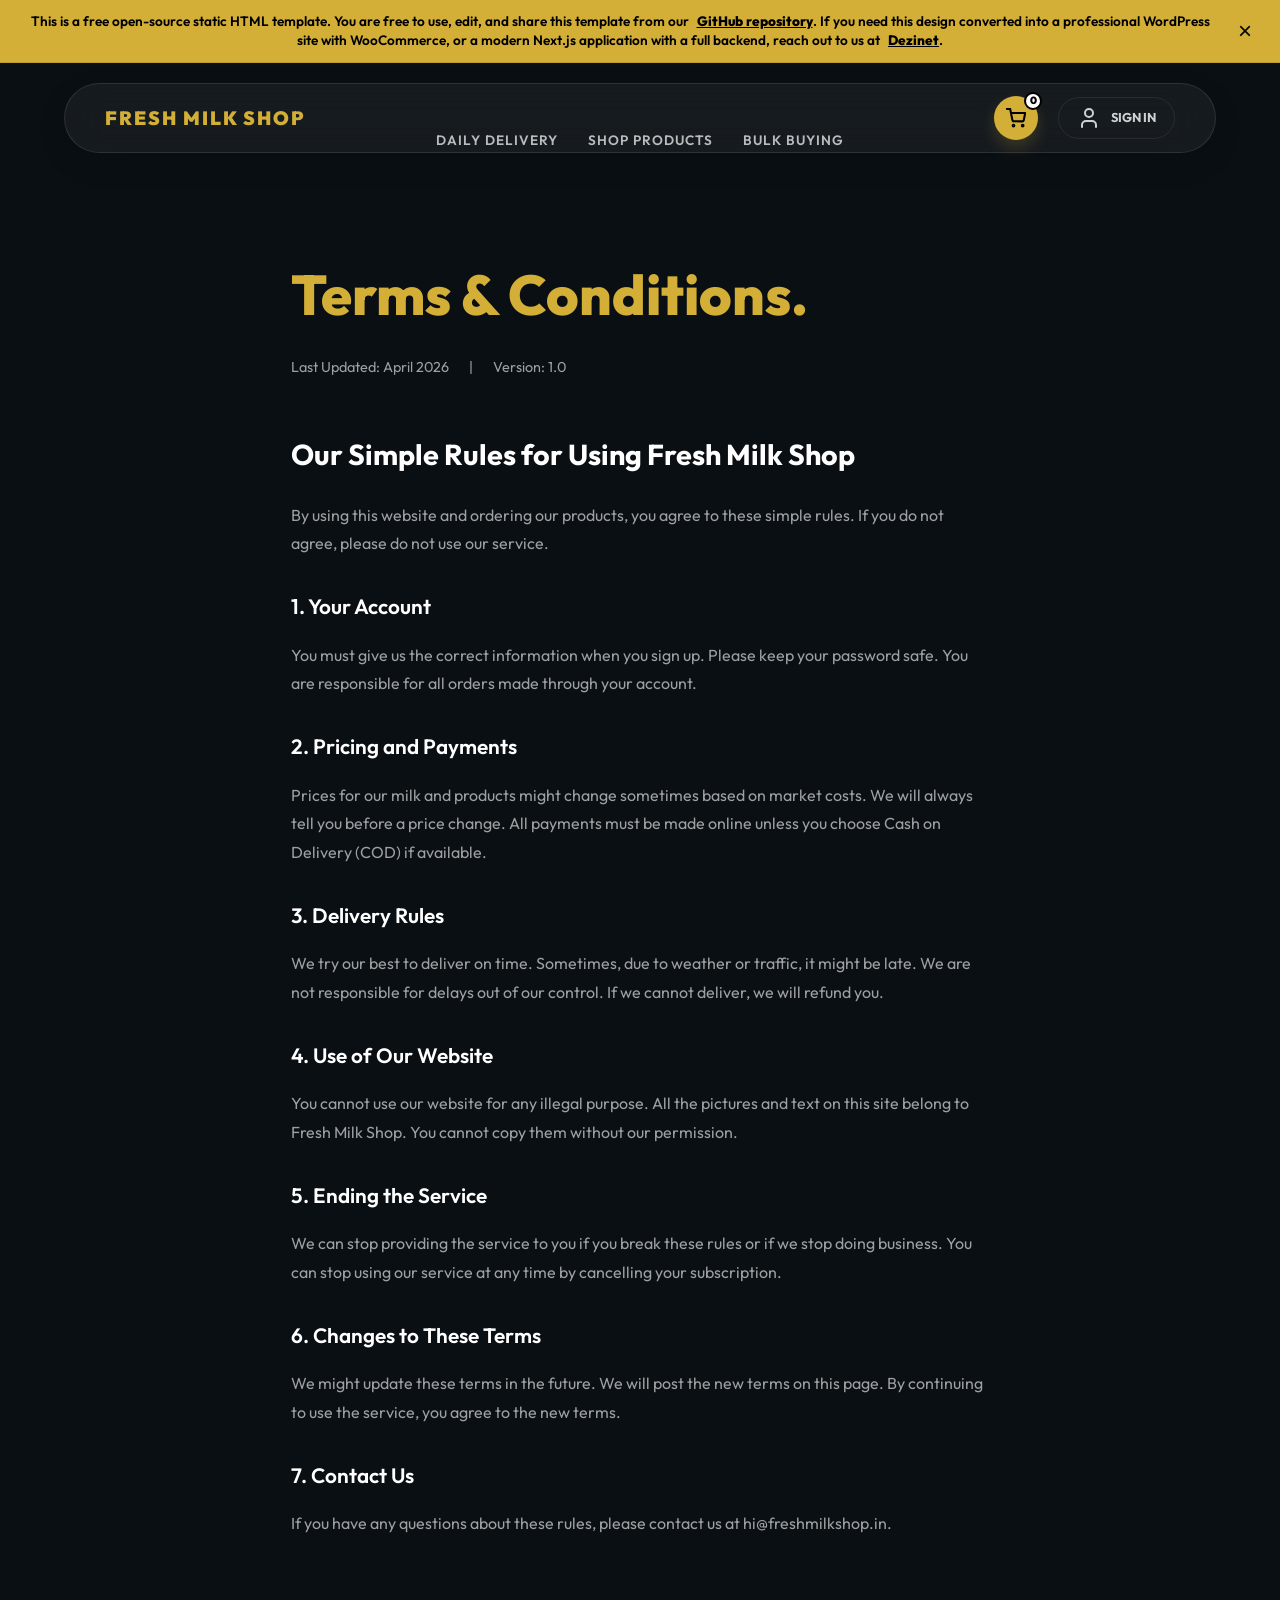
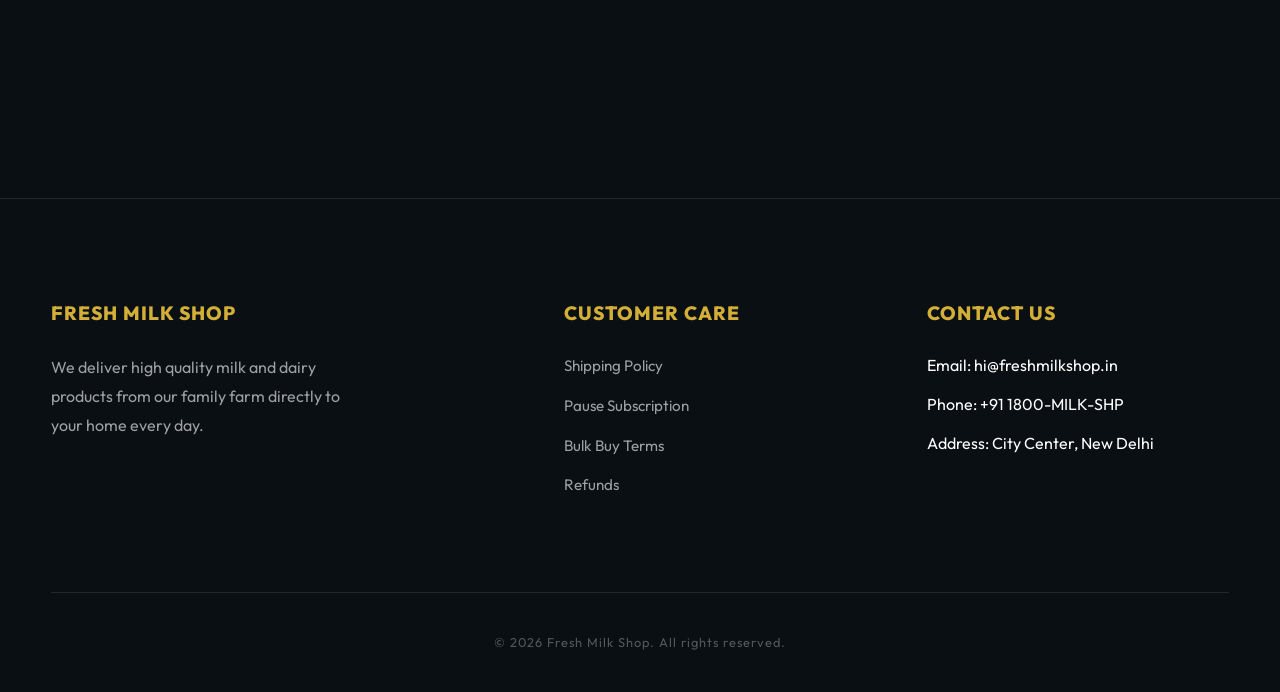
<file: terms.html>
<!DOCTYPE html>
<html lang="en">
<head>
  <meta charset="UTF-8">
  <meta name="viewport" content="width=device-width, initial-scale=1.0">
  <title>Terms and Conditions | Fresh Milk Shop</title>
  <meta name="description" content="Read our terms and conditions for using our website and services.">
  
  <link rel="preconnect" href="https://fonts.googleapis.com">
  <link rel="preconnect" href="https://fonts.gstatic.com" crossorigin>
  <link href="https://fonts.googleapis.com/css2?family=Outfit:wght@400;500;600;700;800;900&display=swap" rel="stylesheet">
  <link rel="stylesheet" href="style.css">
  <link rel="stylesheet" href="css/header.css">
  <link rel="stylesheet" href="css/legal.css">
</head>
<body>

  <!-- Navigation -->
  <nav>
    <div class="hamburger" id="nav-toggle">
      <span></span>
      <span></span>
      <span></span>
    </div>
    <a href="index.html" class="logo">FRESH MILK SHOP</a>
    
    <ul class="nav-links" id="nav-menu">
      <li><a href="daily.html">Daily Delivery</a></li>
      <li><a href="shop.html">Shop Products</a></li>
      <li><a href="bulk.html">Bulk Buying</a></li>
      <li class="mobile-only"><a href="javascript:void(0)" id="cart-trigger-mobile">🛒 My Cart</a></li>
      <li class="mobile-only"><a href="auth.html">👤 Sign In / Account</a></li>
    </ul>

    <div class="nav-cta">
      <div class="cart-btn" id="cart-trigger">
        <svg xmlns="http://www.w3.org/2000/svg" width="20" height="20" viewBox="0 0 24 24" fill="none" stroke="#000" stroke-width="2.5" stroke-linecap="round" stroke-linejoin="round"><circle cx="9" cy="21" r="1"></circle><circle cx="20" cy="21" r="1"></circle><path d="M1 1h4l2.68 13.39a2 2 0 0 0 2 1.61h9.72a2 2 0 0 0 2-1.61L23 6H6"></path></svg>
        <span id="cart-count">0</span>
      </div>
      <a href="auth.html" class="profile-link">
        <svg xmlns="http://www.w3.org/2000/svg" width="24" height="24" viewBox="0 0 24 24" fill="none" stroke="currentColor" stroke-width="2" stroke-linecap="round" stroke-linejoin="round"><path d="M19 21v-2a4 4 0 0 0-4-4H9a4 4 0 0 0-4 4v2"></path><circle cx="12" cy="7" r="4"></circle></svg>
        <span>Sign In</span>
      </a>
    </div>
  </nav>

  <main class="legal-section">
    <div class="container legal-content">
      <h1>Terms & <span>Conditions</span>.</h1>
      
      <div class="legal-meta">
        <span>Last Updated: April 2026</span>
        <span>|</span>
        <span>Version: 1.0</span>
      </div>

      <div class="legal-body">
        <h2>Our Simple Rules for Using Fresh Milk Shop</h2>
        <p>By using this website and ordering our products, you agree to these simple rules. If you do not agree, please do not use our service.</p>

        <h3>1. Your Account</h3>
        <p>You must give us the correct information when you sign up. Please keep your password safe. You are responsible for all orders made through your account.</p>

        <h3>2. Pricing and Payments</h3>
        <p>Prices for our milk and products might change sometimes based on market costs. We will always tell you before a price change. All payments must be made online unless you choose Cash on Delivery (COD) if available.</p>

        <h3>3. Delivery Rules</h3>
        <p>We try our best to deliver on time. Sometimes, due to weather or traffic, it might be late. We are not responsible for delays out of our control. If we cannot deliver, we will refund you.</p>

        <h3>4. Use of Our Website</h3>
        <p>You cannot use our website for any illegal purpose. All the pictures and text on this site belong to Fresh Milk Shop. You cannot copy them without our permission.</p>

        <h3>5. Ending the Service</h3>
        <p>We can stop providing the service to you if you break these rules or if we stop doing business. You can stop using our service at any time by cancelling your subscription.</p>

        <h3>6. Changes to These Terms</h3>
        <p>We might update these terms in the future. We will post the new terms on this page. By continuing to use the service, you agree to the new terms.</p>
        
        <h3>7. Contact Us</h3>
        <p>If you have any questions about these rules, please contact us at hi@freshmilkshop.in.</p>
      </div>
    </div>
  </main>

  <!-- Footer -->
  <footer>
    <div class="container">
      <div class="footer-grid">
        <div class="footer-col">
          <h4>Fresh Milk Shop</h4>
          <p>We deliver high quality milk and dairy products from our family farm directly to your home every day.</p>
        </div>
        <div class="footer-col">
          <h4>Customer Care</h4>
          <ul>
            <li><a href="shipping.html">Shipping Policy</a></li>
            <li><a href="daily.html">Pause Subscription</a></li>
            <li><a href="bulk.html">Bulk Buy Terms</a></li>
            <li><a href="refunds.html">Refunds</a></li>
          </ul>
        </div>
        <div class="footer-col">
          <h4>Contact Us</h4>
          <ul>
            <li>Email: hi@freshmilkshop.in</li>
            <li>Phone: +91 1800-MILK-SHP</li>
            <li>Address: City Center, New Delhi</li>
          </ul>
        </div>
      </div>
      <div class="copyright">
        &copy; 2026 Fresh Milk Shop. All rights reserved.
      </div>
    </div>
  </footer>

  <!-- Cart Modal Shell -->
  <div class="modal-overlay" id="modal-overlay">
    <div class="cart-sidebar" id="cart-sidebar">
      <header class="cart-header">
        <h3>Your Cart</h3>
        <button class="close-modal" id="close-cart">&times;</button>
      </header>
      
      <div id="cart-items-container" class="cart-items-list">
        <!-- Rendered by JS -->
        <p class="empty-msg" id="empty-cart-msg">Your cart is empty.</p>
      </div>

      <footer class="cart-footer">
        <div class="cart-total">
          <span>Subtotal</span>
          <strong id="cart-total-price">₹0</strong>
        </div>
        <button class="btn-luxe" style="width: 100%;" onclick="window.location.href='checkout.html'">Complete Order</button>
      </footer>
    </div>
  </div>

  <script src="main.js"></script>
</body>
</html>
</file>
<file: style.css>
/* --- Luxury 2026 Design System --- */

/* --- Global Scrollbar --- */
::-webkit-scrollbar {
  width: 8px;
}

::-webkit-scrollbar-track {
  background: var(--bg-dark);
}

::-webkit-scrollbar-thumb {
  background: var(--border);
  border-radius: 10px;
  border: 2px solid var(--bg-dark);
  transition: 0.3s;
}

::-webkit-scrollbar-thumb:hover {
  background: var(--accent-gold);
}

:root {
  /* Sophisticated Palette */
  --bg-dark: #0A0F14;
  --surface-dark: #151C24;
  --accent-gold: #D4AF37;
  --accent-cream: #F5F5DC;
  --accent-mint: #98FF98;
  --text-primary: #FFFFFF;
  --text-secondary: rgba(255, 255, 255, 0.6);
  --glass: rgba(255, 255, 255, 0.05);
  --border: rgba(255, 255, 255, 0.1);
  --shadow: 0 20px 40px rgba(0,0,0,0.4);

  /* Typography */
  --font-main: 'Outfit', sans-serif;

  /* Spacing */
  --space-unit: 1rem;
}

* {
  margin: 0;
  padding: 0;
  box-sizing: border-box;
}

html {
  scroll-behavior: smooth;
}

body {
  font-family: var(--font-main);
  background-color: var(--bg-dark);
  color: var(--text-primary);
  line-height: 1.5;
  -webkit-font-smoothing: antialiased;
  overflow-x: hidden;
}

/* --- Layout Utils --- */
.container {
  max-width: 1400px;
  margin: 0 auto;
  padding: 0 4vw;
}

/* --- Hero --- */

/* --- Hero --- */
.hero {
  min-height: 100vh;
  display: flex;
  align-items: center;
  position: relative;
  overflow: hidden;
  padding-top: 100px;
}

.hero-bg {
  position: absolute;
  top: 0;
  right: 0;
  width: 60%;
  height: 100%;
  background: radial-gradient(circle at 70% 30%, var(--accent-gold) 0%, transparent 70%);
  filter: blur(100px);
  opacity: 0.15;
  z-index: 1;
}

.hero .container {
  display: grid;
  grid-template-columns: 1.2fr 0.8fr;
  align-items: center;
  gap: 40px;
  position: relative;
  z-index: 2;
}

.hero-title {
  font-size: 6rem;
  font-weight: 900;
  line-height: 0.95;
  letter-spacing: -3px;
  margin-bottom: 30px;
  animation: revealUp 1.2s cubic-bezier(0.77, 0, 0.175, 1);
}

.hero-title span {
  color: var(--accent-gold);
}

.hero-desc {
  font-size: 1.1rem;
  color: var(--text-secondary);
  max-width: 500px;
  margin-bottom: 40px;
  line-height: 1.8;
}

.hero-img {
  position: relative;
  animation: float 6s ease-in-out infinite;
}

.hero-img img {
  width: 100%;
  border-radius: 30px;
  box-shadow: var(--shadow);
  transform: perspective(1000px) rotateY(-10deg);
}

/* --- Bento Grid --- */
.section-header {
  margin-bottom: 80px;
}

.section-label {
  font-size: 0.8rem;
  text-transform: uppercase;
  color: var(--accent-gold);
  letter-spacing: 4px;
  font-weight: 700;
  display: block;
  margin-bottom: 10px;
}

.section-title {
  font-size: 3.5rem;
  font-weight: 800;
}

.product-bento {
  display: grid;
  grid-template-columns: repeat(4, 1fr);
  grid-auto-rows: 250px;
  gap: 20px;
}

.bento-item {
  background: var(--surface-dark);
  border: 1px solid var(--border);
  border-radius: 30px;
  position: relative;
  overflow: hidden;
  transition: 0.5s;
  cursor: pointer;
}

.bento-item:nth-child(1) { grid-column: span 2; grid-row: span 2; }
.bento-item:nth-child(4) { grid-column: span 2; }

.bento-item:hover {
  transform: translateY(-10px);
  border-color: var(--accent-gold);
  box-shadow: 0 30px 60px rgba(0,0,0,0.5);
}

.item-img {
  width: 100%;
  height: 100%;
  object-fit: cover;
  opacity: 0.6;
  transition: 0.8s;
}

.bento-item:hover .item-img {
  transform: scale(1.1);
  opacity: 1;
}

.item-overlay {
  position: absolute;
  bottom: 0;
  left: 0;
  width: 100%;
  padding: 30px;
  background: linear-gradient(transparent, rgba(0,0,0,0.9));
}

.item-name { font-size: 1.5rem; font-weight: 700; }
.item-price { color: var(--accent-gold); margin-top: 5px; }

/* --- Animations --- */
@keyframes revealUp {
  0% { opacity: 0; transform: translateY(100px); }
  100% { opacity: 1; transform: translateY(0); }
}

@keyframes float {
  0%, 100% { transform: translateY(0); }
  50% { transform: translateY(-20px); }
}

@keyframes slideInDown {
  from { transform: translate(-50%, -100px); opacity: 0; }
  to { transform: translate(-50%, 0); opacity: 1; }
}

.btn-luxe {
  background: var(--accent-gold);
  color: #000;
  padding: 1.2rem 3rem;
  border-radius: 40px;
  text-decoration: none;
  font-weight: 800;
  font-size: 1rem;
  transition: 0.4s;
  border: 2px solid var(--accent-gold);
}

.btn-luxe:hover {
  background: transparent;
  color: var(--accent-gold);
}

.btn-outline {
  background: transparent;
  color: var(--text-primary);
  padding: 1.2rem 3rem;
  border-radius: 40px;
  text-decoration: none;
  font-weight: 800;
  font-size: 1rem;
  transition: 0.4s;
  border: 2px solid var(--border);
  display: inline-block;
  cursor: pointer;
}

.btn-outline:hover {
  border-color: var(--accent-gold);
  color: var(--accent-gold);
}

/* --- Footer --- */
footer {
  background: var(--bg-dark);
  border-top: 1px solid var(--border);
  padding: 100px 0 40px;
  margin-top: 120px;
}

.footer-grid {
  display: grid;
  grid-template-columns: 1.5fr 1fr 1fr;
  gap: 60px;
  margin-bottom: 80px;
}

.footer-col h4 {
  font-size: 1.2rem;
  font-weight: 800;
  margin-bottom: 25px;
  color: var(--accent-gold);
  letter-spacing: 1px;
  text-transform: uppercase;
}

.footer-col p {
  color: var(--text-secondary);
  line-height: 1.8;
  max-width: 320px;
}

.footer-col ul {
  list-style: none;
}

.footer-col ul li {
  margin-bottom: 15px;
}

.footer-col ul li a {
  color: var(--text-secondary);
  text-decoration: none;
  font-size: 0.95rem;
  transition: 0.3s;
}

.footer-col ul li a:hover {
  color: var(--accent-gold);
  padding-left: 5px;
}

.copyright {
  text-align: center;
  padding-top: 40px;
  border-top: 1px solid var(--border);
  color: rgba(255, 255, 255, 0.3);
  font-size: 0.8rem;
  letter-spacing: 1px;
}

/* --- Subscriptions --- */
.subscription-section {
  padding: 100px 0;
  background: linear-gradient(rgba(0,0,0,0.4), var(--bg-dark));
}

.subscription-grid {
  display: grid;
  grid-template-columns: repeat(3, 1fr);
  gap: 30px;
}

.sub-card {
  background: var(--surface-dark);
  border: 1px solid var(--border);
  border-radius: 30px;
  padding: 50px 40px;
  text-align: center;
  transition: 0.5s;
  position: relative;
}

.sub-card.featured {
  border-color: var(--accent-gold);
  transform: scale(1.05);
  z-index: 10;
  box-shadow: 0 40px 80px rgba(0,0,0,0.6);
}

.sub-card h3 {
  font-size: 1.5rem;
  font-weight: 800;
  margin-bottom: 10px;
}

.sub-card .price {
  font-size: 3rem;
  font-weight: 900;
  color: var(--accent-gold);
  margin-bottom: 30px;
}

.sub-card .price span {
  font-size: 1rem;
  color: var(--text-secondary);
}

.sub-card ul {
  list-style: none;
  margin-bottom: 40px;
  text-align: left;
}

.sub-card ul li {
  margin-bottom: 15px;
  color: var(--text-secondary);
  font-size: 0.95rem;
  display: flex;
  align-items: center;
  gap: 10px;
}

.sub-card ul li::before {
  content: '✓';
  color: var(--accent-gold);
  font-weight: 900;
}

.sub-card .badge {
  position: absolute;
  top: 20px;
  right: -10px;
  background: var(--accent-gold);
  color: #000;
  font-size: 0.7rem;
  font-weight: 900;
  padding: 5px 15px;
  border-radius: 20px;
  text-transform: uppercase;
  letter-spacing: 1px;
}

/* --- Bulk Section --- */
.bulk-section {
  padding: 120px 0;
}

.bulk-grid {
  display: grid;
  grid-template-columns: repeat(2, 1fr);
  gap: 40px;
}

.bulk-card {
  display: grid;
  grid-template-columns: 0.8fr 1.2fr;
  background: var(--surface-dark);
  border: 1px solid var(--border);
  border-radius: 40px;
  overflow: hidden;
  transition: 0.5s;
}

.bulk-card:hover {
  border-color: var(--accent-gold);
  transform: translateY(-10px);
}

.bulk-card img {
  width: 100%;
  height: 100%;
  object-fit: cover;
  opacity: 0.8;
}

.bulk-info {
  padding: 40px;
}

.bulk-info h3 {
  font-size: 1.8rem;
  margin-bottom: 20px;
  font-weight: 800;
}

.pricing-table {
  margin-bottom: 30px;
}

.price-row {
  display: flex;
  justify-content: space-between;
  padding: 12px 0;
  border-bottom: 1px solid var(--border);
}

.price-row span { color: var(--text-secondary); }
.price-row strong { color: var(--accent-gold); font-size: 1.1rem; }

/* --- Global Typography Scaling --- */
@media (max-width: 1200px) {
  html { font-size: 15px; }
  .container { padding: 0 5vw; }
}

@media (max-width: 991px) {
  html { font-size: 14px; }
  .hero .container { grid-template-columns: 1fr; text-align: center; gap: 60px; }
  .hero-title { font-size: 4rem; }
  .hero-desc { margin: 0 auto 40px; }
  
  .product-bento { grid-template-columns: repeat(2, 1fr); }
  .bento-item:nth-child(1), .bento-item:nth-child(4) { grid-column: auto; grid-row: auto; }
  
  .subscription-grid { grid-template-columns: 1fr; }
  .bulk-grid { grid-template-columns: 1fr; }
  .bulk-card { grid-template-columns: 1fr; }
  .sub-card.featured { transform: scale(1); }
}

@media (max-width: 768px) {
  .hero-title { font-size: 3.5rem; }
  .hero-desc { font-size: 1rem; }

  .product-bento { grid-template-columns: 1fr; }

  .footer-grid {
    grid-template-columns: 1fr;
    gap: 40px;
    text-align: center;
  }
  .footer-col p { margin: 0 auto; }
}

@media (max-width: 480px) {
  .hero-title { font-size: 2.8rem; }
  .btn-luxe { width: 100%; text-align: center; }
  .hero-btns { display: flex; flex-direction: column; gap: 15px; }
}

/* --- Project Improvements CSS --- */

.pincode-checker {
  margin-top: 30px;
  background: rgba(255, 255, 255, 0.03);
  padding: 10px;
  border-radius: 40px;
  border: 1px solid var(--border);
  display: flex;
  max-width: 450px;
  gap: 10px;
}

#pincode-input {
  background: transparent;
  border: none;
  padding: 0 20px;
  color: #fff;
  flex: 1;
  font-size: 0.9rem;
}

#pincode-input:focus {
  outline: none;
}

.btn-luxe-small {
  background: var(--accent-gold);
  color: #000;
  border: none;
  padding: 10px 25px;
  border-radius: 30px;
  font-weight: 800;
  cursor: pointer;
  font-size: 0.8rem;
  transition: 0.3s;
}

.pincode-status {
  padding-top: 10px;
  font-size: 0.8rem;
  font-weight: 700;
  min-height: 20px;
}

/* Stats Counter */
.stats-counter-section {
  padding: 100px 0;
  border-bottom: 1px solid var(--border);
}

.stats-flex {
  display: flex;
  justify-content: space-between;
  gap: 30px;
}

.counter-item {
  text-align: center;
  flex: 1;
}

.counter-item h3 {
  font-size: 3.5rem;
  font-weight: 900;
  color: var(--accent-gold);
  margin-bottom: 5px;
}

.counter-item p {
  color: var(--text-secondary);
  font-size: 1rem;
  letter-spacing: 2px;
  text-transform: uppercase;
}

/* Global Form Group Visibility Improvement */
.form-group label {
  color: var(--text-secondary);
  font-weight: 800;
  margin-bottom: 8px;
}

.form-group input, .form-group textarea {
  border-color: rgba(255,255,255,0.1);
  background: rgba(255,255,255,0.02);
}

.form-group input:focus {
  border-color: var(--accent-gold);
  background: rgba(212, 175, 55, 0.05);
}

@media (max-width: 768px) {
  .pincode-checker { flex-direction: column; border-radius: 20px; padding: 20px; }
  .stats-flex { flex-direction: column; gap: 60px; }
  .counter-item h3 { font-size: 2.5rem; }
}

/* --- Open Source Announcement Banner --- */

.opensource-banner {
  background: var(--accent-gold);
  color: #000;
  padding: 12px 60px 12px 20px;
  text-align: center;
  font-size: 0.85rem;
  font-weight: 600;
  line-height: 1.4;
  position: relative;
  z-index: 10005;
  border-bottom: 1px solid rgba(0,0,0,0.1);
  display: block;
}

.opensource-banner a {
  color: #000;
  text-decoration: underline;
  font-weight: 800;
  display: inline-block;
  margin-left: 5px;
}

.opensource-banner .close-banner {
  position: absolute;
  right: 20px;
  top: 50%;
  transform: translateY(-50%);
  background: transparent;
  border: none;
  font-size: 1.5rem;
  cursor: pointer;
  color: #000;
  display: flex;
  align-items: center;
  justify-content: center;
  width: 30px;
  height: 30px;
  transition: 0.3s;
}

.opensource-banner .close-banner:hover {
  transform: translateY(-50%) rotate(90deg);
  opacity: 0.7;
}

/* Adjust header top when banner is present */
nav {
  transition: top 0.3s ease;
}

@media (max-width: 768px) {
  .opensource-banner {
    padding: 15px 40px 15px 15px;
    font-size: 0.75rem;
    text-align: left;
  }
}
</file>
<file: css/header.css>
/* --- Premium Navigation & Header --- */

nav {
  position: relative;
  top: 20px;
  margin: 0 auto;
  width: 90%;
  max-width: 1200px;
  height: 70px;
  background: var(--glass);
  backdrop-filter: blur(20px);
  -webkit-backdrop-filter: blur(20px);
  border: 1px solid var(--border);
  border-radius: 40px;
  z-index: 10010; /* Keep above all drawers */
  display: flex;
  align-items: center;
  justify-content: space-between;
  padding: 0 40px;
  transition: all 0.5s cubic-bezier(0.19, 1, 0.22, 1);
  animation: slideInDown 1s ease-out;
  box-shadow: 0 10px 30px rgba(0,0,0,0.1);
}


.logo {
  font-size: 1.2rem;
  font-weight: 900;
  letter-spacing: 2px;
  text-transform: uppercase;
  color: var(--accent-gold);
  text-decoration: none;
  transition: 0.3s;
}

.logo:hover {
  filter: brightness(1.2);
  letter-spacing: 3px;
}

/* --- Navigation Links --- */
.nav-links {
  position: absolute;
  top: 55px; /* Centered in 70px nav starting at 20px top */
  left: 50%;
  transform: translate(-50%, -50%);
  display: flex;
  list-style: none;
  gap: 30px;
  z-index: 10002;
}

.nav-links li {
  display: block;
}

.nav-links a {
  text-decoration: none;
  color: #fff;
  font-weight: 600;
  font-size: 0.85rem;
  text-transform: uppercase;
  letter-spacing: 1px;
  transition: 0.3s ease;
  opacity: 0.7;
  position: relative;
}

.nav-links a::after {
  content: '';
  position: absolute;
  bottom: -5px;
  left: 0;
  width: 0;
  height: 2px;
  background: var(--accent-gold);
  transition: 0.3s ease;
}

.nav-links a:hover {
  opacity: 1;
  color: var(--accent-gold);
}

.nav-links a:hover::after {
  width: 100%;
}

/* --- Nav CTA & Actions --- */
.nav-cta {
  display: flex;
  align-items: center;
  gap: 20px;
}

.cart-btn {
  background: var(--accent-gold);
  width: 44px;
  height: 44px;
  border-radius: 50%;
  display: flex;
  align-items: center;
  justify-content: center;
  position: relative;
  cursor: pointer;
  transition: 0.4s cubic-bezier(0.175, 0.885, 0.32, 1.275);
  box-shadow: 0 8px 16px rgba(212, 175, 55, 0.2);
}

.cart-btn svg {
  color: #000;
  stroke: #000;
}

.cart-btn:hover {
  transform: scale(1.1) translateY(-2px);
  box-shadow: 0 12px 24px rgba(212, 175, 55, 0.3);
}

#cart-count {
  position: absolute;
  top: -4px;
  right: -4px;
  background: #fff;
  color: #000;
  font-size: 0.65rem;
  font-weight: 900;
  min-width: 18px;
  height: 18px;
  display: flex;
  align-items: center;
  justify-content: center;
  border-radius: 50%;
  border: 2.5px solid #000;
}

.profile-link {
  display: flex;
  align-items: center;
  gap: 10px;
  text-decoration: none;
  font-size: 0.8rem;
  font-weight: 700;
  text-transform: uppercase;
  color: var(--text-primary);
  opacity: 0.8;
  transition: 0.4s;
  padding: 8px 18px;
  border: 1px solid var(--border);
  border-radius: 30px;
}

.profile-link:hover {
  opacity: 1;
  border-color: var(--accent-gold);
  color: var(--accent-gold);
  background: rgba(212, 175, 55, 0.05);
}

/* --- Hamburger Menu --- */
.hamburger {
  display: none;
  flex-direction: column;
  gap: 6px;
  cursor: pointer;
  z-index: 10011; /* Top most layer */
  padding: 10px;
  transition: 0.3s;
}

.hamburger span {
  display: block;
  width: 25px;
  height: 2px;
  background: #fff;
  transition: 0.4s cubic-bezier(0.19, 1, 0.22, 1);
  border-radius: 5px;
}

.hamburger.active span {
  opacity: 0; /* Keep positions but hide lines */
}

.hamburger.active::after {
  content: '\d7'; /* Clean mathematical multiplication sign (X) */
  position: absolute;
  top: 50%;
  left: 50%;
  transform: translate(-50%, -50%);
  color: var(--accent-gold);
  font-size: 2.2rem;
  font-weight: 300;
  line-height: 1;
}

.hamburger.active span:nth-child(1) { transform: none; }
.hamburger.active span:nth-child(2) { transform: none; }
.hamburger.active span:nth-child(3) { transform: none; }

.mobile-only {
  display: none !important;
}

/* Hide logo when hamburger menu is open to prevent clash */
.hamburger.active ~ .logo {
  opacity: 0;
  visibility: hidden;
  transition: 0.3s;
}

/* --- Mobile Navigation Hub --- */
@media (max-width: 1024px) {
  nav {
    width: 92%;
    padding: 0 25px;
    height: 60px;
    top: 15px;
    backdrop-filter: none;
    -webkit-backdrop-filter: none;
    background: var(--surface-dark);
  }

  .logo {
    font-size: 1rem;
    letter-spacing: 1px;
    margin-left: auto; /* Push logo to the right */
    text-align: right;
  }

  .nav-links {
    position: fixed;
    top: 0;
    left: 0;
    width: 85%;
    max-width: 400px;
    height: 100vh;
    background: #101720; /* Solid high-quality dark background */
    flex-direction: column;
    justify-content: center;
    align-items: flex-start;
    padding-left: 60px;
    gap: 25px;
    z-index: 10050; /* Above everything */
    transform: translateX(-100%) translateY(0); /* Reset Y offset */
    transition: 0.5s cubic-bezier(0.19, 1, 0.22, 1);
    opacity: 0;
    visibility: hidden;
    box-shadow: 30px 0 100px rgba(0,0,0,0.8);
    border-right: 1px solid var(--border);
  }

  .nav-links.active {
    transform: translateX(0) translateY(0);
    opacity: 1;
    visibility: visible;
  }

  /* Overlay for when menu is open */
  .nav-menu-overlay {
    position: fixed;
    top: 0;
    left: 0;
    width: 100%;
    height: 100%;
    background: rgba(0,0,0,0.4);
    backdrop-filter: blur(4px);
    z-index: 9999;
    opacity: 0;
    visibility: hidden;
    transition: 0.4s;
  }

  .nav-menu-overlay.active {
    opacity: 1;
    visibility: visible;
  }

  .nav-links li {
    transform: translateX(-30px);
    opacity: 0;
    transition: 0.5s cubic-bezier(0.19, 1, 0.22, 1);
  }

  .nav-links.active li {
    transform: translateX(0);
    opacity: 1;
  }

  /* Staggered load for mobile links */
  .nav-links.active li:nth-child(1) { transition-delay: 0.1s; }
  .nav-links.active li:nth-child(2) { transition-delay: 0.2s; }
  .nav-links.active li:nth-child(3) { transition-delay: 0.3s; }
  .nav-links.active li:nth-child(4) { transition-delay: 0.4s; }
  .nav-links.active li:nth-child(5) { transition-delay: 0.5s; }

  .nav-links a {
    font-size: 2rem;
    font-weight: 800;
  }

  .hamburger {
    display: flex;
    position: fixed;
    top: 25px;
    left: 35px;
    z-index: 10060;
  }

  .nav-cta {
    display: none;
  }

  .mobile-only {
    display: block !important;
    margin-top: 20px;
    padding-top: 20px;
    border-top: 1px solid var(--border);
    width: 60%;
    text-align: center;
  }
}

@keyframes slideInDown {
  from { transform: translateY(-100px); opacity: 0; }
  to { transform: translateY(0); opacity: 1; }
}

/* --- Modal & Cart Sidebar --- */
.modal-overlay {
  position: fixed;
  top: 0;
  left: 0;
  width: 100%;
  height: 100%;
  background: rgba(0, 0, 0, 0.8);
  backdrop-filter: blur(8px);
  z-index: 10002;
  opacity: 0;
  visibility: hidden;
  transition: 0.4s;
}

.modal-overlay.active {
  opacity: 1;
  visibility: visible;
}

.cart-sidebar {
  position: fixed;
  top: 0;
  right: -500px;
  width: 450px;
  height: 100vh;
  background: var(--surface-dark);
  border-left: 1px solid var(--border);
  display: flex;
  flex-direction: column;
  transition: 0.6s cubic-bezier(0.19, 1, 0.22, 1);
  z-index: 10003;
  box-shadow: -20px 0 50px rgba(0,0,0,0.5);
}

.modal-overlay.active .cart-sidebar {
  right: 0;
}

.cart-header {
  padding: 40px 30px;
  display: flex;
  justify-content: space-between;
  align-items: center;
  border-bottom: 1px solid var(--border);
}

.cart-header h3 {
  font-size: 1.8rem;
  font-weight: 800;
  color: var(--accent-gold);
}

.close-modal {
  background: transparent;
  border: none;
  font-size: 2.5rem;
  color: var(--text-primary);
  cursor: pointer;
  transition: 0.3s;
}

.close-modal:hover {
  color: var(--accent-gold);
  transform: rotate(90deg);
}

.cart-items-list {
  flex-grow: 1;
  overflow-y: auto;
  padding: 30px;
}

.cart-footer {
  padding: 30px;
  background: rgba(255,255,255,0.02);
  border-top: 1px solid var(--border);
}

.cart-total {
  display: flex;
  justify-content: space-between;
  margin-bottom: 25px;
}

.cart-total span { color: var(--text-secondary); font-size: 1.1rem; }
.cart-total strong { font-size: 2rem; font-weight: 900; color: var(--accent-gold); }

/* --- Cart Item Style --- */
.cart-item {
  display: flex;
  align-items: center;
  gap: 20px;
  margin-bottom: 25px;
  padding-bottom: 20px;
  border-bottom: 1px solid rgba(255,255,255,0.05);
  animation: fadeIn 0.5s ease forwards;
  position: relative;
}

.cart-item-img {
  width: 70px;
  height: 70px;
  object-fit: cover;
  border-radius: 12px;
}

.cart-item-info {
  flex-grow: 1;
}

.cart-item-info h4 {
  font-size: 1rem;
  margin-bottom: 4px;
  font-weight: 700;
}

.cart-item-info p {
  color: var(--accent-gold);
  font-weight: 800;
  font-size: 0.9rem;
}

.remove-item {
  background: rgba(255, 0, 0, 0.1);
  color: #ff4d4d;
  border: 1px solid rgba(255, 0, 0, 0.2);
  width: 28px;
  height: 28px;
  border-radius: 50%;
  display: flex;
  align-items: center;
  justify-content: center;
  cursor: pointer;
  font-size: 1.2rem;
  transition: 0.3s;
}

.remove-item:hover {
  background: #ff4d4d;
  color: #fff;
  transform: rotate(90deg);
}

@media (max-width: 500px) {
  .cart-sidebar { 
    width: 100%; 
    right: -100%; 
  }
}

@keyframes fadeIn {
  from { opacity: 0; transform: translateY(10px); }
  to { opacity: 1; transform: translateY(0); }
}
</file>
<file: css/about.css>
/* --- Refined About Our Farm Styles --- */

.about-page {
  padding-top: 100px;
}

.about-hero-v2 {
  text-align: center;
  padding: 80px 0 60px;
  background: radial-gradient(circle at center, rgba(212, 175, 55, 0.05) 0%, transparent 70%);
}

.about-hero-v2 h1 {
  font-size: 4rem;
  font-weight: 900;
  margin-bottom: 20px;
  line-height: 1.1;
}

.about-hero-v2 p {
  font-size: 1.2rem;
  color: var(--text-secondary);
  max-width: 600px;
  margin: 0 auto;
}

.farm-banner {
  margin-bottom: 80px;
}

.farm-banner img {
  width: 100%;
  height: 500px;
  object-fit: cover;
  border-radius: 40px;
  border: 1px solid var(--border);
  box-shadow: 0 20px 50px rgba(0,0,0,0.5);
}

.farm-section {
  padding: 100px 0;
}

.farm-section.alt-bg {
  background: var(--surface-dark);
}

.about-grid {
  display: grid;
  grid-template-columns: 1fr 1fr;
  align-items: center;
  gap: 80px;
}

.about-grid.reverse {
  grid-template-columns: 1fr 1fr;
}

.about-grid.reverse .about-text {
  order: 2;
}

.about-grid.reverse .about-img {
  order: 1;
}

.about-text .section-label {
  display: inline-block;
  font-size: 0.8rem;
  text-transform: uppercase;
  color: var(--accent-gold);
  letter-spacing: 3px;
  margin-bottom: 15px;
  font-weight: 800;
}

.about-text h2 {
  font-size: 2.8rem;
  font-weight: 800;
  margin-bottom: 25px;
  line-height: 1.2;
}

.about-text p {
  font-size: 1.1rem;
  color: var(--text-secondary);
  line-height: 1.8;
  margin-bottom: 20px;
}

.about-img img {
  width: 100%;
  border-radius: 30px;
  border: 1px solid var(--border);
  box-shadow: var(--shadow);
}

.stats-footer {
  padding: 80px 0;
  border-top: 1px solid var(--border);
  border-bottom: 1px solid var(--border);
  margin-top: 50px;
}

.stats-grid {
  display: grid;
  grid-template-columns: repeat(3, 1fr);
  gap: 40px;
  text-align: center;
}

.stat-card h3 {
  font-size: 3rem;
  font-weight: 900;
  color: var(--accent-gold);
  margin-bottom: 10px;
}

.stat-card p {
  font-size: 1rem;
  color: var(--text-secondary);
  text-transform: uppercase;
  letter-spacing: 2px;
}

.visit-cta {
  padding: 120px 0;
}

.cta-box {
  background: linear-gradient(135deg, var(--surface-dark) 0%, #151a25 100%);
  padding: 80px;
  border-radius: 40px;
  text-align: center;
  border: 1px solid var(--border);
  box-shadow: 0 40px 100px rgba(0,0,0,0.4);
}

.cta-box h2 {
  font-size: 3rem;
  font-weight: 800;
  margin-bottom: 20px;
}

.cta-box p {
  font-size: 1.2rem;
  color: var(--text-secondary);
  margin-bottom: 40px;
  max-width: 600px;
  margin-left: auto;
  margin-right: auto;
}

@media (max-width: 991px) {
  .about-hero-v2 h1 { font-size: 2.8rem; }
  .about-grid { grid-template-columns: 1fr; gap: 40px; }
  .about-grid.reverse .about-text { order: 1; }
  .about-grid.reverse .about-img { order: 2; }
  .about-text h2 { font-size: 2rem; }
  .stats-grid { grid-template-columns: 1fr; }
  .cta-box { padding: 40px 20px; }
  .cta-box h2 { font-size: 2rem; }
  .farm-banner img { height: 300px; }
}
</file>
<file: css/account.css>
/* --- Account Page Optimization --- */
.account-page {
  background: var(--bg-dark);
  color: var(--text-primary);
}

.account-container {
  padding-top: 150px;
  max-width: 1300px;
  display: grid;
  grid-template-columns: 320px 1fr;
  gap: 60px;
  margin-bottom: 150px;
}

/* --- Sidebar: Ultra Premium --- */
.account-sidebar {
  background: var(--surface-dark);
  border: 1px solid var(--border);
  border-radius: 40px;
  padding: 50px 30px;
  height: fit-content;
  position: sticky;
  top: 120px;
  box-shadow: 0 40px 100px rgba(0,0,0,0.5);
  transition: 0.4s;
}

.user-brief {
  text-align: center;
  margin-bottom: 60px;
}

.avatar {
  width: 100px;
  height: 100px;
  background: linear-gradient(135deg, var(--accent-gold), #B8860B);
  color: #000;
  border-radius: 50%;
  display: flex;
  align-items: center;
  justify-content: center;
  font-size: 2.2rem;
  font-weight: 900;
  margin: 0 auto 25px;
  box-shadow: 0 10px 30px rgba(212, 175, 55, 0.3);
  border: 4px solid var(--surface-dark);
}

.user-brief h3 {
  font-size: 1.4rem;
  font-weight: 800;
  margin-bottom: 8px;
}

.user-brief p {
  font-size: 0.75rem;
  color: var(--accent-gold);
  text-transform: uppercase;
  letter-spacing: 2px;
  font-weight: 700;
}

.account-tabs {
  list-style: none;
}

.account-tabs li {
  padding: 16px 25px;
  margin-bottom: 12px;
  cursor: pointer;
  border-radius: 15px;
  font-size: 0.95rem;
  font-weight: 600;
  color: var(--text-secondary);
  transition: all 0.4s cubic-bezier(0.175, 0.885, 0.32, 1.275);
  display: flex;
  align-items: center;
  gap: 15px;
  border: 1px solid transparent;
}

.account-tabs li:hover {
  color: var(--text-primary);
  background: rgba(255,255,255,0.03);
  transform: translateX(5px);
}

.account-tabs li.active {
  background: rgba(212, 175, 55, 0.1);
  color: var(--accent-gold);
  border-color: rgba(212, 175, 55, 0.2);
  box-shadow: inset 0 0 20px rgba(212, 175, 55, 0.05);
}

.logout-tab {
  margin-top: 40px !important;
  border-top: 1px solid var(--border);
  padding-top: 25px !important;
}

.logout-tab a {
  text-decoration: none;
  color: #ff5e5e !important;
}

/* --- Content Views: Refined --- */
.tab-view {
  display: none;
  animation: revealUp 0.8s cubic-bezier(0.19, 1, 0.22, 1);
}

.tab-view.active {
  display: block;
}

.tab-header {
  display: flex;
  justify-content: space-between;
  align-items: center;
  margin-bottom: 50px;
}

.header-main h2 {
  font-size: 2.5rem;
  font-weight: 800;
  margin-bottom: 10px;
  letter-spacing: -1px;
}

.header-sub {
  color: var(--text-secondary);
  font-size: 1rem;
}

.tab-header .badge {
  background: var(--surface-dark);
  padding: 8px 20px;
  border-radius: 30px;
  border: 1px solid var(--border);
  font-size: 0.85rem;
  font-weight: 700;
  color: var(--text-secondary);
}

/* --- Orders Module --- */
/* --- Delivery Address Grid --- */
.address-grid {
  display: grid;
  grid-template-columns: repeat(2, 1fr);
  gap: 30px;
}

.address-card {
  background: rgba(255,255,255,0.02);
  border: 1px solid var(--border);
  border-radius: 30px;
  padding: 35px;
  position: relative;
  transition: 0.4s;
}

.address-card:hover {
  background: rgba(255,255,255,0.04);
  border-color: var(--accent-gold);
  transform: translateY(-8px);
}

.address-card.active {
  border-color: var(--accent-gold);
  background: rgba(212, 175, 55, 0.05);
  box-shadow: 0 20px 40px rgba(0,0,0,0.4);
}

.address-header {
  display: flex;
  justify-content: space-between;
  margin-bottom: 25px;
}

.address-tag {
  font-size: 0.75rem;
  font-weight: 800;
  color: var(--accent-gold);
  text-transform: uppercase;
  letter-spacing: 1.5px;
  padding: 5px 12px;
  background: rgba(212, 175, 55, 0.1);
  border-radius: 8px;
}

.status-pill {
  font-size: 0.7rem;
  font-weight: 700;
  color: #fff;
  opacity: 0.5;
}

.address-body h4 {
  font-size: 1.1rem;
  margin-bottom: 10px;
}

.address-body p {
  color: var(--text-secondary);
  font-size: 0.9rem;
  line-height: 1.6;
  margin-bottom: 10px;
}

.phone-sub {
  font-size: 0.8rem;
  font-weight: 700;
  color: var(--accent-gold);
}

.address-footer {
  margin-top: 30px;
  padding-top: 20px;
  border-top: 1px solid var(--border);
  display: flex;
  gap: 20px;
  align-items: center;
}

.icon-btn {
  background: transparent;
  border: none;
  font-size: 0.85rem;
  color: var(--text-secondary);
  font-weight: 700;
  cursor: pointer;
  transition: 0.3s;
}

.icon-btn:hover { color: var(--accent-gold); }
.icon-btn.remove:hover { color: #ff5e5e; }

.set-default-btn {
  margin-left: auto;
  background: transparent;
  border: 1px solid rgba(212, 175, 55, 0.3);
  color: var(--accent-gold);
  padding: 6px 15px;
  border-radius: 20px;
  font-size: 0.7rem;
  font-weight: 800;
  text-transform: uppercase;
  letter-spacing: 1px;
  cursor: pointer;
  transition: 0.3s;
}

.set-default-btn:hover {
  background: var(--accent-gold);
  color: #000;
  border-color: var(--accent-gold);
}

/* Add Placeholder */
.add-placeholder {
  display: flex;
  flex-direction: column;
  align-items: center;
  justify-content: center;
  border: 2px dashed var(--border);
  background: transparent;
  cursor: pointer;
  opacity: 0.6;
}

.add-placeholder:hover {
  border-color: var(--accent-gold);
  opacity: 1;
}

.add-icon {
  font-size: 2.5rem;
  font-weight: 300;
  margin-bottom: 10px;
  color: var(--accent-gold);
}

.add-placeholder p {
  font-weight: 800;
  font-size: 0.9rem;
  text-transform: uppercase;
  letter-spacing: 1px;
}

.order-item {
  display: grid;
  grid-template-columns: 1fr auto auto;
  gap: 40px;
  padding: 35px;
  background: rgba(255,255,255,0.02);
  border: 1px solid var(--border);
  border-radius: 30px;
  margin-bottom: 25px;
  align-items: center;
  transition: 0.4s;
}

.order-item:hover {
  background: rgba(255,255,255,0.04);
  transform: translateY(-5px);
  border-color: var(--accent-gold);
}

.order-info h4 {
  font-size: 1.2rem;
  margin-bottom: 8px;
}

.order-info p {
  color: var(--text-secondary);
  font-size: 0.9rem;
}

.order-total {
  font-size: 1.4rem;
  font-weight: 800;
  color: var(--accent-gold);
}

.status-btn {
  padding: 10px 20px;
  background: rgba(39, 174, 96, 0.1);
  color: #2ecc71;
  border: 1px solid rgba(39, 174, 96, 0.3);
  border-radius: 12px;
  font-size: 0.85rem;
  font-weight: 700;
}

.status-btn.processing {
  background: rgba(212, 175, 55, 0.1);
  color: var(--accent-gold);
  border-color: rgba(212, 175, 55, 0.3);
}

/* --- Refined Profile Form UI --- */
.profile-section-title {
  font-size: 0.9rem;
  font-weight: 800;
  color: var(--accent-gold);
  text-transform: uppercase;
  letter-spacing: 2px;
  margin: 50px 0 25px;
  padding-bottom: 10px;
  border-bottom: 2px solid rgba(212, 175, 55, 0.1);
  display: flex;
  align-items: center;
  gap: 15px;
}

.form-grid {
  display: grid;
  grid-template-columns: 1fr 1fr;
  gap: 30px;
  margin-bottom: 40px;
}

.form-group label {
  display: block;
  font-size: 0.85rem;
  font-weight: 700;
  color: var(--text-secondary);
  margin-bottom: 12px;
}

.form-group input, 
.luxe-select {
  width: 100%;
  background: rgba(255,255,255,0.02);
  border: 1px solid var(--border);
  padding: 16px 20px;
  border-radius: 15px;
  color: #fff;
  font-size: 1rem;
  font-family: inherit;
  transition: 0.3s;
}

.luxe-select {
  appearance: none;
  background-image: url("data:image/svg+xml,%3Csvg xmlns='http://www.w3.org/2000/svg' width='16' height='16' viewBox='0 0 24 24' fill='none' stroke='white' stroke-width='2' stroke-linecap='round' stroke-linejoin='round'%3E%3Cpolyline points='6 9 12 15 18 9'%3E%3C/polyline%3E%3C/svg%3E");
  background-repeat: no-repeat;
  background-position: right 20px center;
}

.luxe-select option {
  background: var(--surface-dark);
  color: #fff;
}

.form-group input:focus, 
.luxe-select:focus {
  outline: none;
  border-color: var(--accent-gold);
  background: rgba(212, 175, 55, 0.05);
  box-shadow: 0 0 15px rgba(212, 175, 55, 0.1);
}

.form-actions {
  display: flex;
  gap: 20px;
  margin-top: 60px;
  padding-top: 40px;
  border-top: 1px solid var(--border);
}

@media (max-width: 768px) {
  .form-grid { grid-template-columns: 1fr; }
  .form-actions { flex-direction: column; }
}

/* --- Subscription Card Luxury --- */
.subscription-item {
  padding: 50px;
  background: linear-gradient(145deg, var(--surface-dark), #0f141a);
  border: 2px solid var(--accent-gold);
  border-radius: 40px;
  display: flex;
  justify-content: space-between;
  align-items: center;
  box-shadow: 0 40px 80px rgba(0,0,0,0.5);
}

.sub-info h3 {
  font-size: 2rem;
  margin-bottom: 12px;
}

.sub-info p {
  color: var(--text-secondary);
  font-size: 1rem;
}

/* --- Dashboard Responsiveness --- */
@media (max-width: 991px) {
  .account-container {
    grid-template-columns: 1fr;
    padding-top: 100px;
    gap: 40px;
  }

  .account-sidebar {
    position: static;
    padding: 30px;
    width: 100%;
  }

  .account-tabs {
    display: grid;
    grid-template-columns: repeat(2, 1fr);
    gap: 10px;
  }
}

@media (max-width: 768px) {
  .order-item {
    grid-template-columns: 1fr;
    text-align: center;
    gap: 20px;
  }
  
  .status-btn {
    width: fit-content;
    margin: 0 auto;
  }

  .subscription-item {
    flex-direction: column;
    text-align: center;
    gap: 30px;
  }

  .form-grid {
    grid-template-columns: 1fr;
  }

  .address-grid {
    grid-template-columns: 1fr;
  }
}

@media (max-width: 500px) {
  .account-tabs {
    grid-template-columns: 1fr;
  }
  
  .tab-header {
    flex-direction: column;
    align-items: flex-start;
    gap: 15px;
  }
}
</file>
<file: css/login.css>
/* --- Auth Page Context --- */
.auth-page {
  background: radial-gradient(circle at top right, rgba(212, 175, 55, 0.1), transparent);
  min-height: 100vh;
  display: flex;
  flex-direction: column;
}

.auth-container {
  flex-grow: 1;
  display: flex;
  align-items: center;
  justify-content: center;
  padding: 80px 4vw;
}

.auth-card {
  width: 100%;
  max-width: 450px;
  background: var(--surface-dark);
  border: 1px solid var(--border);
  border-radius: 40px;
  padding: 60px 50px;
  box-shadow: 0 40px 100px rgba(0,0,0,0.6);
  animation: revealUp 0.8s ease-out;
}

.auth-card h2 {
  font-size: 2.5rem;
  font-weight: 800;
  margin-bottom: 5px;
  letter-spacing: -1px;
}

.auth-subtitle {
  color: var(--text-secondary);
  font-size: 0.95rem;
  margin-bottom: 40px;
}

/* --- Form Elements --- */
.form-group {
  margin-bottom: 25px;
}

.form-group label {
  display: block;
  font-size: 0.8rem;
  text-transform: uppercase;
  letter-spacing: 1px;
  font-weight: 700;
  color: var(--text-secondary);
  margin-bottom: 10px;
}

.form-group input {
  width: 100%;
  background: rgba(255,255,255,0.03);
  border: 1px solid var(--border);
  padding: 15px 20px;
  border-radius: 12px;
  color: #fff;
  font-family: inherit;
  font-size: 1rem;
  transition: 0.3s;
}

.form-group input:focus {
  outline: none;
  border-color: var(--accent-gold);
}

.form-footer {
  text-align: right;
  margin-bottom: 25px;
}

.text-link {
  color: var(--accent-gold);
  text-decoration: none;
  font-size: 0.85rem;
  font-weight: 600;
}

.auth-switch {
  text-align: center;
  margin-top: 30px;
  font-size: 0.9rem;
  color: var(--text-secondary);
}

.auth-switch a {
  color: var(--accent-gold);
  text-decoration: none;
  font-weight: 700;
}

/* --- View Toggle Logic --- */
.auth-view {
  display: none;
  animation: fadeIn 0.5s ease-out;
}

.auth-view.active {
  display: block;
}

@keyframes fadeIn {
  from { opacity: 0; transform: translateY(10px); }
  to { opacity: 1; transform: translateY(0); }
}

@media (max-width: 500px) {
  .auth-card {
    padding: 40px 30px;
    border: none;
    box-shadow: none;
    background: transparent;
  }
}
</file>
<file: css/bulk.css>
.bulk-hero {
  padding: 150px 0 80px;
  text-align: center;
}

.bulk-hero h1 {
  font-size: 5rem;
  font-weight: 900;
  margin-bottom: 20px;
}

.bulk-hero span {
  color: var(--accent-gold);
}

.bulk-tier-grid {
  display: grid;
  grid-template-columns: repeat(3, 1fr);
  gap: 30px;
  margin-top: 80px;
}

.bulk-tier-card {
  background: var(--surface-dark);
  border: 1px solid var(--border);
  padding: 50px 40px;
  border-radius: 40px;
  text-align: center;
  transition: 0.4s;
}

.bulk-tier-card:hover {
  transform: translateY(-10px);
  border-color: var(--accent-gold);
}

.bulk-tier-card h2 {
  font-size: 2rem;
  margin-bottom: 15px;
  color: var(--accent-gold);
}

.bulk-tier-card .amount {
  font-size: 3.5rem;
  font-weight: 900;
  margin-bottom: 20px;
}

.bulk-tier-card ul {
  list-style: none;
  margin-bottom: 40px;
  text-align: left;
}

.bulk-tier-card ul li {
  margin-bottom: 12px;
  color: var(--text-secondary);
  display: flex;
  align-items: center;
  gap: 10px;
}

.bulk-tier-card ul li::before {
  content: '✓';
  color: var(--accent-gold);
}

.bulk-inquiry-box {
  background: var(--surface-dark);
  border: 1px solid var(--border);
  padding: 80px;
  border-radius: 50px;
  margin-top: 100px;
  display: grid;
  grid-template-columns: 1fr 1.5fr;
  gap: 60px;
}

@media (max-width: 991px) {
  .bulk-tier-grid {
    grid-template-columns: 1fr;
  }
  
  .bulk-inquiry-box {
    grid-template-columns: 1fr;
    padding: 40px;
  }
  
  .bulk-hero h1 {
    font-size: 3.5rem;
  }
}
</file>
<file: css/checkout.css>
/* --- Premium Checkout Styles --- */

.checkout-section {
  padding: 120px 0 80px;
}

.checkout-grid {
  display: grid;
  grid-template-columns: 1.2fr 0.8fr;
  gap: 50px;
  align-items: start;
}

.checkout-form-container {
  background: var(--surface-dark);
  border: 1px solid var(--border);
  padding: 40px;
  border-radius: 30px;
  box-shadow: var(--shadow);
}

.checkout-form h2 {
  font-size: 1.5rem;
  font-weight: 800;
  margin-bottom: 30px;
  color: var(--accent-gold);
}

/* --- Improved Form Fields Visibility --- */
.form-group {
  margin-bottom: 25px;
}

.form-group label {
  display: block;
  font-size: 0.85rem;
  font-weight: 700;
  margin-bottom: 10px;
  color: var(--text-secondary);
  text-transform: uppercase;
  letter-spacing: 1px;
}

.form-group input, 
.form-group textarea {
  width: 100%;
  padding: 15px 20px;
  background: rgba(255, 255, 255, 0.05);
  border: 1px solid var(--border);
  border-radius: 12px;
  color: #fff;
  font-size: 1rem;
  font-family: inherit;
  transition: 0.3s;
}

.form-group input:focus, 
.form-group textarea:focus {
  outline: none;
  border-color: var(--accent-gold);
  background: rgba(255, 255, 255, 0.08);
  box-shadow: 0 0 15px rgba(212, 175, 55, 0.1);
}

.form-row {
  display: grid;
  grid-template-columns: 1fr 1fr;
  gap: 20px;
}

/* Payment Options */
.payment-methods {
  display: flex;
  flex-direction: column;
  gap: 15px;
}

.payment-option {
  display: flex;
  align-items: center;
  gap: 15px;
  padding: 20px;
  background: rgba(255, 255, 255, 0.03);
  border: 1px solid var(--border);
  border-radius: 15px;
  cursor: pointer;
  transition: 0.3s;
}

.payment-option:hover {
  border-color: var(--accent-gold);
  background: rgba(212, 175, 55, 0.05);
}

.payment-option input[type="radio"] {
  width: 20px;
  height: 20px;
  cursor: pointer;
}

.payment-option span {
  font-weight: 600;
  font-size: 0.95rem;
}

/* Order Summary Card */
.order-summary {
  background: var(--surface-dark);
  border: 1px solid var(--border);
  padding: 30px;
  border-radius: 25px;
  position: sticky;
  top: 100px;
}

.order-summary h2 {
  font-size: 1.4rem;
  font-weight: 800;
  margin-bottom: 25px;
  border-bottom: 1px solid var(--border);
  padding-bottom: 15px;
}

.summary-item {
  display: flex;
  justify-content: space-between;
  margin-bottom: 15px;
  font-size: 0.95rem;
  color: var(--text-secondary);
}

.summary-item strong {
  color: #fff;
}

.summary-totals {
  margin-top: 25px;
  padding-top: 20px;
  border-top: 1px solid var(--border);
}

.total-row {
  display: flex;
  justify-content: space-between;
  margin-bottom: 10px;
  font-size: 1rem;
}

.total-row.grand-total {
  margin-top: 15px;
  font-size: 1.5rem;
  font-weight: 900;
  color: var(--accent-gold);
}

@media (max-width: 991px) {
  .checkout-grid {
    grid-template-columns: 1fr;
  }
  .order-summary {
    position: relative;
    top: 0;
  }
  .form-row {
    grid-template-columns: 1fr;
  }
}
</file>
<file: css/contact.css>
.contact-section {
  padding: 120px 0;
  min-height: 80vh;
}

.contact-grid {
  display: grid;
  grid-template-columns: 1fr 1.5fr;
  gap: 80px;
  align-items: start;
}

.contact-info h1 {
  font-size: 4rem;
  font-weight: 900;
  margin-bottom: 30px;
  line-height: 1.1;
}

.contact-info h1 span {
  color: var(--accent-gold);
}

.contact-info p {
  color: var(--text-secondary);
  font-size: 1.1rem;
  margin-bottom: 50px;
  max-width: 450px;
}

.contact-methods {
  display: grid;
  gap: 30px;
}

.method-card {
  background: var(--surface-dark);
  border: 1px solid var(--border);
  padding: 30px;
  border-radius: 20px;
  transition: 0.3s;
}

.method-card:hover {
  border-color: var(--accent-gold);
  transform: translateY(-5px);
}

.method-card h3 {
  color: var(--accent-gold);
  font-size: 0.9rem;
  text-transform: uppercase;
  letter-spacing: 2px;
  margin-bottom: 10px;
}

.method-card p {
  margin-bottom: 0;
  font-size: 1.2rem;
  color: var(--text-primary);
  font-weight: 600;
}

/* Contact Form */
.contact-form-container {
  background: var(--surface-dark);
  border: 1px solid var(--border);
  padding: 60px;
  border-radius: 40px;
  box-shadow: var(--shadow);
}

.contact-form {
  display: grid;
  gap: 25px;
}

.form-row {
  display: grid;
  grid-template-columns: 1fr 1fr;
  gap: 20px;
}

.contact-form .form-group {
  display: flex;
  flex-direction: column;
  gap: 10px;
}

.contact-form label {
  font-size: 0.9rem;
  font-weight: 600;
  color: var(--text-secondary);
}

.contact-form input,
.contact-form textarea {
  background: rgba(255, 255, 255, 0.03);
  border: 1px solid var(--border);
  padding: 15px 20px;
  border-radius: 12px;
  color: #fff;
  font-family: inherit;
  font-size: 1rem;
  transition: 0.3s;
}

.contact-form input:focus,
.contact-form textarea:focus {
  outline: none;
  border-color: var(--accent-gold);
  background: rgba(255, 255, 255, 0.07);
}

.contact-form textarea {
  min-height: 150px;
  resize: vertical;
}

@media (max-width: 991px) {
  .contact-grid {
    grid-template-columns: 1fr;
    gap: 60px;
  }
  
  .contact-info h1 {
    font-size: 3rem;
  }
  
  .contact-form-container {
    padding: 40px;
  }
}

@media (max-width: 768px) {
  .form-row {
    grid-template-columns: 1fr;
  }
}
</file>
<file: css/daily.css>
.daily-hero {
  padding: 150px 0 100px;
  text-align: center;
}

.daily-hero h1 {
  font-size: 5rem;
  font-weight: 900;
  margin-bottom: 25px;
}

.daily-hero h1 span {
  color: var(--accent-gold);
}

.benefit-grid {
  display: grid;
  grid-template-columns: repeat(4, 1fr);
  gap: 30px;
  margin-bottom: 100px;
}

.benefit-card {
  padding: 30px;
  background: var(--surface-dark);
  border: 1px solid var(--border);
  border-radius: 20px;
  text-align: left;
}

.benefit-card .icon {
  font-size: 2rem;
  margin-bottom: 15px;
  color: var(--accent-gold);
  display: block;
}

.benefit-card h3 {
  font-size: 1.1rem;
  margin-bottom: 10px;
}

.benefit-card p {
  color: var(--text-secondary);
  font-size: 0.9rem;
}

.plans-grid {
  display: grid;
  grid-template-columns: repeat(3, 1fr);
  gap: 40px;
  margin-top: 50px;
}

@media (max-width: 1200px) {
  .benefit-grid {
    grid-template-columns: repeat(2, 1fr);
  }
}

@media (max-width: 991px) {
  .plans-grid {
    grid-template-columns: 1fr;
  }
  
  .daily-hero h1 {
    font-size: 3.5rem;
  }
}

@media (max-width: 768px) {
  .benefit-grid {
    grid-template-columns: 1fr;
  }
}
</file>
<file: css/legal.css>
.legal-section {
  padding: 120px 0;
  max-width: 800px;
  margin: 0 auto;
}

.legal-content h1 {
  font-size: 3.5rem;
  font-weight: 800;
  margin-bottom: 20px;
  color: var(--accent-gold);
}

.legal-meta {
  color: var(--text-secondary);
  font-size: 0.9rem;
  margin-bottom: 50px;
  display: flex;
  gap: 20px;
}

.legal-body {
  line-height: 1.8;
  color: var(--text-secondary);
}

.legal-body h2 {
  color: var(--text-primary);
  font-size: 1.8rem;
  margin: 50px 0 20px;
  font-weight: 700;
}

.legal-body h3 {
  color: var(--text-primary);
  font-size: 1.3rem;
  margin: 30px 0 15px;
  font-weight: 600;
}

.legal-body p {
  margin-bottom: 20px;
}

.legal-body ul {
  margin-bottom: 20px;
  padding-left: 20px;
}

.legal-body ul li {
  margin-bottom: 10px;
}

@media (max-width: 768px) {
  .legal-content h1 {
    font-size: 2.5rem;
  }
}
</file>
<file: css/product-detail.css>
.product-detail-section {
  padding: 120px 0 80px;
  max-width: 1100px;
  margin: 0 auto;
}

.product-grid {
  display: grid;
  grid-template-columns: 1fr 1fr;
  gap: 50px;
  margin-bottom: 80px;
  align-items: start;
}

.product-gallery {
  position: sticky;
  top: 100px;
}

.product-gallery img {
  width: 100%;
  border-radius: 20px;
  box-shadow: var(--shadow);
  border: 1px solid var(--border);
  transition: 0.5s;
}

.product-info h1 {
  font-size: 2.5rem;
  font-weight: 800;
  margin-bottom: 10px;
  line-height: 1.2;
}

.product-meta {
  display: flex;
  gap: 15px;
  margin-bottom: 20px;
  font-size: 0.75rem;
  text-transform: uppercase;
  letter-spacing: 2px;
  color: var(--accent-gold);
}

.product-rating {
  display: flex;
  align-items: center;
  gap: 10px;
  margin-bottom: 25px;
  color: var(--accent-gold);
  font-size: 0.85rem;
}

.product-price {
  font-size: 1.8rem;
  font-weight: 800;
  margin-bottom: 25px;
}

.product-price span {
  font-size: 0.9rem;
  color: var(--text-secondary);
}

.product-desc {
  color: var(--text-secondary);
  font-size: 0.95rem;
  line-height: 1.6;
  margin-bottom: 30px;
  max-width: 450px;
}

.product-actions {
  display: flex;
  flex-direction: column;
  gap: 15px;
  margin-bottom: 40px;
}

.quantity-control {
  display: flex;
  align-items: center;
  gap: 10px;
  background: var(--surface-dark);
  border: 1px solid var(--border);
  padding: 4px;
  border-radius: 20px;
  width: fit-content;
}

.qty-btn {
  width: 32px;
  height: 32px;
  border-radius: 50%;
  border: none;
  background: rgba(255,255,255,0.05);
  color: #fff;
  cursor: pointer;
  font-size: 1rem;
  transition: 0.3s;
}

.qty-btn:hover {
  background: var(--accent-gold);
  color: #000;
}

.cta-group {
  display: flex;
  gap: 10px;
}

.cta-group .btn-luxe, .cta-group .btn-outline {
  flex: 1;
  padding: 1rem 1.5rem;
  font-size: 0.9rem;
  text-align: center;
}

.specs-list {
  background: var(--surface-dark);
  border: 1px solid var(--border);
  border-radius: 15px;
  padding: 20px;
  margin-bottom: 30px;
}

.spec-item {
  display: flex;
  justify-content: space-between;
  padding: 8px 0;
  border-bottom: 1px solid rgba(255,255,255,0.05);
  font-size: 0.85rem;
}

.spec-item:last-child { border: none; }
.spec-item span { color: var(--text-secondary); }
.spec-item strong { color: #fff; }

/* Tabs Refined */
.tabs-container {
  margin-top: 60px;
  border-top: 1px solid var(--border);
  padding-top: 40px;
}

.tab-nav {
  display: flex;
  gap: 30px;
  margin-bottom: 25px;
}

.tab-link {
  color: var(--text-secondary);
  cursor: pointer;
  font-weight: 700;
  font-size: 0.8rem;
  text-transform: uppercase;
  letter-spacing: 1.5px;
  position: relative;
  padding-bottom: 10px;
}

.tab-link.active {
  color: var(--accent-gold);
}

.tab-link.active::after {
  content: '';
  position: absolute;
  bottom: 0;
  left: 0;
  width: 100%;
  height: 2px;
  background: var(--accent-gold);
}

.tab-body {
  font-size: 0.95rem;
  line-height: 1.7;
  color: var(--text-secondary);
}

.tab-body h3 {
  color: var(--text-primary);
  font-size: 1.2rem;
  margin: 30px 0 15px;
}

.nutrition-grid {
  display: grid;
  grid-template-columns: repeat(4, 1fr);
  gap: 15px;
  margin-top: 20px;
}

.nutrition-item {
  background: var(--glass);
  padding: 15px;
  border-radius: 12px;
  text-align: center;
  border: 1px solid var(--border);
}

.nutrition-item strong {
  display: block;
  font-size: 1.1rem;
  color: var(--accent-gold);
}

.nutrition-item span {
  font-size: 0.7rem;
  color: var(--text-secondary);
  text-transform: uppercase;
}

/* Reviews List */
.review-card {
  padding: 20px;
  border-bottom: 1px solid var(--border);
}

.reviewer-name { font-weight: 700; color: #fff; font-size: 0.9rem; }
.review-date { font-size: 0.75rem; color: var(--text-secondary); }

@media (max-width: 991px) {
  .product-detail-section { padding: 80px 20px; }
  .product-grid { grid-template-columns: 1fr; gap: 30px; }
  .product-info h1 { font-size: 2rem; }
  .nutrition-grid { grid-template-columns: 1fr 1fr; }
}
</file>
<file: css/shop.css>
/* --- Shop Header & Alert --- */
.page-content {
  padding-top: 150px;
  margin-bottom: 100px;
}

.shop-header {
  display: flex;
  justify-content: space-between;
  align-items: flex-start;
  margin-bottom: 60px;
  gap: 40px;
}

.header-controls {
  display: flex;
  flex-direction: column;
  align-items: flex-end;
  gap: 15px;
  flex-shrink: 0;
}

.search-box {
  width: 100%;
  min-width: 380px;
}

.filter-groups {
  display: flex;
  gap: 15px;
}

.shop-divider {
  width: 100%;
  height: 1px;
  background: linear-gradient(to right, transparent, var(--border), transparent);
  margin-bottom: 60px;
}

.min-order-alert {
  display: inline-block;
  background: rgba(212, 175, 55, 0.1);
  color: var(--accent-gold);
}

.search-box {
  position: relative;
  max-width: 450px;
}

.search-box input {
  width: 100%;
  background: var(--surface-dark);
  border: 1px solid var(--border);
  padding: 16px 50px 16px 20px;
  border-radius: 15px;
  color: #fff;
  font-size: 1rem;
  transition: 0.4s;
}

.search-box input:focus {
  outline: none;
  border-color: var(--accent-gold);
  box-shadow: 0 0 20px rgba(212, 175, 55, 0.1);
}

.search-box svg {
  position: absolute;
  right: 20px;
  top: 50%;
  transform: translateY(-50%);
  color: var(--text-secondary);
}

.filter-groups {
  display: flex;
  gap: 40px;
  align-items: center;
}

.filter-group label {
  display: block;
  font-size: 0.75rem;
  text-transform: uppercase;
  color: var(--text-secondary);
  font-weight: 800;
  margin-bottom: 10px;
  letter-spacing: 1px;
}

.category-tags {
  display: flex;
  gap: 10px;
}

.tag {
  padding: 8px 18px;
  background: rgba(255,255,255,0.02);
  border: 1px solid var(--border);
  color: var(--text-secondary);
  border-radius: 10px;
  cursor: pointer;
  font-weight: 700;
  font-size: 0.85rem;
  transition: 0.3s;
}

.tag:hover, .tag.active {
  background: var(--accent-gold);
  color: #000;
  border-color: var(--accent-gold);
}

.luxe-select {
  background: var(--surface-dark);
  border: 1px solid var(--border);
  color: var(--text-primary);
  padding: 12px 40px 12px 20px;
  border-radius: 12px;
  font-weight: 700;
  font-size: 0.9rem;
  font-family: inherit;
  cursor: pointer;
  appearance: none;
  -webkit-appearance: none;
  background-image: url("data:image/svg+xml,%3Csvg xmlns='http://www.w3.org/2000/svg' width='16' height='16' viewBox='0 0 24 24' fill='none' stroke='%23D4AF37' stroke-width='2.5' stroke-linecap='round' stroke-linejoin='round'%3E%3Cpolyline points='6 9 12 15 18 9'%3E%3C/polyline%3E%3C/svg%3E");
  background-repeat: no-repeat;
  background-position: right 15px center;
  transition: 0.3s cubic-bezier(0.19, 1, 0.22, 1);
}

.luxe-select:focus {
  outline: none;
  border-color: var(--accent-gold);
  box-shadow: 0 0 15px rgba(212, 175, 55, 0.2);
}

.luxe-select option {
  background: var(--surface-dark);
  color: var(--text-primary);
  padding: 10px;
}

/* --- Catalog Grid --- */
.shop-grid {
  display: grid;
  grid-template-columns: repeat(4, 1fr);
  gap: 30px;
}

.shop-item {
  background: var(--surface-dark);
  border: 1px solid var(--border);
  border-radius: 30px;
  padding: 25px;
  transition: 0.4s;
  text-align: center;
  position: relative;
}

.shop-item:hover {
  transform: translateY(-10px);
  border-color: var(--accent-gold);
  box-shadow: 0 30px 60px rgba(0,0,0,0.5);
}

.shop-item img {
  width: 100%;
  height: 200px;
  object-fit: cover;
  border-radius: 20px;
  margin-bottom: 25px;
}

.shop-item h3 {
  font-size: 1.2rem;
  font-weight: 800;
  margin-bottom: 10px;
}

.shop-item .weight-tag {
  font-size: 0.75rem;
  color: var(--accent-gold);
  font-weight: 800;
  margin-bottom: 15px;
  text-transform: uppercase;
  display: block;
}

.shop-item .shop-price {
  font-size: 1.5rem;
  font-weight: 900;
  margin-bottom: 25px;
}

/* --- Shop Responsive Layers --- */
@media (max-width: 991px) {
  .shop-header {
    flex-direction: column;
    text-align: center;
    gap: 40px;
  }
  
  .header-controls {
    align-items: center;
    width: 100%;
  }

  .search-box {
    min-width: unset;
    width: 100%;
  }

  .filter-groups {
    width: 100%;
    justify-content: center;
  }

  .shop-grid {
    grid-template-columns: repeat(2, 1fr);
  }
}

@media (max-width: 500px) {
  .shop-grid {
    grid-template-columns: 1fr;
  }
  
  .filter-groups {
    flex-direction: column;
    gap: 10px;
  }
  
  .luxe-select {
    width: 100%;
  }

  .shop-item img {
    height: 180px;
  }
}
</file>
